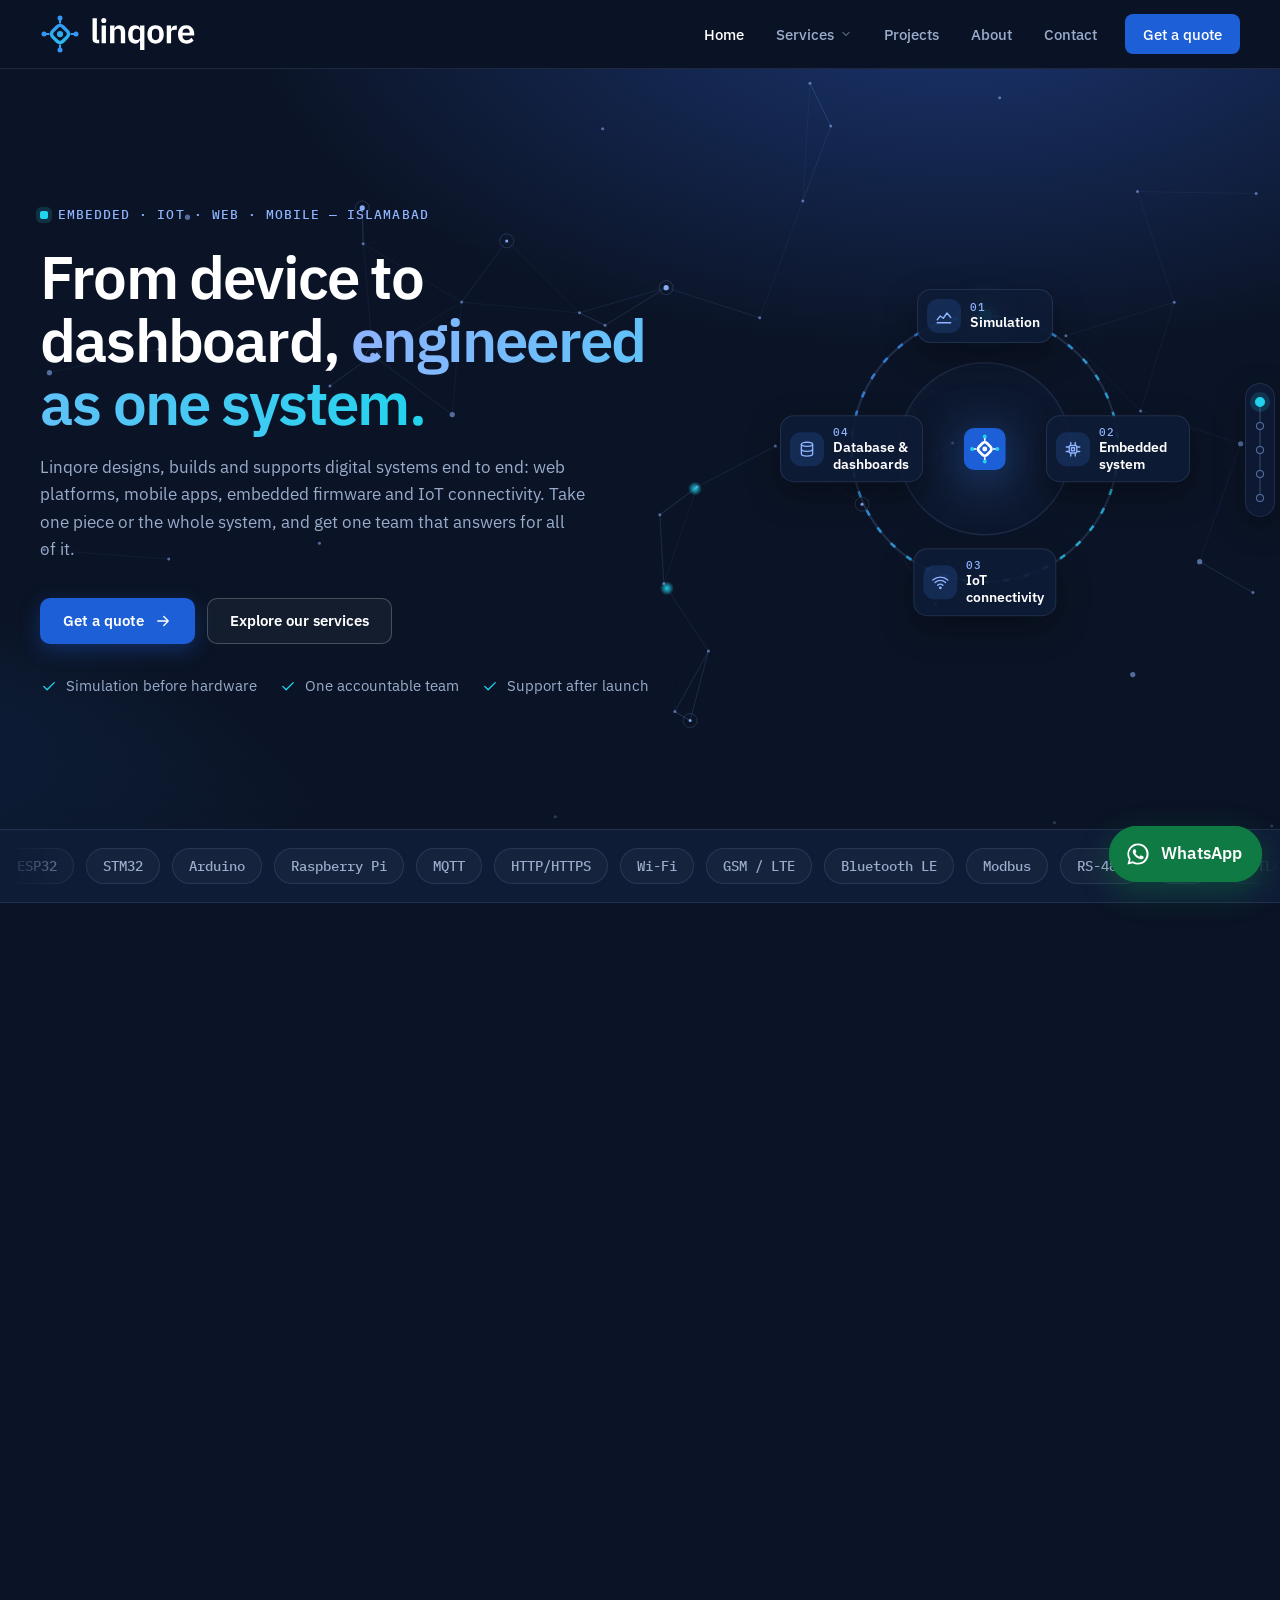
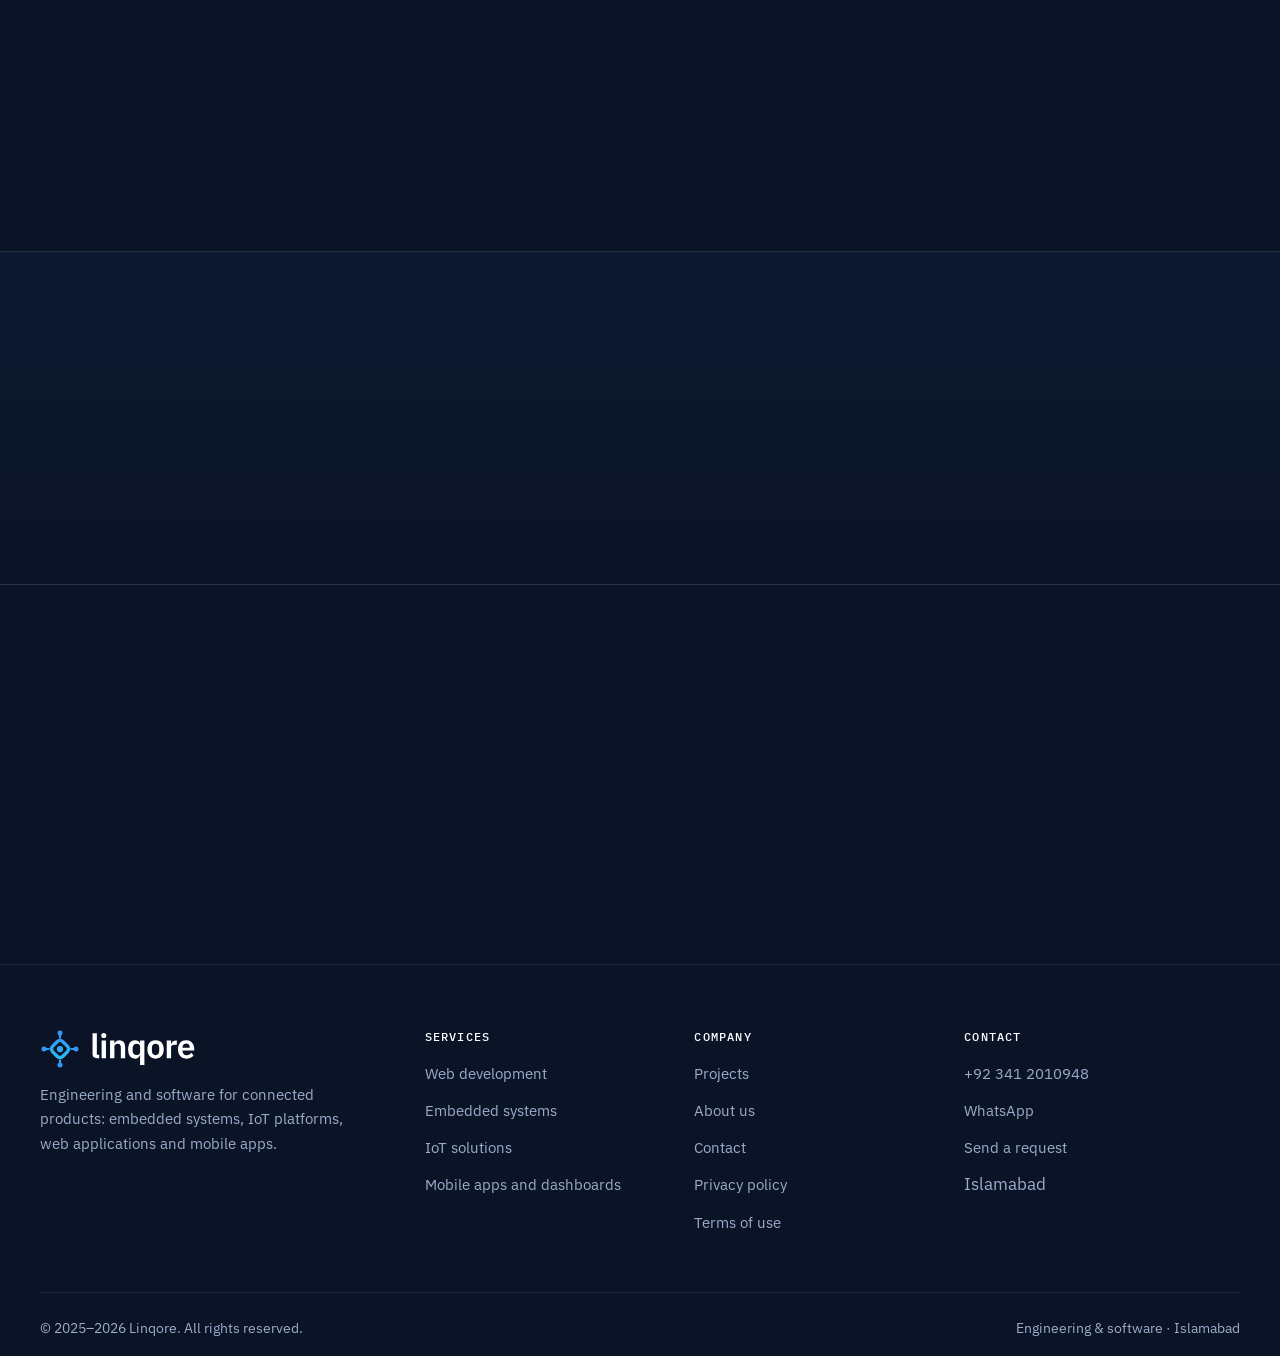
<file: index.html>
<!doctype html>
<html lang="en">
<head>
<meta charset="utf-8">
<meta http-equiv="Content-Security-Policy" content="default-src 'none'; script-src 'self'; style-src 'self'; font-src 'self'; img-src 'self' data:; connect-src 'self' https://formsubmit.co; base-uri 'none'; form-action 'none'; object-src 'none'; manifest-src 'self'; upgrade-insecure-requests">
<meta name="referrer" content="strict-origin-when-cross-origin">
<meta name="viewport" content="width=device-width, initial-scale=1, viewport-fit=cover">
<title>Linqore | Embedded Systems, IoT, Web and Mobile App Development</title>
<meta name="description" content="Linqore designs, builds and supports embedded systems, IoT platforms, web applications and mobile apps, engineered together as one system. Based in Islamabad.">
<link rel="canonical" href="https://123rahmat.github.io/NX/">
<meta name="theme-color" content="#0B1426">
<meta name="format-detection" content="telephone=no">
<meta property="og:type" content="website"><meta property="og:site_name" content="Linqore"><meta property="og:locale" content="en_PK">
<meta property="og:title" content="Linqore | Embedded Systems, IoT, Web and Mobile App Development"><meta property="og:description" content="Linqore designs, builds and supports embedded systems, IoT platforms, web applications and mobile apps, engineered together as one system. Based in Islamabad.">
<meta property="og:url" content="https://123rahmat.github.io/NX/"><meta property="og:image" content="https://123rahmat.github.io/NX/og-image.png"><meta property="og:image:width" content="1200"><meta property="og:image:height" content="630">
<meta name="twitter:card" content="summary_large_image"><meta name="twitter:title" content="Linqore | Embedded Systems, IoT, Web and Mobile App Development"><meta name="twitter:description" content="Linqore designs, builds and supports embedded systems, IoT platforms, web applications and mobile apps, engineered together as one system. Based in Islamabad."><meta name="twitter:image" content="https://123rahmat.github.io/NX/og-image.png">
<link rel="icon" href="data:image/svg+xml,%3Csvg%20xmlns%3D%22http%3A//www.w3.org/2000/svg%22%20viewBox%3D%220%200%2064%2064%22%3E%3Cg%20transform%3D%22translate%280.00%200.00%29%20scale%281.0000%29%22%3E%3Crect%20width%3D%2264%22%20height%3D%2264%22%20rx%3D%2216%22%20fill%3D%22%231D5FD6%22/%3E%3Cg%20transform%3D%22translate%288%208%29%20scale%28.75%29%22%3E%3Crect%20x%3D%2220.5%22%20y%3D%2220.5%22%20width%3D%2223%22%20height%3D%2223%22%20rx%3D%226.5%22%20fill%3D%22none%22%20stroke%3D%22%23FFFFFF%22%20stroke-width%3D%225.5%22%20transform%3D%22rotate%2845%2032%2032%29%22/%3E%3Ccircle%20cx%3D%2232%22%20cy%3D%2232%22%20r%3D%225%22%20fill%3D%22%23FFFFFF%22/%3E%3Cpath%20d%3D%22M32%2014V8.6%22%20stroke%3D%22%23FFFFFF%22%20stroke-width%3D%223.4%22%20stroke-linecap%3D%22round%22%20transform%3D%22rotate%280%2032%2032%29%22/%3E%3Ccircle%20cx%3D%2232%22%20cy%3D%226.4%22%20r%3D%224%22%20fill%3D%22%2322D3EE%22%20transform%3D%22rotate%280%2032%2032%29%22/%3E%3Cpath%20d%3D%22M32%2014V8.6%22%20stroke%3D%22%23FFFFFF%22%20stroke-width%3D%223.4%22%20stroke-linecap%3D%22round%22%20transform%3D%22rotate%2890%2032%2032%29%22/%3E%3Ccircle%20cx%3D%2232%22%20cy%3D%226.4%22%20r%3D%224%22%20fill%3D%22%2322D3EE%22%20transform%3D%22rotate%2890%2032%2032%29%22/%3E%3Cpath%20d%3D%22M32%2014V8.6%22%20stroke%3D%22%23FFFFFF%22%20stroke-width%3D%223.4%22%20stroke-linecap%3D%22round%22%20transform%3D%22rotate%28180%2032%2032%29%22/%3E%3Ccircle%20cx%3D%2232%22%20cy%3D%226.4%22%20r%3D%224%22%20fill%3D%22%2322D3EE%22%20transform%3D%22rotate%28180%2032%2032%29%22/%3E%3Cpath%20d%3D%22M32%2014V8.6%22%20stroke%3D%22%23FFFFFF%22%20stroke-width%3D%223.4%22%20stroke-linecap%3D%22round%22%20transform%3D%22rotate%28270%2032%2032%29%22/%3E%3Ccircle%20cx%3D%2232%22%20cy%3D%226.4%22%20r%3D%224%22%20fill%3D%22%2322D3EE%22%20transform%3D%22rotate%28270%2032%2032%29%22/%3E%3C/g%3E%3C/g%3E%3C/svg%3E" type="image/svg+xml">
<link rel="icon" href="assets/favicon-32.png?v=aaf29b44cd" sizes="32x32" type="image/png">
<link rel="manifest" href="site.webmanifest">
<link rel="apple-touch-icon" href="assets/apple-touch-icon.png?v=e10cc27778">
<link rel="preload" href="fonts/plex-sans-var.woff2" as="font" type="font/woff2" crossorigin>
<link rel="stylesheet" href="assets/site.css?v=6cc2522695">
<script src="assets/site.js?v=d215b8a9df"></script>
<script type="application/ld+json">{"@type": "ProfessionalService", "@id": "https://123rahmat.github.io/NX/#org", "name": "Linqore", "url": "https://123rahmat.github.io/NX/", "foundingDate": "2025", "image": "https://123rahmat.github.io/NX/og-image.png", "logo": "https://123rahmat.github.io/NX/og-image.png", "telephone": "+92 341 2010948", "description": "Engineering and software for connected products: embedded systems, IoT platforms, web applications and mobile apps.", "address": {"@type": "PostalAddress", "addressLocality": "Islamabad", "addressCountry": "PK"}, "areaServed": {"@type": "Country", "name": "Pakistan"}, "currenciesAccepted": "PKR", "contactPoint": {"@type": "ContactPoint", "telephone": "+92 341 2010948", "contactType": "customer service", "availableLanguage": ["English", "Urdu"]}, "@context": "https://schema.org"}</script><script type="application/ld+json">{"@context": "https://schema.org", "@type": "WebSite", "name": "Linqore", "url": "https://123rahmat.github.io/NX/"}</script>
</head>
<body>
<a class="skip" href="#main">Skip to content</a>
<header class="hdr"><div class="wrap">
<a class="brand" href="./" ><img src="assets/logo.svg?v=4b21b2e368" alt="Linqore" width="122" height="32"></a>
<button class="burger" type="button" aria-controls="nav" aria-expanded="false" aria-label="Menu"><span></span></button>
<nav class="nav" id="nav" aria-label="Main">
<a href="./" aria-current="page">Home</a>
<div class="dd"><button type="button" aria-expanded="false" aria-haspopup="true">Services <svg viewBox="0 0 24 24" fill="none" stroke="currentColor" stroke-width="1.8" stroke-linecap="round" stroke-linejoin="round" aria-hidden="true"><path d="m6 9 6 6 6-6"/></svg></button>
<div class="dd-menu"><a href="web-development/"><span class="ico"><svg viewBox="0 0 24 24" fill="none" stroke="currentColor" stroke-width="1.8" stroke-linecap="round" stroke-linejoin="round" aria-hidden="true"><rect x="3" y="4" width="18" height="14" rx="2"/><path d="M3 8h18M7 21h10M12 18v3"/></svg></span><span><b>Web development</b><small>Websites, portals and admin panels</small></span></a><a href="embedded-systems/"><span class="ico"><svg viewBox="0 0 24 24" fill="none" stroke="currentColor" stroke-width="1.8" stroke-linecap="round" stroke-linejoin="round" aria-hidden="true"><rect x="7" y="7" width="10" height="10" rx="1.5"/><path d="M10 10h4v4h-4zM9 3v4M15 3v4M9 17v4M15 17v4M3 9h4M3 15h4M17 9h4M17 15h4"/></svg></span><span><b>Embedded systems</b><small>Firmware for ESP32, STM32 and Arduino</small></span></a><a href="iot-solutions/"><span class="ico"><svg viewBox="0 0 24 24" fill="none" stroke="currentColor" stroke-width="1.8" stroke-linecap="round" stroke-linejoin="round" aria-hidden="true"><path d="M7 18a4.5 4.5 0 0 1-.5-9 6 6 0 0 1 11.5 1.5A3.75 3.75 0 0 1 17.5 18z"/><path d="M12 12v6M9.5 14.5 12 12l2.5 2.5"/></svg></span><span><b>IoT solutions</b><small>Devices, connectivity and cloud</small></span></a><a href="mobile-apps/"><span class="ico"><svg viewBox="0 0 24 24" fill="none" stroke="currentColor" stroke-width="1.8" stroke-linecap="round" stroke-linejoin="round" aria-hidden="true"><rect x="7" y="2.5" width="10" height="19" rx="2.2"/><path d="M11 18.5h2"/></svg></span><span><b>Mobile apps and dashboards</b><small>Android, iOS and web dashboards</small></span></a><a class="all" href="services/">All services <svg viewBox="0 0 24 24" fill="none" stroke="currentColor" stroke-width="1.8" stroke-linecap="round" stroke-linejoin="round" aria-hidden="true" class="arr"><path d="M5 12h14M13 6l6 6-6 6"/></svg></a></div></div>
<a href="projects/">Projects</a>
<a href="about/">About</a>
<a href="contact/">Contact</a>
<a class="btn cta" href="contact/">Get a quote</a>
</nav></div></header>
<main id="main">
<section class="hero"><canvas id="net" aria-hidden="true"></canvas><div class="wrap">
<div>
<span class="eyebrow">Embedded · IoT · Web · Mobile — Islamabad</span>
<h1>From device to dashboard, <span class="grad">engineered as one system.</span></h1>
<p class="lead">Linqore designs, builds and supports digital systems end to end: web platforms, mobile apps, embedded firmware and IoT connectivity. Take one piece or the whole system, and get one team that answers for all of it.</p>
<div class="btns"><a class="btn btn-p" href="contact/">Get a quote <svg viewBox="0 0 24 24" fill="none" stroke="currentColor" stroke-width="1.8" stroke-linecap="round" stroke-linejoin="round" aria-hidden="true" class="arr"><path d="M5 12h14M13 6l6 6-6 6"/></svg></a><a class="btn btn-g" href="services/">Explore our services</a></div>
<ul class="checks"><li><svg viewBox="0 0 24 24" fill="none" stroke="currentColor" stroke-width="1.8" stroke-linecap="round" stroke-linejoin="round" aria-hidden="true"><path d="m5 12.5 4.5 4.5L19 7.5"/></svg>Simulation before hardware</li><li><svg viewBox="0 0 24 24" fill="none" stroke="currentColor" stroke-width="1.8" stroke-linecap="round" stroke-linejoin="round" aria-hidden="true"><path d="m5 12.5 4.5 4.5L19 7.5"/></svg>One accountable team</li><li><svg viewBox="0 0 24 24" fill="none" stroke="currentColor" stroke-width="1.8" stroke-linecap="round" stroke-linejoin="round" aria-hidden="true"><path d="m5 12.5 4.5 4.5L19 7.5"/></svg>Support after launch</li></ul>
</div>
<figure class="cycle" aria-label="Our work cycle: simulation, embedded system, IoT connectivity, database and dashboards">
<svg class="cy-ring" viewBox="0 0 400 400" aria-hidden="true"><defs><linearGradient id="cyg" x1="0" y1="0" x2="1" y2="1"><stop offset="0" stop-color="#3B82F6"/><stop offset="1" stop-color="#22D3EE"/></linearGradient></defs><circle class="trk" cx="200" cy="200" r="130"/><circle class="flw" cx="200" cy="200" r="130"/><circle class="in" cx="200" cy="200" r="84"/></svg>
<div class="cy-orbit" aria-hidden="true"><span></span></div>
<div class="cy-hub"><span class="cy-logo"><svg viewBox="0 0 64 64" aria-hidden="true"><g transform="translate(0.00 0.00) scale(1.0000)"><rect width="64" height="64" rx="16" fill="#1D5FD6"/><g transform="translate(8 8) scale(.75)"><rect x="20.5" y="20.5" width="23" height="23" rx="6.5" fill="none" stroke="#FFFFFF" stroke-width="5.5" transform="rotate(45 32 32)"/><circle cx="32" cy="32" r="5" fill="#FFFFFF"/><path d="M32 14V8.6" stroke="#FFFFFF" stroke-width="3.4" stroke-linecap="round" transform="rotate(0 32 32)"/><circle cx="32" cy="6.4" r="4" fill="#22D3EE" transform="rotate(0 32 32)"/><path d="M32 14V8.6" stroke="#FFFFFF" stroke-width="3.4" stroke-linecap="round" transform="rotate(90 32 32)"/><circle cx="32" cy="6.4" r="4" fill="#22D3EE" transform="rotate(90 32 32)"/><path d="M32 14V8.6" stroke="#FFFFFF" stroke-width="3.4" stroke-linecap="round" transform="rotate(180 32 32)"/><circle cx="32" cy="6.4" r="4" fill="#22D3EE" transform="rotate(180 32 32)"/><path d="M32 14V8.6" stroke="#FFFFFF" stroke-width="3.4" stroke-linecap="round" transform="rotate(270 32 32)"/><circle cx="32" cy="6.4" r="4" fill="#22D3EE" transform="rotate(270 32 32)"/></g></g></svg></span></div>
<div class="cy-st s1"><span class="cy-ic"><svg viewBox="0 0 24 24" fill="none" stroke="currentColor" stroke-width="1.8" stroke-linecap="round" stroke-linejoin="round" aria-hidden="true"><path d="M3 17l4-5 4 3 5-7 5 6"/><path d="M3 21h18"/></svg></span><span class="cy-tx"><small>01</small><b>Simulation</b><em>MATLAB/Simulink</em></span></div><div class="cy-st s2"><span class="cy-ic"><svg viewBox="0 0 24 24" fill="none" stroke="currentColor" stroke-width="1.8" stroke-linecap="round" stroke-linejoin="round" aria-hidden="true"><rect x="7" y="7" width="10" height="10" rx="1.5"/><path d="M10 10h4v4h-4zM9 3v4M15 3v4M9 17v4M15 17v4M3 9h4M3 15h4M17 9h4M17 15h4"/></svg></span><span class="cy-tx"><small>02</small><b>Embedded system</b><em>ESP32</em></span></div><div class="cy-st s3"><span class="cy-ic"><svg viewBox="0 0 24 24" fill="none" stroke="currentColor" stroke-width="1.8" stroke-linecap="round" stroke-linejoin="round" aria-hidden="true"><path d="M2 9a15 15 0 0 1 20 0M5 12.5a10 10 0 0 1 14 0M8.5 16a5 5 0 0 1 7 0"/><circle cx="12" cy="19.5" r="1"/></svg></span><span class="cy-tx"><small>03</small><b>IoT connectivity</b><em>Wi-Fi</em></span></div><div class="cy-st s4"><span class="cy-ic"><svg viewBox="0 0 24 24" fill="none" stroke="currentColor" stroke-width="1.8" stroke-linecap="round" stroke-linejoin="round" aria-hidden="true"><ellipse cx="12" cy="5.5" rx="7.5" ry="2.8"/><path d="M4.5 5.5v13c0 1.5 3.4 2.8 7.5 2.8s7.5-1.3 7.5-2.8v-13"/><path d="M4.5 12c0 1.5 3.4 2.8 7.5 2.8s7.5-1.3 7.5-2.8"/></svg></span><span class="cy-tx"><small>04</small><b>Database &amp; dashboards</b><em>Cloud database</em></span></div>
<figcaption class="sr">We simulate the system, build the embedded device, connect it through IoT and store its data in a database shown on live dashboards.</figcaption>
</figure>
</div></section>
<section class="marq" aria-label="Technologies we work with"><div class="marq-wrap"><div class="marq-in"><span>ESP32</span><span>STM32</span><span>Arduino</span><span>Raspberry Pi</span><span>MQTT</span><span>HTTP/HTTPS</span><span>Wi-Fi</span><span>GSM / LTE</span><span>Bluetooth LE</span><span>Modbus</span><span>RS-485</span><span>CAN</span><span>MATLAB/Simulink</span><span>Proteus</span><span>Python</span><span>PyTorch</span><span>Android</span><span>iOS</span><span>REST APIs</span><span>TLS</span><span aria-hidden="true">ESP32</span><span aria-hidden="true">STM32</span><span aria-hidden="true">Arduino</span><span aria-hidden="true">Raspberry Pi</span><span aria-hidden="true">MQTT</span><span aria-hidden="true">HTTP/HTTPS</span><span aria-hidden="true">Wi-Fi</span><span aria-hidden="true">GSM / LTE</span><span aria-hidden="true">Bluetooth LE</span><span aria-hidden="true">Modbus</span><span aria-hidden="true">RS-485</span><span aria-hidden="true">CAN</span><span aria-hidden="true">MATLAB/Simulink</span><span aria-hidden="true">Proteus</span><span aria-hidden="true">Python</span><span aria-hidden="true">PyTorch</span><span aria-hidden="true">Android</span><span aria-hidden="true">iOS</span><span aria-hidden="true">REST APIs</span><span aria-hidden="true">TLS</span></div></div></section>

<section class="proof" aria-label="Results"><div class="wrap"><div class="stats" data-rv>
<div><b>7</b><span>Systems delivered, device to app</span></div><div><b>6</b><span>Engineering disciplines in one team</span></div>
<div><b>4</b><span>Connectivity options: Wi-Fi, GSM, BLE, wired</span></div><div><b>100%</b><span>Written scope before work starts</span></div>
</div></div></section>

<section class="sec"><div class="wrap">
<div class="sec-h" data-rv><span class="kick">Services</span><h2>What we build</h2><p>Hardware and software engineering under one roof, delivered against a single written scope.</p></div>
<div class="bento"><a class="tile spot b-web" href="web-development/" data-rv><div class="tv"><svg viewBox="0 0 320 150" aria-hidden="true"><rect x="10" y="10" width="300" height="130" rx="10" class="bv-frame"/><path d="M10 34h300" class="bv-line"/><circle cx="26" cy="22" r="4" class="bv-dot"/><circle cx="40" cy="22" r="4" class="bv-dot"/><circle cx="54" cy="22" r="4" class="bv-dot"/><rect x="28" y="50" width="120" height="12" rx="4" class="bv-fill"/><rect x="28" y="70" width="90" height="7" rx="3.5" class="bv-soft"/><rect x="28" y="84" width="104" height="7" rx="3.5" class="bv-soft"/><rect x="28" y="104" width="62" height="20" rx="6" class="bv-acc bv-pulse"/><rect x="176" y="48" width="116" height="76" rx="8" class="bv-frame"/><path d="M188 110l22-24 18 12 26-30 26 16" class="bv-draw"/></svg></div><div class="tt"><h3>Websites and web platforms</h3><p>Company websites, customer portals and admin systems that load fast, stay secure and can be updated by your own team without calling a developer.</p><span class="more">Learn more <svg viewBox="0 0 24 24" fill="none" stroke="currentColor" stroke-width="1.8" stroke-linecap="round" stroke-linejoin="round" aria-hidden="true" class="arr"><path d="M5 12h14M13 6l6 6-6 6"/></svg></span></div></a><a class="tile spot b-fw" href="embedded-systems/" data-rv><div class="tv"><svg viewBox="0 0 220 300" aria-hidden="true"><rect x="50" y="40" width="120" height="120" rx="18" class="bv-frame"/><rect x="80" y="70" width="60" height="60" rx="10" class="bv-acc"/><circle cx="110" cy="100" r="9" class="bv-hole"/><path d="M70 40V24M70 160v16M50 60H34M170 60h16" class="bv-line"/><path d="M90 40V24M90 160v16M50 80H34M170 80h16" class="bv-line"/><path d="M110 40V24M110 160v16M50 100H34M170 100h16" class="bv-line"/><path d="M130 40V24M130 160v16M50 120H34M170 120h16" class="bv-line"/><path d="M150 40V24M150 160v16M50 140H34M170 140h16" class="bv-line"/><g class="bv-code"><text x="24" y="210">while (1) {</text><text x="40" y="232">read_sensors();</text><text x="40" y="254">control();</text><text x="24" y="276">}<tspan class="bv-blink">_</tspan></text></g></svg></div><div class="tt"><h3>Embedded firmware</h3><p>The code that runs on the device: reading sensors, controlling motors and relays, saving power and handling faults.</p><span class="more">Learn more <svg viewBox="0 0 24 24" fill="none" stroke="currentColor" stroke-width="1.8" stroke-linecap="round" stroke-linejoin="round" aria-hidden="true" class="arr"><path d="M5 12h14M13 6l6 6-6 6"/></svg></span></div></a><a class="tile spot b-con" href="iot-solutions/" data-rv><div class="tv"><svg viewBox="0 0 220 150" aria-hidden="true"><circle cx="60" cy="96" r="10" class="bv-acc"/><path d="M60 72a24 24 0 0 1 24 24M60 52a44 44 0 0 1 44 44M60 32a64 64 0 0 1 64 64" class="bv-wave"/><path d="M146 46a18 18 0 0 1 34-6 14 14 0 0 1 8 26h-40a12 12 0 0 1-2-20z" class="bv-frame"/><path d="M128 96h40" class="bv-dash"/></svg></div><div class="tt"><h3>Connectivity and cloud</h3><p>Secure connection between the device and a server, data storage, remote commands and over-the-air updates.</p><span class="more">Learn more <svg viewBox="0 0 24 24" fill="none" stroke="currentColor" stroke-width="1.8" stroke-linecap="round" stroke-linejoin="round" aria-hidden="true" class="arr"><path d="M5 12h14M13 6l6 6-6 6"/></svg></span></div></a><a class="tile spot b-dash" href="mobile-apps/" data-rv><div class="tv"><svg viewBox="0 0 220 150" aria-hidden="true"><path d="M20 128h180" class="bv-line"/><rect x="30" y="82" width="20" height="46" rx="5" class="bv-bar" data-d="0"/><rect x="64" y="50" width="20" height="78" rx="5" class="bv-bar" data-d="1"/><rect x="98" y="70" width="20" height="58" rx="5" class="bv-bar" data-d="2"/><rect x="132" y="30" width="20" height="98" rx="5" class="bv-bar" data-d="3"/><rect x="166" y="58" width="20" height="70" rx="5" class="bv-bar" data-d="4"/><circle cx="190" cy="26" r="6" class="bv-acc bv-pulse"/></svg></div><div class="tt"><h3>Dashboards and mobile apps</h3><p>Screens that show what your system is doing, send commands and raise alerts, built for the people who use the system every day.</p><span class="more">Learn more <svg viewBox="0 0 24 24" fill="none" stroke="currentColor" stroke-width="1.8" stroke-linecap="round" stroke-linejoin="round" aria-hidden="true" class="arr"><path d="M5 12h14M13 6l6 6-6 6"/></svg></span></div></a><a class="tile spot b-sim" href="embedded-systems/" data-rv><div class="tv"><svg viewBox="0 0 220 150" aria-hidden="true"><path d="M20 120V24M20 120h184" class="bv-line"/><path d="M24 96c20-50 36-50 56 0s36 50 56 0 36-50 56 0" class="bv-draw"/><circle cx="80" cy="96" r="5" class="bv-acc"/><circle cx="136" cy="96" r="5" class="bv-acc"/></svg></div><div class="tt"><h3>Simulation and testing</h3><p>Model the machine, tank, motor or building and run the firmware against it, so mistakes show up before real hardware is involved.</p><span class="more">Learn more <svg viewBox="0 0 24 24" fill="none" stroke="currentColor" stroke-width="1.8" stroke-linecap="round" stroke-linejoin="round" aria-hidden="true" class="arr"><path d="M5 12h14M13 6l6 6-6 6"/></svg></span></div></a><a class="tile spot b-int" href="iot-solutions/" data-rv><div class="tv"><svg viewBox="0 0 320 150" aria-hidden="true"><path d="M160 75L50 34" class="bv-dash"/><rect x="28" y="20" width="44" height="28" rx="8" class="bv-frame"/><path d="M160 75L50 116" class="bv-dash"/><rect x="28" y="102" width="44" height="28" rx="8" class="bv-frame"/><path d="M160 75L270 34" class="bv-dash"/><rect x="248" y="20" width="44" height="28" rx="8" class="bv-frame"/><path d="M160 75L270 116" class="bv-dash"/><rect x="248" y="102" width="44" height="28" rx="8" class="bv-frame"/><circle cx="160" cy="75" r="22" class="bv-acc"/><circle cx="160" cy="75" r="8" class="bv-hole"/></svg></div><div class="tt"><h3>Integration and support</h3><p>Connect devices to the systems you already use, help with installation and keep the software working after delivery.</p><span class="more">Learn more <svg viewBox="0 0 24 24" fill="none" stroke="currentColor" stroke-width="1.8" stroke-linecap="round" stroke-linejoin="round" aria-hidden="true" class="arr"><path d="M5 12h14M13 6l6 6-6 6"/></svg></span></div></a></div>
</div></section>


<section class="sec"><div class="wrap">
<div class="sec-h row" data-rv><div><span class="kick">Selected projects</span><h2>Projects</h2><p>A selection of systems we have designed and delivered, from firmware on the device to the application that controls it.</p></div><a class="btn btn-g" href="projects/">See all projects <svg viewBox="0 0 24 24" fill="none" stroke="currentColor" stroke-width="1.8" stroke-linecap="round" stroke-linejoin="round" aria-hidden="true" class="arr"><path d="M5 12h14M13 6l6 6-6 6"/></svg></a></div>
<div class="pgrid"><article class="proj spot" data-cat="Embedded and IoT" data-rv><div class="pv"><svg viewBox="0 0 400 250" aria-hidden="true" preserveAspectRatio="xMidYMid meet"><g fill="none" stroke="currentColor" stroke-width="2" stroke-linecap="round" opacity=".9" transform="translate(200 125)"><path d="M-12 10a12 12 0 0 1 24 0" opacity="1.00"/><path d="M-22 10a22 22 0 0 1 44 0" opacity="0.88"/><path d="M-32 10a32 32 0 0 1 64 0" opacity="0.76"/><path d="M-42 10a42 42 0 0 1 84 0" opacity="0.64"/><path d="M-52 10a52 52 0 0 1 104 0" opacity="0.52"/><path d="M-62 10a62 62 0 0 1 124 0" opacity="0.40"/><path d="M-62 10v18M62 10v14M-42 10v26M42 10v24M-22 10v30M22 10v28M0 0v44"/><rect class="a-scan" x="-75" y="-60" width="150" height="3" rx="1.5" fill="#22D3EE" stroke="none" opacity=".8"/></g></svg><span class="badge">Completed</span></div><div class="pb"><div class="cat">Embedded and IoT<span>2025</span></div><h3>Smart attendance system</h3><p>Fingerprint attendance on ESP32. Admins enrol and remove people from a mobile app, each scan is time-stamped and sent to the server over HTTP, and removing a company revokes access for all of its users.</p><ul class="tags"><li>ESP32</li><li>Fingerprint sensor</li><li>HTTP</li><li>Mobile app</li></ul></div></article><article class="proj spot" data-cat="Power and energy" data-rv><div class="pv"><svg viewBox="0 0 400 250" aria-hidden="true" preserveAspectRatio="xMidYMid meet"><g fill="none" stroke-width="2.5" stroke-linecap="round"><path d="M20 160h360" stroke="rgba(143,180,255,.2)"/><path class="a-draw" stroke="#22D3EE" d="M20 125c30-60 50-60 80 0s50 60 80 0 50-60 80 0 50 60 80 0 40-50 40-50"/><path class="a-draw" stroke="currentColor" opacity=".6" d="M20 135c30-40 50-40 80 0s50 40 80 0 50-40 80 0 50 40 80 0 40-30 40-30"/></g><g font-family="IBM Plex Mono,monospace" font-size="13" fill="currentColor" text-anchor="end"><text x="376" y="36">V 229.8</text><text x="376" y="56" fill="#22D3EE">A 4.12</text><text x="376" y="76" class="a-blink">MQTT</text></g></svg><span class="badge">Completed</span></div><div class="pb"><div class="cat">Power and energy<span>2025</span></div><h3>Real-time remote power monitoring</h3><p>Measures voltage and current with sensors on an ESP32 and publishes the readings over MQTT, so power use can be monitored remotely on a mobile screen.</p><ul class="tags"><li>ESP32</li><li>MQTT</li><li>Voltage and current sensors</li></ul></div></article><article class="proj spot" data-cat="Power and energy" data-rv><div class="pv"><svg viewBox="0 0 400 250" aria-hidden="true" preserveAspectRatio="xMidYMid meet"><g transform="translate(70 70) skewX(-12)" fill="rgba(143,180,255,.08)" stroke="currentColor" stroke-width="1.5"><rect x="0" y="0" width="32" height="24" rx="2"/><rect x="36" y="0" width="32" height="24" rx="2"/><rect x="72" y="0" width="32" height="24" rx="2"/><rect x="108" y="0" width="32" height="24" rx="2"/><rect x="0" y="28" width="32" height="24" rx="2"/><rect x="36" y="28" width="32" height="24" rx="2"/><rect x="72" y="28" width="32" height="24" rx="2"/><rect x="108" y="28" width="32" height="24" rx="2"/><rect x="0" y="56" width="32" height="24" rx="2"/><rect x="36" y="56" width="32" height="24" rx="2"/><rect x="72" y="56" width="32" height="24" rx="2"/><rect x="108" y="56" width="32" height="24" rx="2"/><rect x="0" y="84" width="32" height="24" rx="2"/><rect x="36" y="84" width="32" height="24" rx="2"/><rect x="72" y="84" width="32" height="24" rx="2"/><rect x="108" y="84" width="32" height="24" rx="2"/><rect x="72" y="28" width="32" height="24" rx="2" fill="rgba(217,119,6,.35)" stroke="#F59E0B" class="a-pulse"/></g><g fill="none" stroke-width="2.5"><path d="M250 190V70M250 190h120" stroke="rgba(143,180,255,.3)"/><path class="a-draw" stroke="#22D3EE" d="M252 90h70c20 0 30 10 38 40l8 58"/></g><circle cx="330" cy="104" r="5" fill="#22D3EE" class="a-pulse"/></svg><span class="badge">Completed</span></div><div class="pb"><div class="cat">Power and energy<span>2023</span></div><h3>Solar fault and damage detection</h3><p>Measures irradiance, temperature and operating voltage and current, plots the I-V curve and operating point in Python, locates a fault on screen and disconnects the faulty panel through a relay.</p><ul class="tags"><li>Arduino</li><li>ESP32</li><li>TCP</li><li>Python</li><li>I-V curve</li></ul></div></article></div>
</div></section>

<section class="sec alt" aria-label="Our commitment"><div class="wrap quote" data-rv><blockquote>&ldquo;Clear scope, careful engineering and honest communication, from the first conversation to long after launch.&rdquo;</blockquote><cite>Our commitment on every project</cite></div></section>

<section class="sec"><div class="wrap"><div class="cta-band" data-rv><div><h2>Have a project in mind? Let us build it right.</h2><p>Share your requirements. We will reply with a written scope, a realistic timeline and an itemised quotation, with no obligation.</p></div>
<div class="btns"><a class="btn btn-l" href="contact/">Get a quote <svg viewBox="0 0 24 24" fill="none" stroke="currentColor" stroke-width="1.8" stroke-linecap="round" stroke-linejoin="round" aria-hidden="true" class="arr"><path d="M5 12h14M13 6l6 6-6 6"/></svg></a><a class="btn btn-wa" href="https://wa.me/923412010948?text=Hi%20Linqore%2C%20I%27d%20like%20to%20discuss%20a%20project." target="_blank" rel="noopener noreferrer"><svg viewBox="0 0 32 32" aria-hidden="true"><path fill="currentColor" d="M16 3a13 13 0 0 0-11.2 19.6L3 29l6.6-1.7A13 13 0 1 0 16 3zm0 23.7c-2 0-4-.6-5.7-1.6l-.4-.2-3.9 1 1-3.8-.3-.4A10.7 10.7 0 1 1 16 26.7zm5.9-8c-.3-.2-1.9-1-2.2-1s-.5-.2-.7.2-.8 1-1 1.2-.4.2-.7 0a8.8 8.8 0 0 1-4.4-3.8c-.3-.6.3-.5 1-1.7.1-.2 0-.4 0-.6l-1-2.4c-.3-.6-.5-.5-.7-.5h-.6c-.2 0-.6 0-.9.4s-1.2 1.1-1.2 2.7 1.2 3.2 1.4 3.4 2.4 3.6 5.7 5c2.1.9 3 1 4 .8.7-.1 1.9-.8 2.2-1.5s.3-1.4.2-1.5-.3-.2-.6-.4z"/></svg> WhatsApp</a></div></div></div></section>
</main>
<footer class="ftr"><div class="wrap">
<div class="cols">
<div><a class="brand" href="./"><img src="assets/logo.svg?v=4b21b2e368" alt="Linqore" width="122" height="32"></a><p>Engineering and software for connected products: embedded systems, IoT platforms, web applications and mobile apps.</p></div>
<div><h2 class="fh">Services</h2><ul><li><a href="web-development/">Web development</a></li><li><a href="embedded-systems/">Embedded systems</a></li><li><a href="iot-solutions/">IoT solutions</a></li><li><a href="mobile-apps/">Mobile apps and dashboards</a></li></ul></div>
<div><h2 class="fh">Company</h2><ul><li><a href="projects/">Projects</a></li><li><a href="about/">About us</a></li><li><a href="contact/">Contact</a></li><li><a href="privacy/">Privacy policy</a></li><li><a href="terms/">Terms of use</a></li></ul></div>
<div><h2 class="fh">Contact</h2><ul><li><a href="tel:+923412010948">+92 341 2010948</a></li><li><a href="https://wa.me/923412010948?text=Hi%20Linqore%2C%20I%27d%20like%20to%20discuss%20a%20project." target="_blank" rel="noopener noreferrer">WhatsApp</a></li><li><a href="contact/">Send a request</a></li><li>Islamabad</li></ul></div>
</div>
<div class="bot"><span>&copy; 2025&ndash;<span id="yr">2026</span> Linqore. All rights reserved.</span><span>Engineering &amp; software &middot; Islamabad</span></div>
</div></footer>
<a class="wa-fab" href="https://wa.me/923412010948?text=Hi%20Linqore%2C%20I%27d%20like%20to%20discuss%20a%20project." target="_blank" rel="noopener noreferrer" aria-label="Chat with us on WhatsApp"><svg viewBox="0 0 32 32" aria-hidden="true"><path fill="currentColor" d="M16 3a13 13 0 0 0-11.2 19.6L3 29l6.6-1.7A13 13 0 1 0 16 3zm0 23.7c-2 0-4-.6-5.7-1.6l-.4-.2-3.9 1 1-3.8-.3-.4A10.7 10.7 0 1 1 16 26.7zm5.9-8c-.3-.2-1.9-1-2.2-1s-.5-.2-.7.2-.8 1-1 1.2-.4.2-.7 0a8.8 8.8 0 0 1-4.4-3.8c-.3-.6.3-.5 1-1.7.1-.2 0-.4 0-.6l-1-2.4c-.3-.6-.5-.5-.7-.5h-.6c-.2 0-.6 0-.9.4s-1.2 1.1-1.2 2.7 1.2 3.2 1.4 3.4 2.4 3.6 5.7 5c2.1.9 3 1 4 .8.7-.1 1.9-.8 2.2-1.5s.3-1.4.2-1.5-.3-.2-.6-.4z"/></svg><span>WhatsApp</span></a>
</body>
</html>
</file>
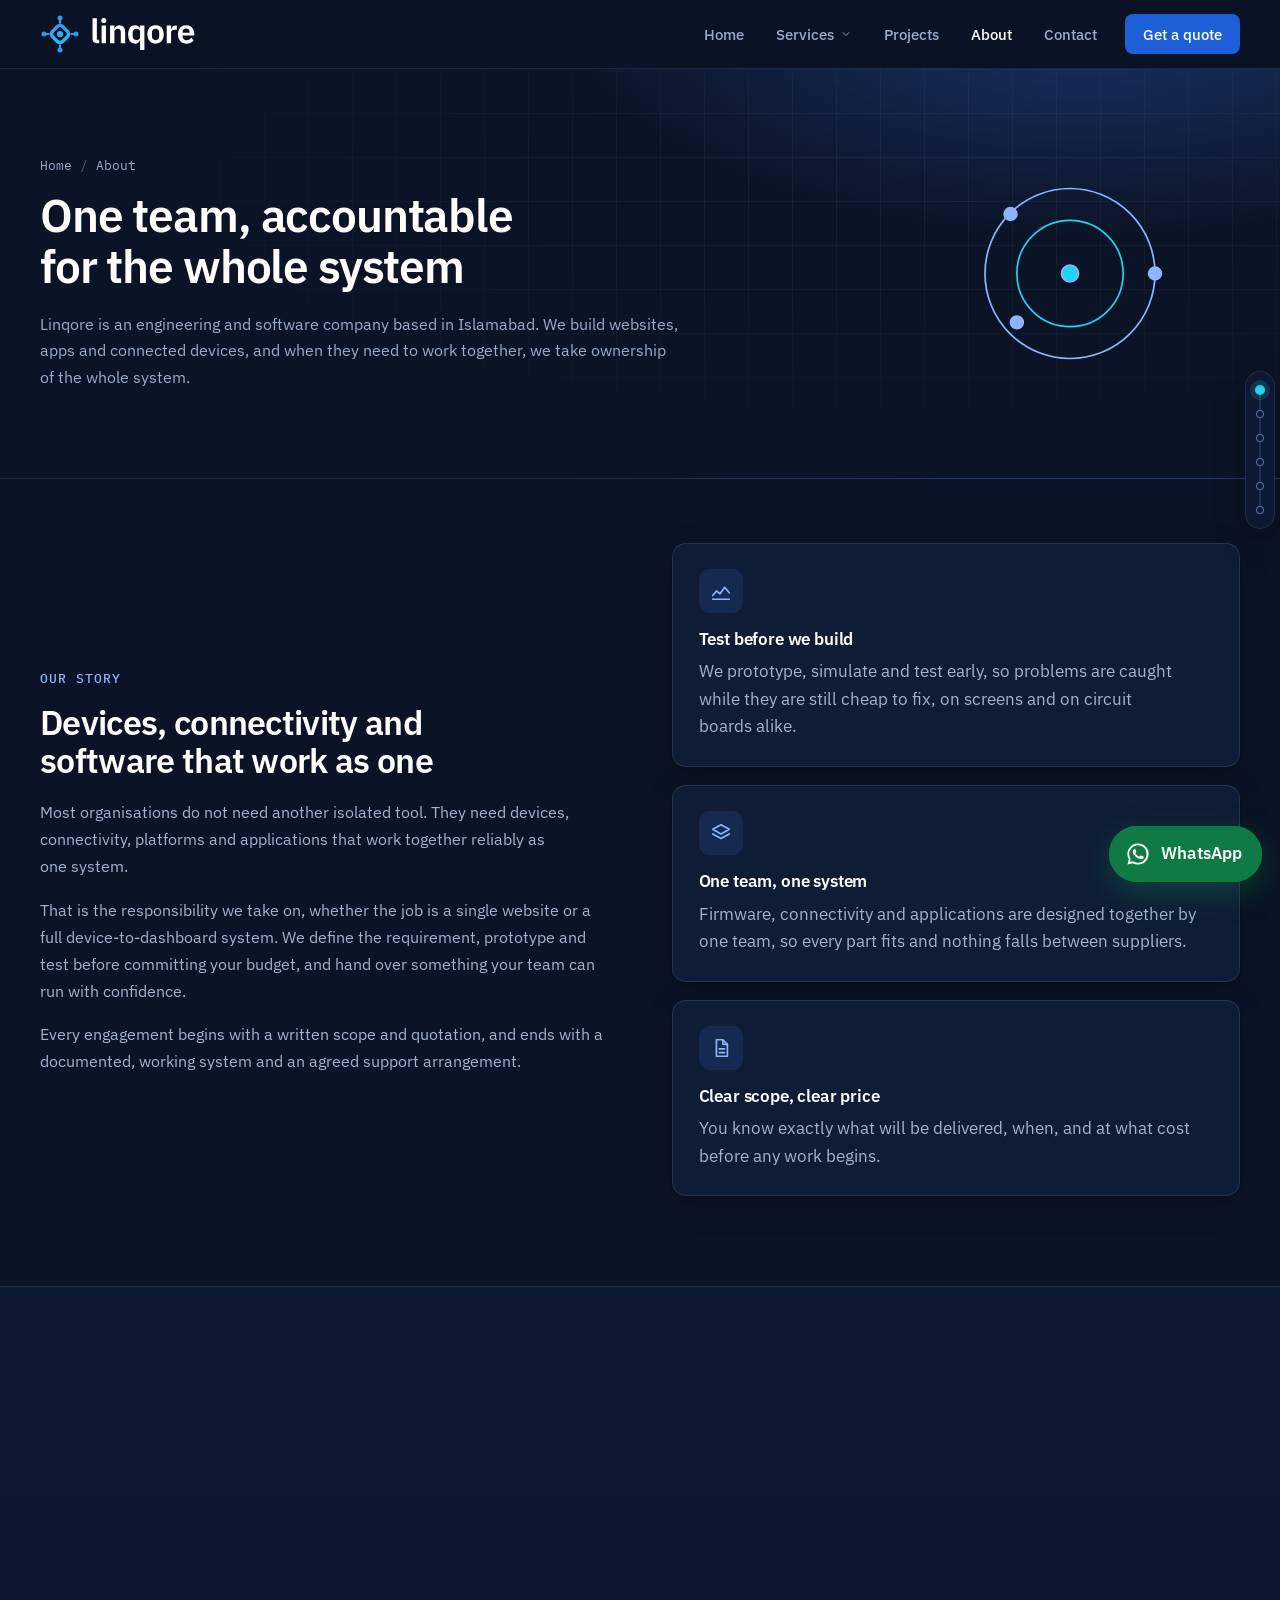
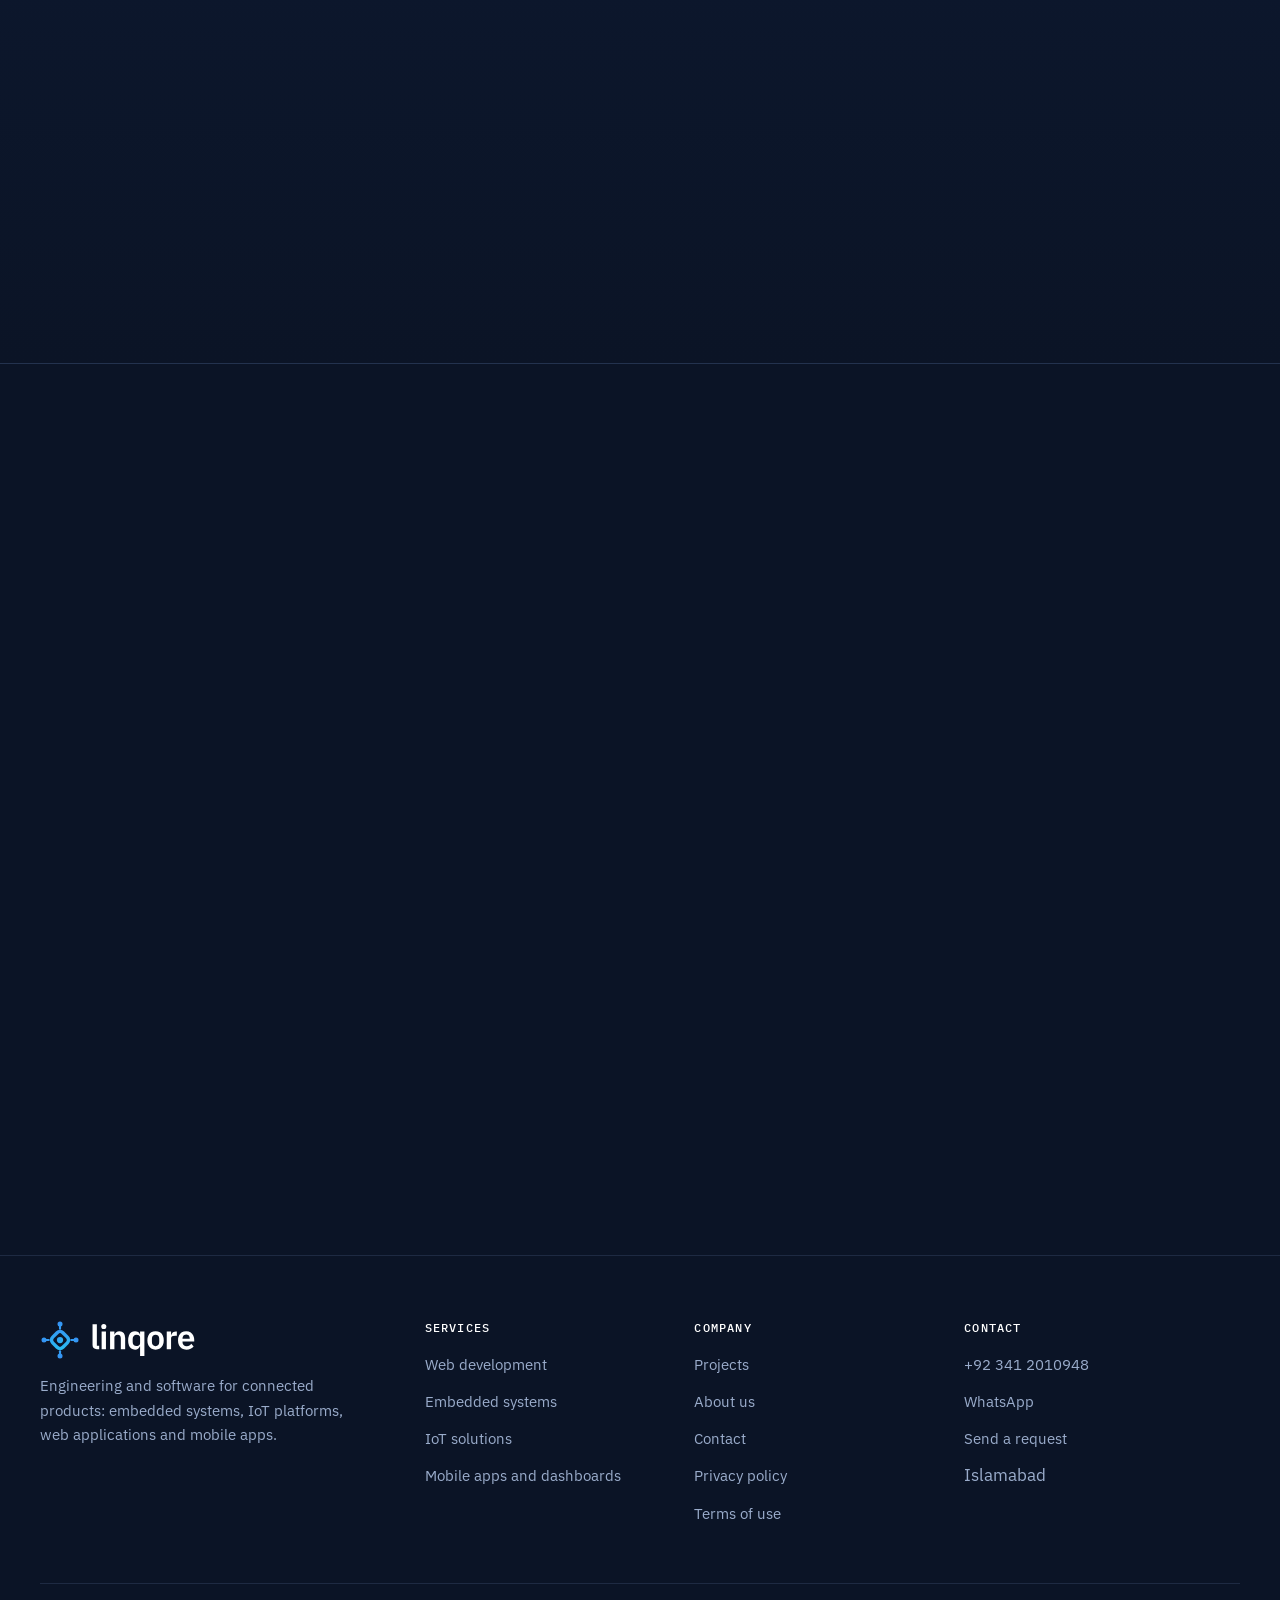
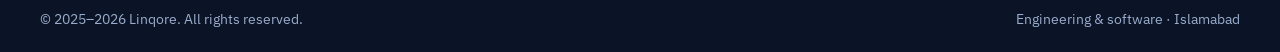
<file: about/index.html>
<!doctype html>
<html lang="en">
<head>
<meta charset="utf-8">
<meta http-equiv="Content-Security-Policy" content="default-src 'none'; script-src 'self'; style-src 'self'; font-src 'self'; img-src 'self' data:; connect-src 'self' https://formsubmit.co; base-uri 'none'; form-action 'none'; object-src 'none'; manifest-src 'self'; upgrade-insecure-requests">
<meta name="referrer" content="strict-origin-when-cross-origin">
<meta name="viewport" content="width=device-width, initial-scale=1, viewport-fit=cover">
<title>About Linqore: Engineering and Software Company in Islamabad</title>
<meta name="description" content="Linqore is an engineering and software company based in Islamabad. We build websites, apps and connected devices, and when they need to work together, we take ownership of the whole system.">
<link rel="canonical" href="https://123rahmat.github.io/NX/about/">
<meta name="theme-color" content="#0B1426">
<meta name="format-detection" content="telephone=no">
<meta property="og:type" content="website"><meta property="og:site_name" content="Linqore"><meta property="og:locale" content="en_PK">
<meta property="og:title" content="About Linqore: Engineering and Software Company in Islamabad"><meta property="og:description" content="Linqore is an engineering and software company based in Islamabad. We build websites, apps and connected devices, and when they need to work together, we take ownership of the whole system.">
<meta property="og:url" content="https://123rahmat.github.io/NX/about/"><meta property="og:image" content="https://123rahmat.github.io/NX/og-image.png"><meta property="og:image:width" content="1200"><meta property="og:image:height" content="630">
<meta name="twitter:card" content="summary_large_image"><meta name="twitter:title" content="About Linqore: Engineering and Software Company in Islamabad"><meta name="twitter:description" content="Linqore is an engineering and software company based in Islamabad. We build websites, apps and connected devices, and when they need to work together, we take ownership of the whole system."><meta name="twitter:image" content="https://123rahmat.github.io/NX/og-image.png">
<link rel="icon" href="data:image/svg+xml,%3Csvg%20xmlns%3D%22http%3A//www.w3.org/2000/svg%22%20viewBox%3D%220%200%2064%2064%22%3E%3Cg%20transform%3D%22translate%280.00%200.00%29%20scale%281.0000%29%22%3E%3Crect%20width%3D%2264%22%20height%3D%2264%22%20rx%3D%2216%22%20fill%3D%22%231D5FD6%22/%3E%3Cg%20transform%3D%22translate%288%208%29%20scale%28.75%29%22%3E%3Crect%20x%3D%2220.5%22%20y%3D%2220.5%22%20width%3D%2223%22%20height%3D%2223%22%20rx%3D%226.5%22%20fill%3D%22none%22%20stroke%3D%22%23FFFFFF%22%20stroke-width%3D%225.5%22%20transform%3D%22rotate%2845%2032%2032%29%22/%3E%3Ccircle%20cx%3D%2232%22%20cy%3D%2232%22%20r%3D%225%22%20fill%3D%22%23FFFFFF%22/%3E%3Cpath%20d%3D%22M32%2014V8.6%22%20stroke%3D%22%23FFFFFF%22%20stroke-width%3D%223.4%22%20stroke-linecap%3D%22round%22%20transform%3D%22rotate%280%2032%2032%29%22/%3E%3Ccircle%20cx%3D%2232%22%20cy%3D%226.4%22%20r%3D%224%22%20fill%3D%22%2322D3EE%22%20transform%3D%22rotate%280%2032%2032%29%22/%3E%3Cpath%20d%3D%22M32%2014V8.6%22%20stroke%3D%22%23FFFFFF%22%20stroke-width%3D%223.4%22%20stroke-linecap%3D%22round%22%20transform%3D%22rotate%2890%2032%2032%29%22/%3E%3Ccircle%20cx%3D%2232%22%20cy%3D%226.4%22%20r%3D%224%22%20fill%3D%22%2322D3EE%22%20transform%3D%22rotate%2890%2032%2032%29%22/%3E%3Cpath%20d%3D%22M32%2014V8.6%22%20stroke%3D%22%23FFFFFF%22%20stroke-width%3D%223.4%22%20stroke-linecap%3D%22round%22%20transform%3D%22rotate%28180%2032%2032%29%22/%3E%3Ccircle%20cx%3D%2232%22%20cy%3D%226.4%22%20r%3D%224%22%20fill%3D%22%2322D3EE%22%20transform%3D%22rotate%28180%2032%2032%29%22/%3E%3Cpath%20d%3D%22M32%2014V8.6%22%20stroke%3D%22%23FFFFFF%22%20stroke-width%3D%223.4%22%20stroke-linecap%3D%22round%22%20transform%3D%22rotate%28270%2032%2032%29%22/%3E%3Ccircle%20cx%3D%2232%22%20cy%3D%226.4%22%20r%3D%224%22%20fill%3D%22%2322D3EE%22%20transform%3D%22rotate%28270%2032%2032%29%22/%3E%3C/g%3E%3C/g%3E%3C/svg%3E" type="image/svg+xml">
<link rel="icon" href="../assets/favicon-32.png?v=aaf29b44cd" sizes="32x32" type="image/png">
<link rel="manifest" href="../site.webmanifest">
<link rel="apple-touch-icon" href="../assets/apple-touch-icon.png?v=e10cc27778">
<link rel="preload" href="../fonts/plex-sans-var.woff2" as="font" type="font/woff2" crossorigin>
<link rel="stylesheet" href="../assets/site.css?v=6cc2522695">
<script src="../assets/site.js?v=d215b8a9df"></script>
<script type="application/ld+json">{"@context": "https://schema.org", "@type": "BreadcrumbList", "itemListElement": [{"@type": "ListItem", "position": 1, "name": "Home", "item": "https://123rahmat.github.io/NX/"}, {"@type": "ListItem", "position": 2, "name": "About", "item": "https://123rahmat.github.io/NX/about/"}]}</script>
</head>
<body>
<a class="skip" href="#main">Skip to content</a>
<header class="hdr"><div class="wrap">
<a class="brand" href="../" ><img src="../assets/logo.svg?v=4b21b2e368" alt="Linqore" width="122" height="32"></a>
<button class="burger" type="button" aria-controls="nav" aria-expanded="false" aria-label="Menu"><span></span></button>
<nav class="nav" id="nav" aria-label="Main">
<a href="../">Home</a>
<div class="dd"><button type="button" aria-expanded="false" aria-haspopup="true">Services <svg viewBox="0 0 24 24" fill="none" stroke="currentColor" stroke-width="1.8" stroke-linecap="round" stroke-linejoin="round" aria-hidden="true"><path d="m6 9 6 6 6-6"/></svg></button>
<div class="dd-menu"><a href="../web-development/"><span class="ico"><svg viewBox="0 0 24 24" fill="none" stroke="currentColor" stroke-width="1.8" stroke-linecap="round" stroke-linejoin="round" aria-hidden="true"><rect x="3" y="4" width="18" height="14" rx="2"/><path d="M3 8h18M7 21h10M12 18v3"/></svg></span><span><b>Web development</b><small>Websites, portals and admin panels</small></span></a><a href="../embedded-systems/"><span class="ico"><svg viewBox="0 0 24 24" fill="none" stroke="currentColor" stroke-width="1.8" stroke-linecap="round" stroke-linejoin="round" aria-hidden="true"><rect x="7" y="7" width="10" height="10" rx="1.5"/><path d="M10 10h4v4h-4zM9 3v4M15 3v4M9 17v4M15 17v4M3 9h4M3 15h4M17 9h4M17 15h4"/></svg></span><span><b>Embedded systems</b><small>Firmware for ESP32, STM32 and Arduino</small></span></a><a href="../iot-solutions/"><span class="ico"><svg viewBox="0 0 24 24" fill="none" stroke="currentColor" stroke-width="1.8" stroke-linecap="round" stroke-linejoin="round" aria-hidden="true"><path d="M7 18a4.5 4.5 0 0 1-.5-9 6 6 0 0 1 11.5 1.5A3.75 3.75 0 0 1 17.5 18z"/><path d="M12 12v6M9.5 14.5 12 12l2.5 2.5"/></svg></span><span><b>IoT solutions</b><small>Devices, connectivity and cloud</small></span></a><a href="../mobile-apps/"><span class="ico"><svg viewBox="0 0 24 24" fill="none" stroke="currentColor" stroke-width="1.8" stroke-linecap="round" stroke-linejoin="round" aria-hidden="true"><rect x="7" y="2.5" width="10" height="19" rx="2.2"/><path d="M11 18.5h2"/></svg></span><span><b>Mobile apps and dashboards</b><small>Android, iOS and web dashboards</small></span></a><a class="all" href="../services/">All services <svg viewBox="0 0 24 24" fill="none" stroke="currentColor" stroke-width="1.8" stroke-linecap="round" stroke-linejoin="round" aria-hidden="true" class="arr"><path d="M5 12h14M13 6l6 6-6 6"/></svg></a></div></div>
<a href="../projects/">Projects</a>
<a href="../about/" aria-current="page">About</a>
<a href="../contact/">Contact</a>
<a class="btn cta" href="../contact/">Get a quote</a>
</nav></div></header>
<main id="main">
<section class="phero"><div class="grid-bg"></div><div class="wrap">
<div><ol class="crumbs"><li><a href="../">Home</a></li><li aria-current="page">About</li></ol><h1>One team, accountable for the whole system</h1><p class="lead">Linqore is an engineering and software company based in Islamabad. We build websites, apps and connected devices, and when they need to work together, we take ownership of the whole system.</p></div>
<div class="art"><svg viewBox="0 0 320 240" fill="none" aria-hidden="true"><g stroke="currentColor" stroke-width="1.6"><circle cx="160" cy="120" r="80"/><circle cx="160" cy="120" r="50" stroke="#22D3EE"/><circle cx="160" cy="120" r="8" fill="#22D3EE"/><circle cx="240" cy="120" r="6" fill="currentColor"/><circle cx="104" cy="64" r="6" fill="currentColor"/><circle cx="110" cy="166" r="6" fill="currentColor"/></g></svg></div></div></section>
<section class="sec"><div class="wrap split">
<div data-rv><span class="kick">Our story</span><h2 class="h2">Devices, connectivity and software that work as one</h2><div class="prose"><p>Most organisations do not need another isolated tool. They need devices, connectivity, platforms and applications that work together reliably as one system.</p><p>That is the responsibility we take on, whether the job is a single website or a full device-to-dashboard system. We define the requirement, prototype and test before committing your budget, and hand over something your team can run with confidence.</p><p>Every engagement begins with a written scope and quotation, and ends with a documented, working system and an agreed support arrangement.</p></div></div>
<div class="cards one" data-rv><div class="card"><div class="ico-b"><svg viewBox="0 0 24 24" fill="none" stroke="currentColor" stroke-width="1.8" stroke-linecap="round" stroke-linejoin="round" aria-hidden="true"><path d="M3 17l4-5 4 3 5-7 5 6"/><path d="M3 21h18"/></svg></div><h3>Test before we build</h3><p>We prototype, simulate and test early, so problems are caught while they are still cheap to fix, on screens and on circuit boards alike.</p></div><div class="card"><div class="ico-b"><svg viewBox="0 0 24 24" fill="none" stroke="currentColor" stroke-width="1.8" stroke-linecap="round" stroke-linejoin="round" aria-hidden="true"><path d="m12 3 9 5-9 5-9-5z"/><path d="m3 13 9 5 9-5"/></svg></div><h3>One team, one system</h3><p>Firmware, connectivity and applications are designed together by one team, so every part fits and nothing falls between suppliers.</p></div><div class="card"><div class="ico-b"><svg viewBox="0 0 24 24" fill="none" stroke="currentColor" stroke-width="1.8" stroke-linecap="round" stroke-linejoin="round" aria-hidden="true"><path d="M7 3h7l5 5v13H7z"/><path d="M14 3v5h5M10 13h6M10 17h6"/></svg></div><h3>Clear scope, clear price</h3><p>You know exactly what will be delivered, when, and at what cost before any work begins.</p></div></div>
</div></section>
<section class="sec alt"><div class="wrap">
<div class="sec-h" data-rv><span class="kick">Connectivity</span><h2>Communication links and protocols</h2><p>We connect devices over the link that suits the site, and use the protocol your systems already speak.</p></div>
<div class="cards four"><div class="card" data-rv><div class="ico-b"><svg viewBox="0 0 24 24" fill="none" stroke="currentColor" stroke-width="1.8" stroke-linecap="round" stroke-linejoin="round" aria-hidden="true"><path d="M2 9a15 15 0 0 1 20 0M5 12.5a10 10 0 0 1 14 0M8.5 16a5 5 0 0 1 7 0"/><circle cx="12" cy="19.5" r="1"/></svg></div><h3>Wi-Fi</h3><p>Local networks and direct cloud access for indoor and campus systems.</p><ul class="tags"><li>ESP32</li><li>ESP8266</li><li>Provisioning</li></ul></div><div class="card" data-rv><div class="ico-b"><svg viewBox="0 0 24 24" fill="none" stroke="currentColor" stroke-width="1.8" stroke-linecap="round" stroke-linejoin="round" aria-hidden="true"><path d="M4 20v-3M9 20v-7M14 20V9M19 20V4"/></svg></div><h3>GSM and LTE</h3><p>Remote sites with no Wi-Fi, using mobile data or SMS alerts.</p><ul class="tags"><li>SIM800L</li><li>GPRS data</li><li>SMS</li></ul></div><div class="card" data-rv><div class="ico-b"><svg viewBox="0 0 24 24" fill="none" stroke="currentColor" stroke-width="1.8" stroke-linecap="round" stroke-linejoin="round" aria-hidden="true"><path d="m7 7 10 10-5 4V3l5 4L7 17"/></svg></div><h3>Bluetooth</h3><p>Short-range pairing and setup from a phone app.</p><ul class="tags"><li>BLE</li><li>Classic</li><li>App setup</li></ul></div><div class="card" data-rv><div class="ico-b"><svg viewBox="0 0 24 24" fill="none" stroke="currentColor" stroke-width="1.8" stroke-linecap="round" stroke-linejoin="round" aria-hidden="true"><path d="M5 3v6a3 3 0 0 0 3 3h8a3 3 0 0 1 3 3v6"/><path d="M3 3h4M17 21h4"/></svg></div><h3>Serial and wired</h3><p>Boards, sensors and industrial equipment on a wire.</p><ul class="tags"><li>UART</li><li>SPI</li><li>I2C</li><li>RS-485</li><li>CAN</li></ul></div></div>
</div></section>
<section class="sec"><div class="wrap">
<div class="sec-h" data-rv><span class="kick">Protocols</span><h2>Industry-standard protocols, securely implemented</h2></div>
<div class="proto" data-rv><div><b>MQTT</b><p>Lightweight publish and subscribe for sensors and commands.</p></div><div><b>HTTP / HTTPS</b><p>REST APIs and web services between devices and servers.</p></div><div><b>TCP</b><p>Reliable data streams, for example device to PC or server.</p></div><div><b>UDP</b><p>Fast, low-latency telemetry where an occasional loss is acceptable.</p></div><div><b>WebSocket</b><p>Live two-way updates for dashboards.</p></div><div><b>Modbus</b><p>Industrial meters, drives and controllers.</p></div><div><b>CoAP</b><p>Constrained devices on low-power networks.</p></div><div><b>TLS</b><p>Encryption for data in transit.</p></div></div>
</div></section>
<section class="sec"><div class="wrap"><div class="cta-band" data-rv><div><h2>Have a project in mind? Let us build it right.</h2><p>Share your requirements. We will reply with a written scope, a realistic timeline and an itemised quotation, with no obligation.</p></div>
<div class="btns"><a class="btn btn-l" href="../contact/">Get a quote <svg viewBox="0 0 24 24" fill="none" stroke="currentColor" stroke-width="1.8" stroke-linecap="round" stroke-linejoin="round" aria-hidden="true" class="arr"><path d="M5 12h14M13 6l6 6-6 6"/></svg></a><a class="btn btn-wa" href="https://wa.me/923412010948?text=Hi%20Linqore%2C%20I%27d%20like%20to%20discuss%20a%20project." target="_blank" rel="noopener noreferrer"><svg viewBox="0 0 32 32" aria-hidden="true"><path fill="currentColor" d="M16 3a13 13 0 0 0-11.2 19.6L3 29l6.6-1.7A13 13 0 1 0 16 3zm0 23.7c-2 0-4-.6-5.7-1.6l-.4-.2-3.9 1 1-3.8-.3-.4A10.7 10.7 0 1 1 16 26.7zm5.9-8c-.3-.2-1.9-1-2.2-1s-.5-.2-.7.2-.8 1-1 1.2-.4.2-.7 0a8.8 8.8 0 0 1-4.4-3.8c-.3-.6.3-.5 1-1.7.1-.2 0-.4 0-.6l-1-2.4c-.3-.6-.5-.5-.7-.5h-.6c-.2 0-.6 0-.9.4s-1.2 1.1-1.2 2.7 1.2 3.2 1.4 3.4 2.4 3.6 5.7 5c2.1.9 3 1 4 .8.7-.1 1.9-.8 2.2-1.5s.3-1.4.2-1.5-.3-.2-.6-.4z"/></svg> WhatsApp</a></div></div></div></section>
</main>
<footer class="ftr"><div class="wrap">
<div class="cols">
<div><a class="brand" href="../"><img src="../assets/logo.svg?v=4b21b2e368" alt="Linqore" width="122" height="32"></a><p>Engineering and software for connected products: embedded systems, IoT platforms, web applications and mobile apps.</p></div>
<div><h2 class="fh">Services</h2><ul><li><a href="../web-development/">Web development</a></li><li><a href="../embedded-systems/">Embedded systems</a></li><li><a href="../iot-solutions/">IoT solutions</a></li><li><a href="../mobile-apps/">Mobile apps and dashboards</a></li></ul></div>
<div><h2 class="fh">Company</h2><ul><li><a href="../projects/">Projects</a></li><li><a href="../about/">About us</a></li><li><a href="../contact/">Contact</a></li><li><a href="../privacy/">Privacy policy</a></li><li><a href="../terms/">Terms of use</a></li></ul></div>
<div><h2 class="fh">Contact</h2><ul><li><a href="tel:+923412010948">+92 341 2010948</a></li><li><a href="https://wa.me/923412010948?text=Hi%20Linqore%2C%20I%27d%20like%20to%20discuss%20a%20project." target="_blank" rel="noopener noreferrer">WhatsApp</a></li><li><a href="../contact/">Send a request</a></li><li>Islamabad</li></ul></div>
</div>
<div class="bot"><span>&copy; 2025&ndash;<span id="yr">2026</span> Linqore. All rights reserved.</span><span>Engineering &amp; software &middot; Islamabad</span></div>
</div></footer>
<a class="wa-fab" href="https://wa.me/923412010948?text=Hi%20Linqore%2C%20I%27d%20like%20to%20discuss%20a%20project." target="_blank" rel="noopener noreferrer" aria-label="Chat with us on WhatsApp"><svg viewBox="0 0 32 32" aria-hidden="true"><path fill="currentColor" d="M16 3a13 13 0 0 0-11.2 19.6L3 29l6.6-1.7A13 13 0 1 0 16 3zm0 23.7c-2 0-4-.6-5.7-1.6l-.4-.2-3.9 1 1-3.8-.3-.4A10.7 10.7 0 1 1 16 26.7zm5.9-8c-.3-.2-1.9-1-2.2-1s-.5-.2-.7.2-.8 1-1 1.2-.4.2-.7 0a8.8 8.8 0 0 1-4.4-3.8c-.3-.6.3-.5 1-1.7.1-.2 0-.4 0-.6l-1-2.4c-.3-.6-.5-.5-.7-.5h-.6c-.2 0-.6 0-.9.4s-1.2 1.1-1.2 2.7 1.2 3.2 1.4 3.4 2.4 3.6 5.7 5c2.1.9 3 1 4 .8.7-.1 1.9-.8 2.2-1.5s.3-1.4.2-1.5-.3-.2-.6-.4z"/></svg><span>WhatsApp</span></a>
</body>
</html>
</file>
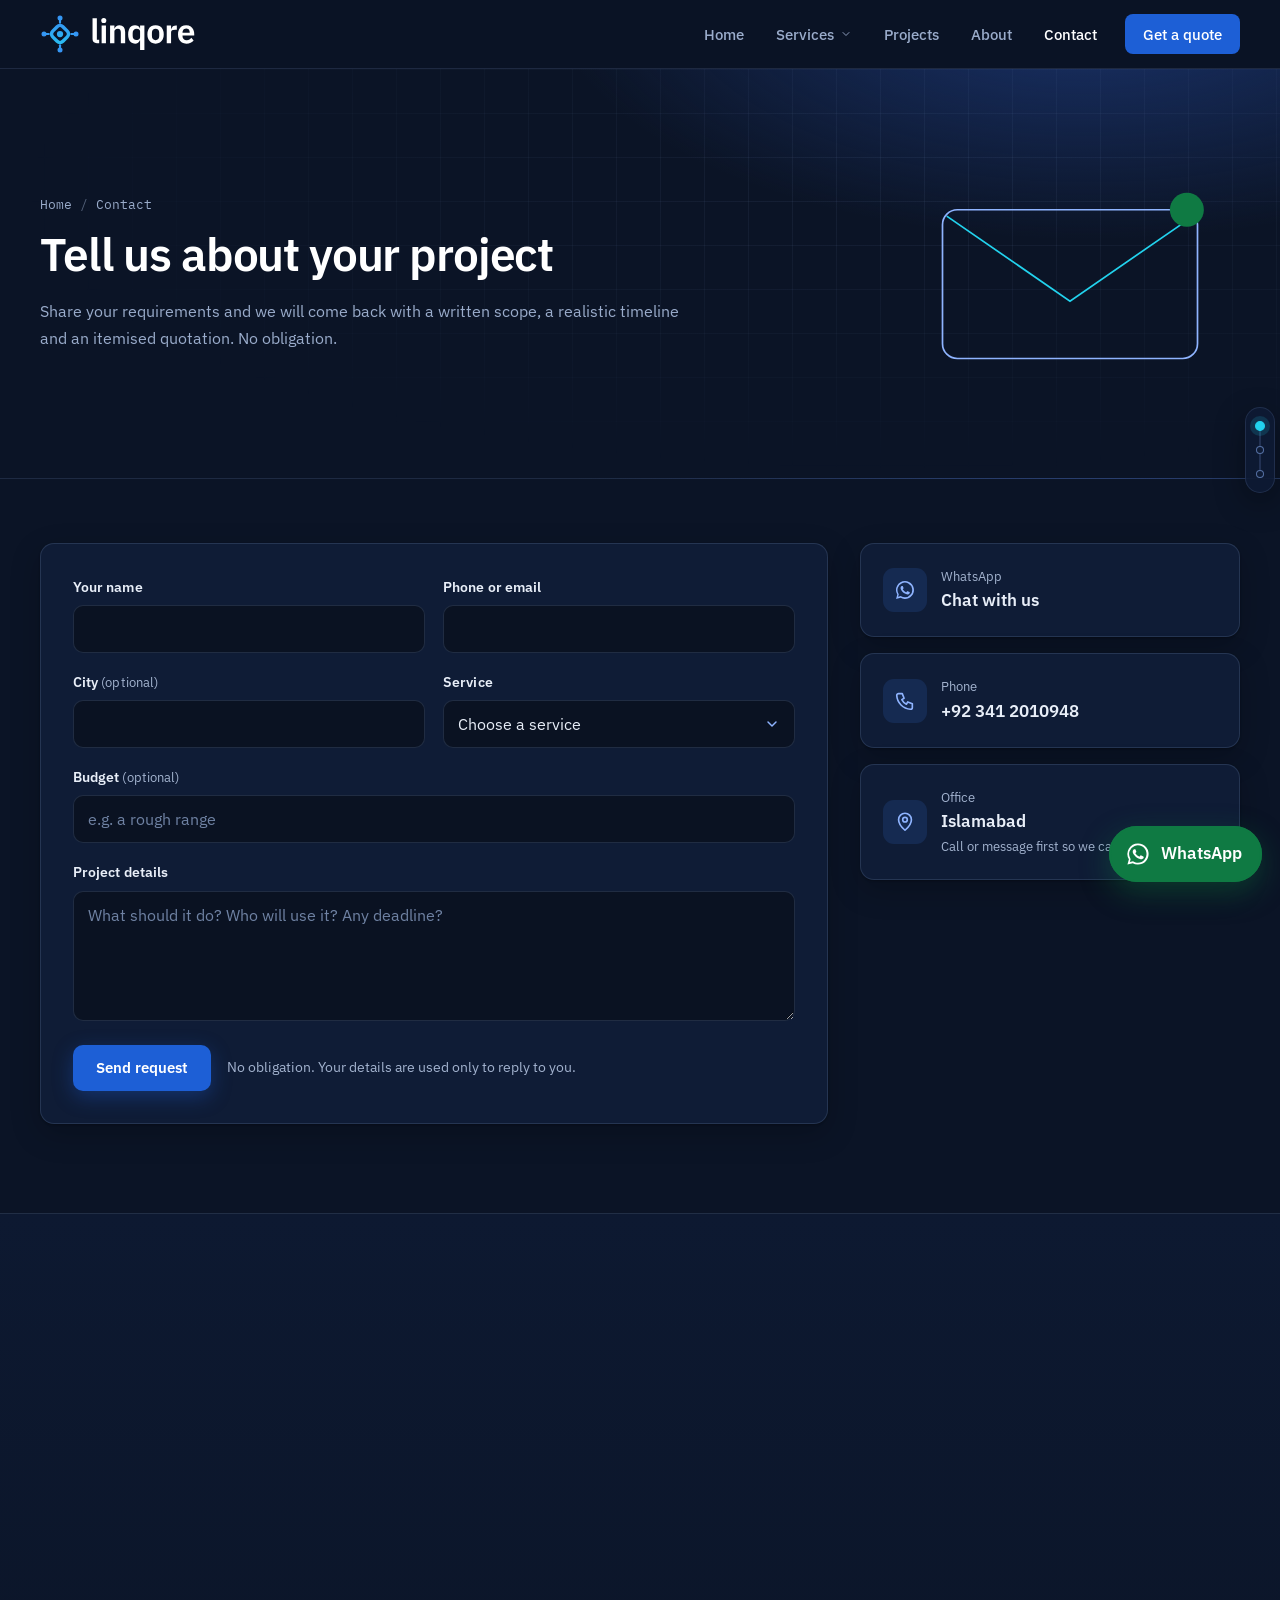
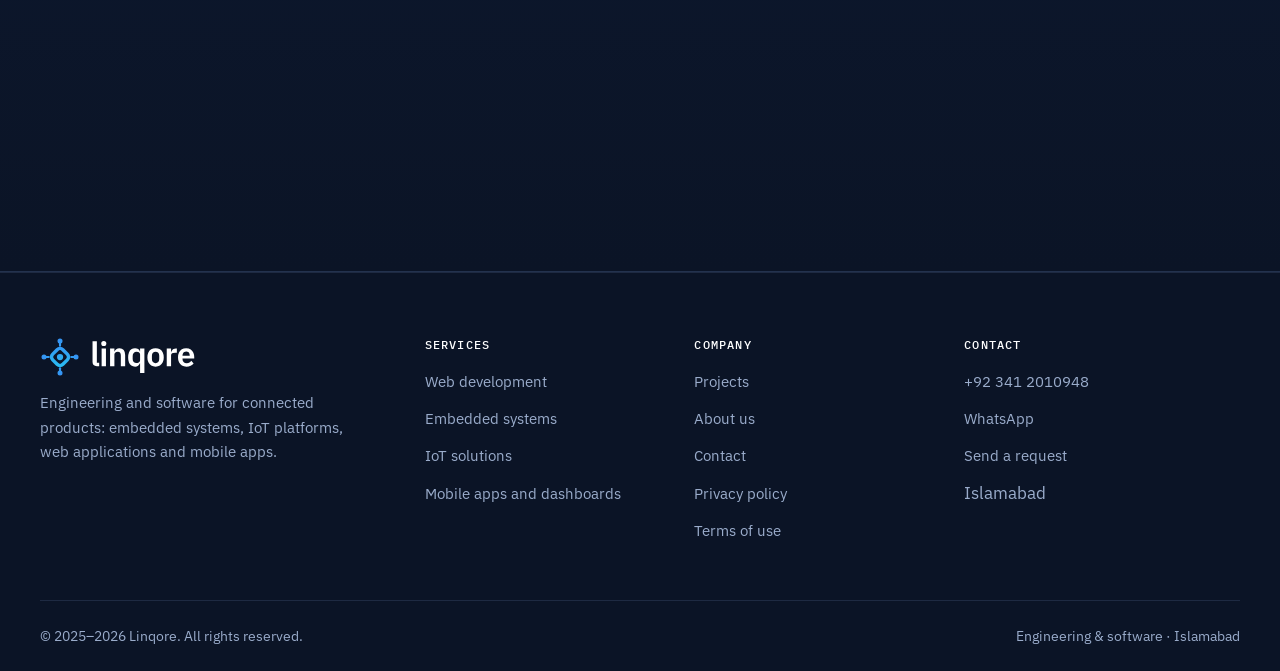
<file: contact/index.html>
<!doctype html>
<html lang="en">
<head>
<meta charset="utf-8">
<meta http-equiv="Content-Security-Policy" content="default-src 'none'; script-src 'self'; style-src 'self'; font-src 'self'; img-src 'self' data:; connect-src 'self' https://formsubmit.co; base-uri 'none'; form-action 'none'; object-src 'none'; manifest-src 'self'; upgrade-insecure-requests">
<meta name="referrer" content="strict-origin-when-cross-origin">
<meta name="viewport" content="width=device-width, initial-scale=1, viewport-fit=cover">
<title>Contact Linqore: Request a Quotation</title>
<meta name="description" content="Request a quotation from Linqore for websites, embedded systems, IoT solutions or mobile apps. Reply by WhatsApp, phone or email.">
<link rel="canonical" href="https://123rahmat.github.io/NX/contact/">
<meta name="theme-color" content="#0B1426">
<meta name="format-detection" content="telephone=no">
<meta property="og:type" content="website"><meta property="og:site_name" content="Linqore"><meta property="og:locale" content="en_PK">
<meta property="og:title" content="Contact Linqore: Request a Quotation"><meta property="og:description" content="Request a quotation from Linqore for websites, embedded systems, IoT solutions or mobile apps. Reply by WhatsApp, phone or email.">
<meta property="og:url" content="https://123rahmat.github.io/NX/contact/"><meta property="og:image" content="https://123rahmat.github.io/NX/og-image.png"><meta property="og:image:width" content="1200"><meta property="og:image:height" content="630">
<meta name="twitter:card" content="summary_large_image"><meta name="twitter:title" content="Contact Linqore: Request a Quotation"><meta name="twitter:description" content="Request a quotation from Linqore for websites, embedded systems, IoT solutions or mobile apps. Reply by WhatsApp, phone or email."><meta name="twitter:image" content="https://123rahmat.github.io/NX/og-image.png">
<link rel="icon" href="data:image/svg+xml,%3Csvg%20xmlns%3D%22http%3A//www.w3.org/2000/svg%22%20viewBox%3D%220%200%2064%2064%22%3E%3Cg%20transform%3D%22translate%280.00%200.00%29%20scale%281.0000%29%22%3E%3Crect%20width%3D%2264%22%20height%3D%2264%22%20rx%3D%2216%22%20fill%3D%22%231D5FD6%22/%3E%3Cg%20transform%3D%22translate%288%208%29%20scale%28.75%29%22%3E%3Crect%20x%3D%2220.5%22%20y%3D%2220.5%22%20width%3D%2223%22%20height%3D%2223%22%20rx%3D%226.5%22%20fill%3D%22none%22%20stroke%3D%22%23FFFFFF%22%20stroke-width%3D%225.5%22%20transform%3D%22rotate%2845%2032%2032%29%22/%3E%3Ccircle%20cx%3D%2232%22%20cy%3D%2232%22%20r%3D%225%22%20fill%3D%22%23FFFFFF%22/%3E%3Cpath%20d%3D%22M32%2014V8.6%22%20stroke%3D%22%23FFFFFF%22%20stroke-width%3D%223.4%22%20stroke-linecap%3D%22round%22%20transform%3D%22rotate%280%2032%2032%29%22/%3E%3Ccircle%20cx%3D%2232%22%20cy%3D%226.4%22%20r%3D%224%22%20fill%3D%22%2322D3EE%22%20transform%3D%22rotate%280%2032%2032%29%22/%3E%3Cpath%20d%3D%22M32%2014V8.6%22%20stroke%3D%22%23FFFFFF%22%20stroke-width%3D%223.4%22%20stroke-linecap%3D%22round%22%20transform%3D%22rotate%2890%2032%2032%29%22/%3E%3Ccircle%20cx%3D%2232%22%20cy%3D%226.4%22%20r%3D%224%22%20fill%3D%22%2322D3EE%22%20transform%3D%22rotate%2890%2032%2032%29%22/%3E%3Cpath%20d%3D%22M32%2014V8.6%22%20stroke%3D%22%23FFFFFF%22%20stroke-width%3D%223.4%22%20stroke-linecap%3D%22round%22%20transform%3D%22rotate%28180%2032%2032%29%22/%3E%3Ccircle%20cx%3D%2232%22%20cy%3D%226.4%22%20r%3D%224%22%20fill%3D%22%2322D3EE%22%20transform%3D%22rotate%28180%2032%2032%29%22/%3E%3Cpath%20d%3D%22M32%2014V8.6%22%20stroke%3D%22%23FFFFFF%22%20stroke-width%3D%223.4%22%20stroke-linecap%3D%22round%22%20transform%3D%22rotate%28270%2032%2032%29%22/%3E%3Ccircle%20cx%3D%2232%22%20cy%3D%226.4%22%20r%3D%224%22%20fill%3D%22%2322D3EE%22%20transform%3D%22rotate%28270%2032%2032%29%22/%3E%3C/g%3E%3C/g%3E%3C/svg%3E" type="image/svg+xml">
<link rel="icon" href="../assets/favicon-32.png?v=aaf29b44cd" sizes="32x32" type="image/png">
<link rel="manifest" href="../site.webmanifest">
<link rel="apple-touch-icon" href="../assets/apple-touch-icon.png?v=e10cc27778">
<link rel="preload" href="../fonts/plex-sans-var.woff2" as="font" type="font/woff2" crossorigin>
<link rel="stylesheet" href="../assets/site.css?v=6cc2522695">
<script src="../assets/site.js?v=d215b8a9df"></script>
<script type="application/ld+json">{"@context": "https://schema.org", "@type": "BreadcrumbList", "itemListElement": [{"@type": "ListItem", "position": 1, "name": "Home", "item": "https://123rahmat.github.io/NX/"}, {"@type": "ListItem", "position": 2, "name": "Contact", "item": "https://123rahmat.github.io/NX/contact/"}]}</script><script type="application/ld+json">{"@context": "https://schema.org", "@type": "FAQPage", "mainEntity": [{"@type": "Question", "name": "How do I get a quotation?", "acceptedAnswer": {"@type": "Answer", "text": "Send the request form on this page or message us on WhatsApp. We review your requirements and reply with a written scope, timeline and itemised price."}}, {"@type": "Question", "name": "Which technologies do you work with?", "acceptedAnswer": {"@type": "Answer", "text": "For devices: ESP32, STM32 (ARM Cortex-M), Arduino and Raspberry Pi. For software: web platforms, Android and iOS apps, cloud APIs and MQTT. If you already have systems in place, we build on them."}}, {"@type": "Question", "name": "Do I need hardware before we start?", "acceptedAnswer": {"@type": "Answer", "text": "No. Many projects are software only. When a device is needed, we simulate it first and recommend suitable boards and sensors before anything is purchased."}}, {"@type": "Question", "name": "Can I visit your office?", "acceptedAnswer": {"@type": "Answer", "text": "Yes. Our office is in Islamabad. Please call or message us first so we can arrange a time."}}, {"@type": "Question", "name": "What happens after delivery?", "acceptedAnswer": {"@type": "Answer", "text": "You receive the working system, documentation and a short user guide. Ongoing maintenance and support can be agreed as part of your quotation."}}]}</script>
</head>
<body>
<a class="skip" href="#main">Skip to content</a>
<header class="hdr"><div class="wrap">
<a class="brand" href="../" ><img src="../assets/logo.svg?v=4b21b2e368" alt="Linqore" width="122" height="32"></a>
<button class="burger" type="button" aria-controls="nav" aria-expanded="false" aria-label="Menu"><span></span></button>
<nav class="nav" id="nav" aria-label="Main">
<a href="../">Home</a>
<div class="dd"><button type="button" aria-expanded="false" aria-haspopup="true">Services <svg viewBox="0 0 24 24" fill="none" stroke="currentColor" stroke-width="1.8" stroke-linecap="round" stroke-linejoin="round" aria-hidden="true"><path d="m6 9 6 6 6-6"/></svg></button>
<div class="dd-menu"><a href="../web-development/"><span class="ico"><svg viewBox="0 0 24 24" fill="none" stroke="currentColor" stroke-width="1.8" stroke-linecap="round" stroke-linejoin="round" aria-hidden="true"><rect x="3" y="4" width="18" height="14" rx="2"/><path d="M3 8h18M7 21h10M12 18v3"/></svg></span><span><b>Web development</b><small>Websites, portals and admin panels</small></span></a><a href="../embedded-systems/"><span class="ico"><svg viewBox="0 0 24 24" fill="none" stroke="currentColor" stroke-width="1.8" stroke-linecap="round" stroke-linejoin="round" aria-hidden="true"><rect x="7" y="7" width="10" height="10" rx="1.5"/><path d="M10 10h4v4h-4zM9 3v4M15 3v4M9 17v4M15 17v4M3 9h4M3 15h4M17 9h4M17 15h4"/></svg></span><span><b>Embedded systems</b><small>Firmware for ESP32, STM32 and Arduino</small></span></a><a href="../iot-solutions/"><span class="ico"><svg viewBox="0 0 24 24" fill="none" stroke="currentColor" stroke-width="1.8" stroke-linecap="round" stroke-linejoin="round" aria-hidden="true"><path d="M7 18a4.5 4.5 0 0 1-.5-9 6 6 0 0 1 11.5 1.5A3.75 3.75 0 0 1 17.5 18z"/><path d="M12 12v6M9.5 14.5 12 12l2.5 2.5"/></svg></span><span><b>IoT solutions</b><small>Devices, connectivity and cloud</small></span></a><a href="../mobile-apps/"><span class="ico"><svg viewBox="0 0 24 24" fill="none" stroke="currentColor" stroke-width="1.8" stroke-linecap="round" stroke-linejoin="round" aria-hidden="true"><rect x="7" y="2.5" width="10" height="19" rx="2.2"/><path d="M11 18.5h2"/></svg></span><span><b>Mobile apps and dashboards</b><small>Android, iOS and web dashboards</small></span></a><a class="all" href="../services/">All services <svg viewBox="0 0 24 24" fill="none" stroke="currentColor" stroke-width="1.8" stroke-linecap="round" stroke-linejoin="round" aria-hidden="true" class="arr"><path d="M5 12h14M13 6l6 6-6 6"/></svg></a></div></div>
<a href="../projects/">Projects</a>
<a href="../about/">About</a>
<a href="../contact/" aria-current="page">Contact</a>
<a class="btn cta" href="../contact/">Get a quote</a>
</nav></div></header>
<main id="main">
<section class="phero"><div class="grid-bg"></div><div class="wrap">
<div><ol class="crumbs"><li><a href="../">Home</a></li><li aria-current="page">Contact</li></ol><h1>Tell us about your project</h1><p class="lead">Share your requirements and we will come back with a written scope, a realistic timeline and an itemised quotation. No obligation.</p></div>
<div class="art"><svg viewBox="0 0 320 240" fill="none" aria-hidden="true"><g stroke="currentColor" stroke-width="1.6"><rect x="40" y="60" width="240" height="140" rx="14"/><path d="m44 66 116 80 116-80" stroke="#22D3EE"/><circle class="a-pulse" cx="270" cy="60" r="16" fill="#0F7A43" stroke="none"/></g></svg></div></div></section>
<section class="sec" aria-label="Project request"><div class="wrap contact-grid">
<form class="form" id="quote" data-endpoint="https://formsubmit.co/ajax/rahmat.uetm.edu%40gmail.com" novalidate>
<div class="fgrid">
<div class="f"><label for="f-name">Your name</label><input id="f-name" name="name" autocomplete="name" maxlength="80" required></div>
<div class="f"><label for="f-contact">Phone or email</label><input id="f-contact" name="contact" autocomplete="email" maxlength="120" required></div>
<div class="f"><label for="f-city">City <small>(optional)</small></label><input id="f-city" name="city" autocomplete="address-level2" maxlength="80"></div>
<div class="f"><label for="f-service">Service</label><select id="f-service" name="service"><option value="">Choose a service</option><option>Websites and web platforms</option><option>Embedded firmware</option><option>Connectivity and cloud</option><option>Dashboards and mobile apps</option><option>Simulation and testing</option><option>Integration and support</option><option>Web development</option><option>Embedded systems</option><option>IoT solutions</option><option>Mobile apps and dashboards</option><option>Something else</option></select></div>
<div class="f full"><label for="f-budget">Budget <small>(optional)</small></label><input id="f-budget" name="budget" maxlength="80" placeholder="e.g. a rough range"></div>
<div class="f full"><label for="f-details">Project details</label><textarea id="f-details" name="details" maxlength="2000" required placeholder="What should it do? Who will use it? Any deadline?"></textarea></div>
<div class="hp" aria-hidden="true"><label for="f-hp">Leave this empty</label><input id="f-hp" name="_honey" tabindex="-1" autocomplete="off"></div>
</div>
<div class="row"><button class="btn btn-p" type="submit">Send request</button><span class="note">No obligation. Your details are used only to reply to you.</span></div>
<div class="msg" id="form-msg" role="status" aria-live="polite" hidden></div>
</form>
<aside class="side">
<div class="card"><a class="line" href="https://wa.me/923412010948?text=Hi%20Linqore%2C%20I%27d%20like%20to%20discuss%20a%20project." target="_blank" rel="noopener noreferrer"><span class="ico-b"><svg viewBox="0 0 32 32" aria-hidden="true"><path fill="currentColor" d="M16 3a13 13 0 0 0-11.2 19.6L3 29l6.6-1.7A13 13 0 1 0 16 3zm0 23.7c-2 0-4-.6-5.7-1.6l-.4-.2-3.9 1 1-3.8-.3-.4A10.7 10.7 0 1 1 16 26.7zm5.9-8c-.3-.2-1.9-1-2.2-1s-.5-.2-.7.2-.8 1-1 1.2-.4.2-.7 0a8.8 8.8 0 0 1-4.4-3.8c-.3-.6.3-.5 1-1.7.1-.2 0-.4 0-.6l-1-2.4c-.3-.6-.5-.5-.7-.5h-.6c-.2 0-.6 0-.9.4s-1.2 1.1-1.2 2.7 1.2 3.2 1.4 3.4 2.4 3.6 5.7 5c2.1.9 3 1 4 .8.7-.1 1.9-.8 2.2-1.5s.3-1.4.2-1.5-.3-.2-.6-.4z"/></svg></span><span><small>WhatsApp</small><b>Chat with us</b></span></a></div>
<div class="card"><a class="line" href="tel:+923412010948"><span class="ico-b"><svg viewBox="0 0 24 24" fill="none" stroke="currentColor" stroke-width="1.8" stroke-linecap="round" stroke-linejoin="round" aria-hidden="true"><path d="M5 4h4l2 5-2.5 1.5a11 11 0 0 0 5 5L15 13l5 2v4a2 2 0 0 1-2 2A16 16 0 0 1 3 6a2 2 0 0 1 2-2z"/></svg></span><span><small>Phone</small><b>+92 341 2010948</b></span></a></div>
<div class="card"><div class="line"><span class="ico-b"><svg viewBox="0 0 24 24" fill="none" stroke="currentColor" stroke-width="1.8" stroke-linecap="round" stroke-linejoin="round" aria-hidden="true"><path d="M12 21s-7-6.1-7-11.5a7 7 0 0 1 14 0C19 14.9 12 21 12 21z"/><circle cx="12" cy="9.5" r="2.5"/></svg></span><span><small>Office</small><b>Islamabad</b><small>Call or message first so we can set a time.</small></span></div></div>
</aside>
</div></section>
<section class="sec alt"><div class="wrap"><div class="sec-h c" data-rv><span class="kick">FAQ</span><h2>Common questions</h2></div><div class="faq"><details data-rv><summary>How do I get a quotation?</summary><p>Send the request form on this page or message us on WhatsApp. We review your requirements and reply with a written scope, timeline and itemised price.</p></details><details data-rv><summary>Which technologies do you work with?</summary><p>For devices: ESP32, STM32 (ARM Cortex-M), Arduino and Raspberry Pi. For software: web platforms, Android and iOS apps, cloud APIs and MQTT. If you already have systems in place, we build on them.</p></details><details data-rv><summary>Do I need hardware before we start?</summary><p>No. Many projects are software only. When a device is needed, we simulate it first and recommend suitable boards and sensors before anything is purchased.</p></details><details data-rv><summary>Can I visit your office?</summary><p>Yes. Our office is in Islamabad. Please call or message us first so we can arrange a time.</p></details><details data-rv><summary>What happens after delivery?</summary><p>You receive the working system, documentation and a short user guide. Ongoing maintenance and support can be agreed as part of your quotation.</p></details></div></div></section>
</main>
<footer class="ftr"><div class="wrap">
<div class="cols">
<div><a class="brand" href="../"><img src="../assets/logo.svg?v=4b21b2e368" alt="Linqore" width="122" height="32"></a><p>Engineering and software for connected products: embedded systems, IoT platforms, web applications and mobile apps.</p></div>
<div><h2 class="fh">Services</h2><ul><li><a href="../web-development/">Web development</a></li><li><a href="../embedded-systems/">Embedded systems</a></li><li><a href="../iot-solutions/">IoT solutions</a></li><li><a href="../mobile-apps/">Mobile apps and dashboards</a></li></ul></div>
<div><h2 class="fh">Company</h2><ul><li><a href="../projects/">Projects</a></li><li><a href="../about/">About us</a></li><li><a href="../contact/">Contact</a></li><li><a href="../privacy/">Privacy policy</a></li><li><a href="../terms/">Terms of use</a></li></ul></div>
<div><h2 class="fh">Contact</h2><ul><li><a href="tel:+923412010948">+92 341 2010948</a></li><li><a href="https://wa.me/923412010948?text=Hi%20Linqore%2C%20I%27d%20like%20to%20discuss%20a%20project." target="_blank" rel="noopener noreferrer">WhatsApp</a></li><li><a href="../contact/">Send a request</a></li><li>Islamabad</li></ul></div>
</div>
<div class="bot"><span>&copy; 2025&ndash;<span id="yr">2026</span> Linqore. All rights reserved.</span><span>Engineering &amp; software &middot; Islamabad</span></div>
</div></footer>
<a class="wa-fab" href="https://wa.me/923412010948?text=Hi%20Linqore%2C%20I%27d%20like%20to%20discuss%20a%20project." target="_blank" rel="noopener noreferrer" aria-label="Chat with us on WhatsApp"><svg viewBox="0 0 32 32" aria-hidden="true"><path fill="currentColor" d="M16 3a13 13 0 0 0-11.2 19.6L3 29l6.6-1.7A13 13 0 1 0 16 3zm0 23.7c-2 0-4-.6-5.7-1.6l-.4-.2-3.9 1 1-3.8-.3-.4A10.7 10.7 0 1 1 16 26.7zm5.9-8c-.3-.2-1.9-1-2.2-1s-.5-.2-.7.2-.8 1-1 1.2-.4.2-.7 0a8.8 8.8 0 0 1-4.4-3.8c-.3-.6.3-.5 1-1.7.1-.2 0-.4 0-.6l-1-2.4c-.3-.6-.5-.5-.7-.5h-.6c-.2 0-.6 0-.9.4s-1.2 1.1-1.2 2.7 1.2 3.2 1.4 3.4 2.4 3.6 5.7 5c2.1.9 3 1 4 .8.7-.1 1.9-.8 2.2-1.5s.3-1.4.2-1.5-.3-.2-.6-.4z"/></svg><span>WhatsApp</span></a>
</body>
</html>
</file>
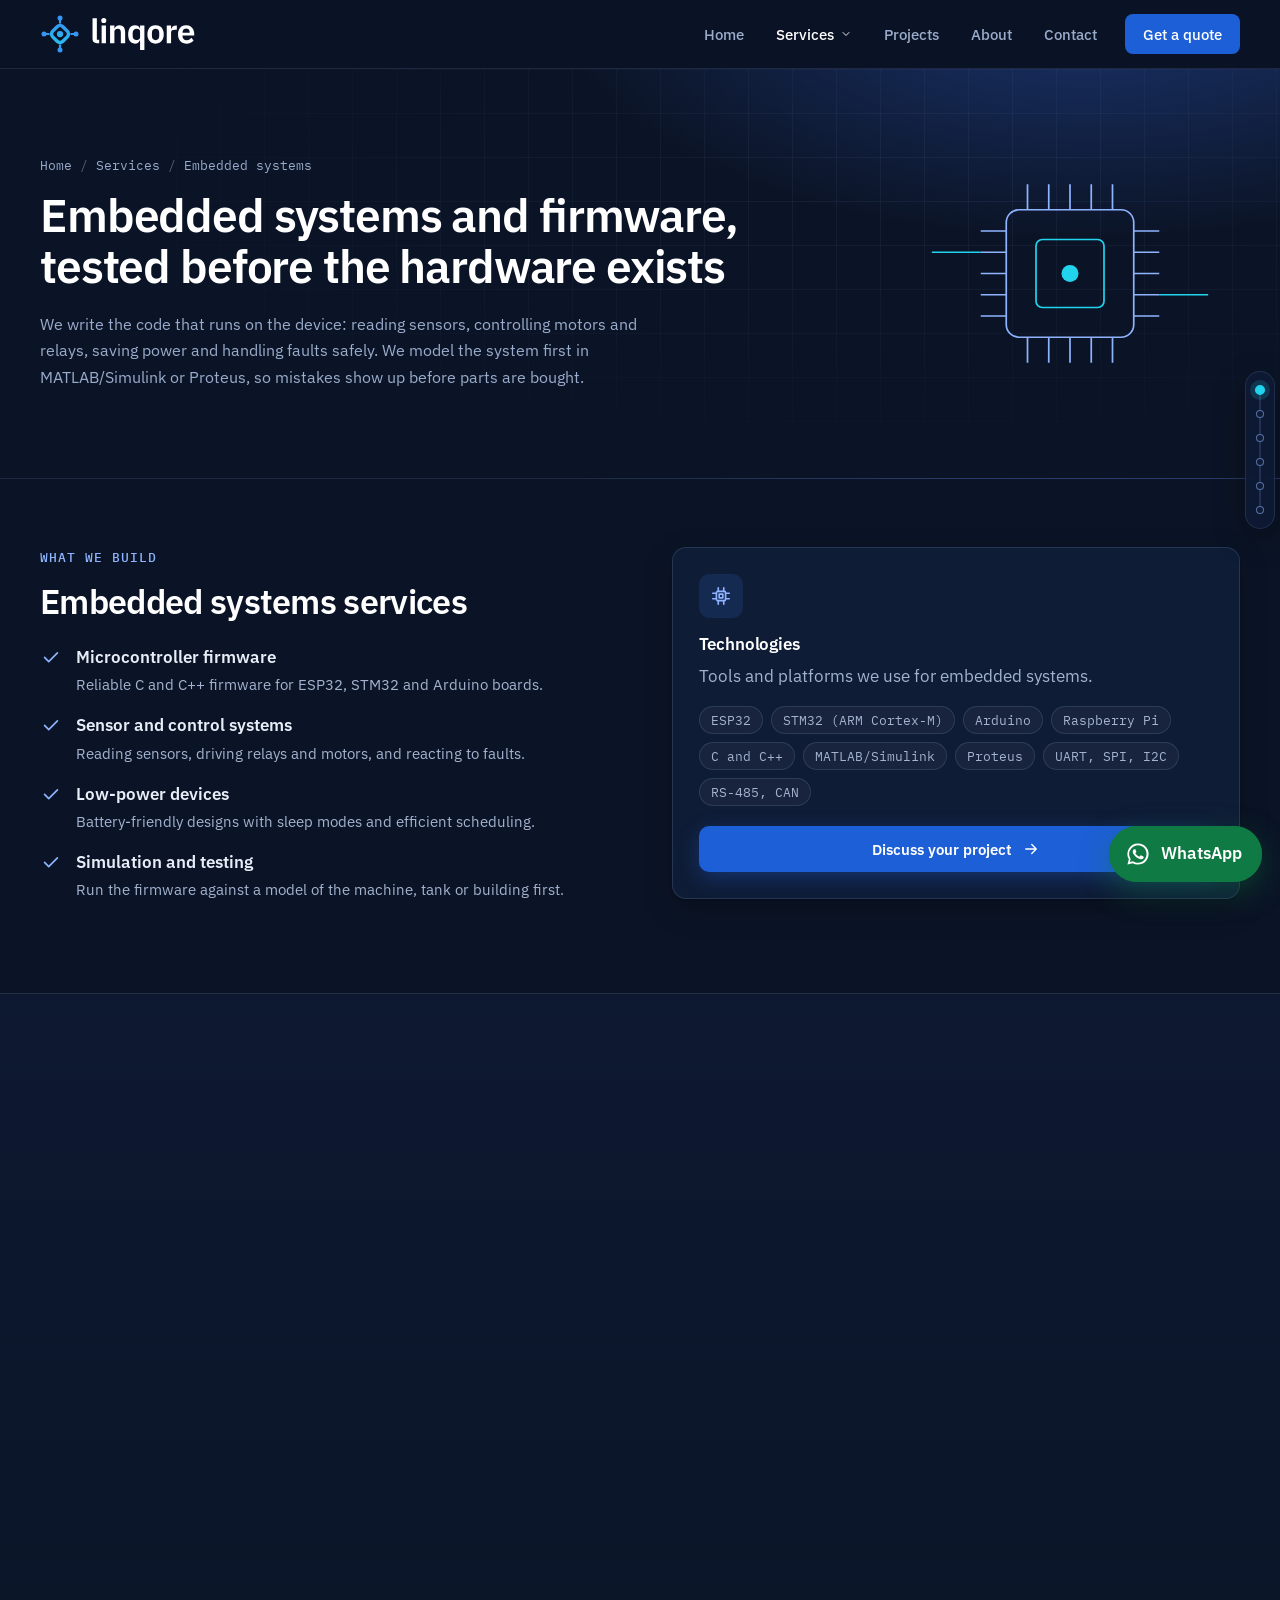
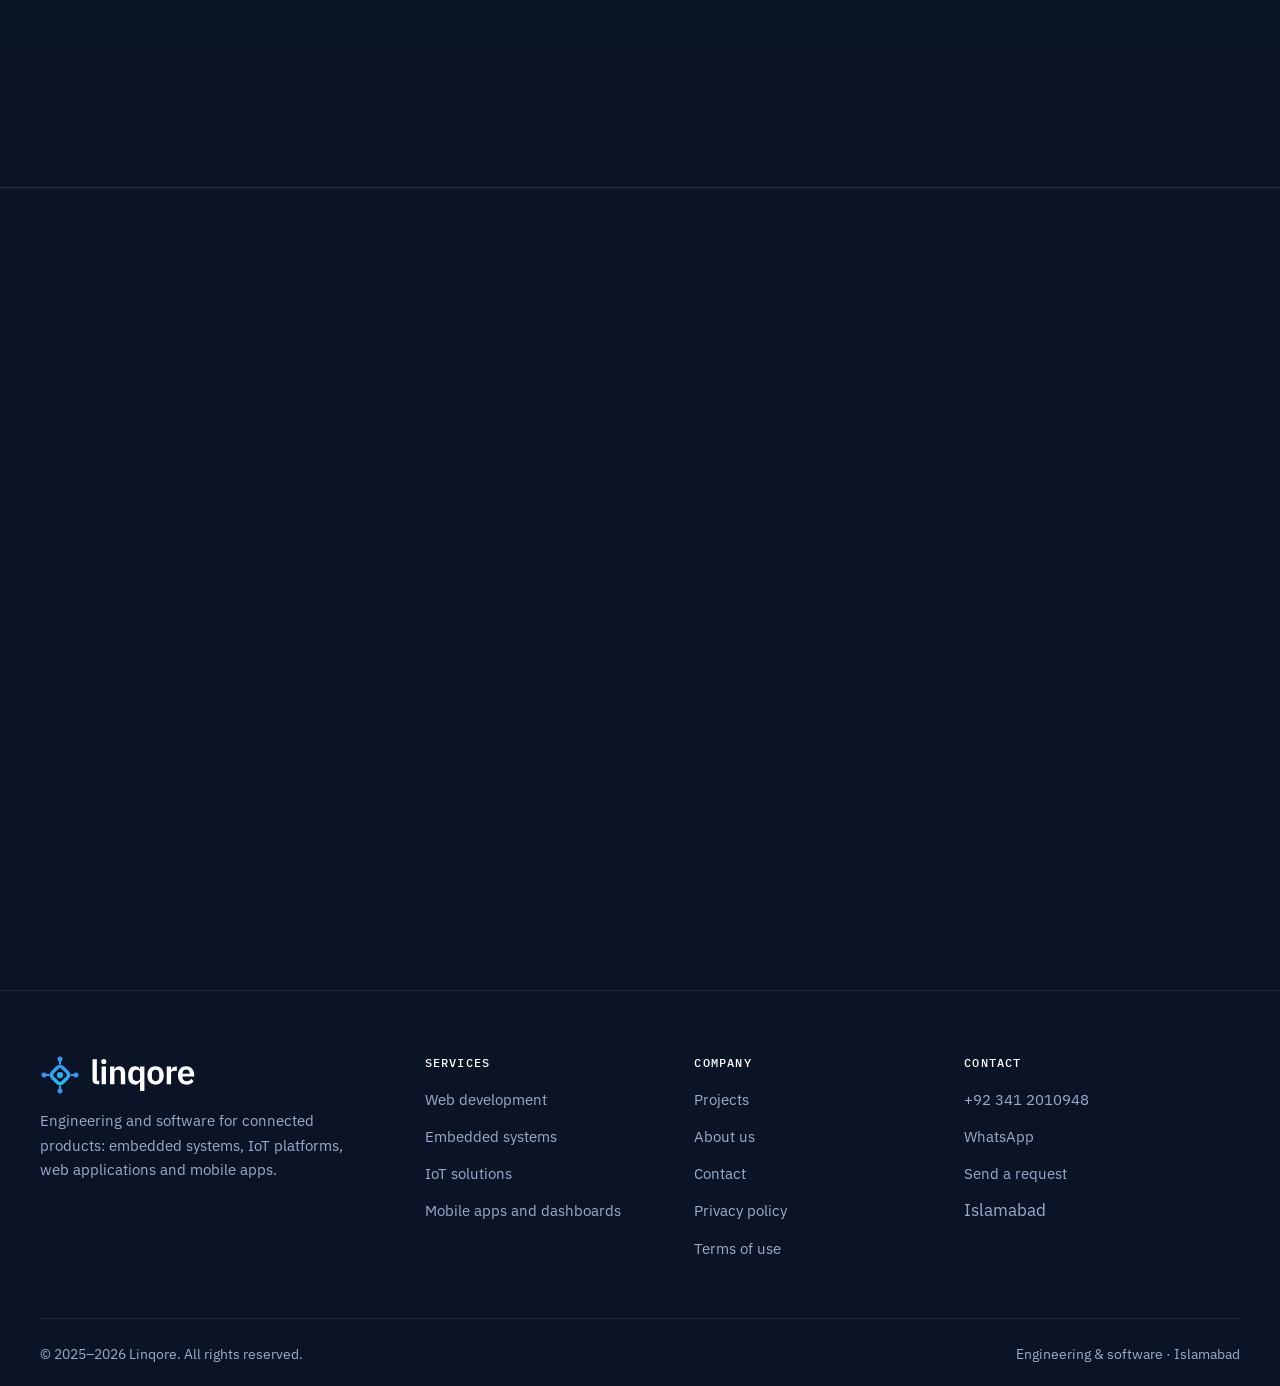
<file: embedded-systems/index.html>
<!doctype html>
<html lang="en">
<head>
<meta charset="utf-8">
<meta http-equiv="Content-Security-Policy" content="default-src 'none'; script-src 'self'; style-src 'self'; font-src 'self'; img-src 'self' data:; connect-src 'self' https://formsubmit.co; base-uri 'none'; form-action 'none'; object-src 'none'; manifest-src 'self'; upgrade-insecure-requests">
<meta name="referrer" content="strict-origin-when-cross-origin">
<meta name="viewport" content="width=device-width, initial-scale=1, viewport-fit=cover">
<title>Embedded Systems and Firmware Development | Linqore</title>
<meta name="description" content="Embedded firmware for ESP32, STM32 and Arduino: sensors, motor and relay control, low power and fault handling. Simulation before hardware.">
<link rel="canonical" href="https://123rahmat.github.io/NX/embedded-systems/">
<meta name="theme-color" content="#0B1426">
<meta name="format-detection" content="telephone=no">
<meta property="og:type" content="website"><meta property="og:site_name" content="Linqore"><meta property="og:locale" content="en_PK">
<meta property="og:title" content="Embedded Systems and Firmware Development | Linqore"><meta property="og:description" content="Embedded firmware for ESP32, STM32 and Arduino: sensors, motor and relay control, low power and fault handling. Simulation before hardware.">
<meta property="og:url" content="https://123rahmat.github.io/NX/embedded-systems/"><meta property="og:image" content="https://123rahmat.github.io/NX/og-image.png"><meta property="og:image:width" content="1200"><meta property="og:image:height" content="630">
<meta name="twitter:card" content="summary_large_image"><meta name="twitter:title" content="Embedded Systems and Firmware Development | Linqore"><meta name="twitter:description" content="Embedded firmware for ESP32, STM32 and Arduino: sensors, motor and relay control, low power and fault handling. Simulation before hardware."><meta name="twitter:image" content="https://123rahmat.github.io/NX/og-image.png">
<link rel="icon" href="data:image/svg+xml,%3Csvg%20xmlns%3D%22http%3A//www.w3.org/2000/svg%22%20viewBox%3D%220%200%2064%2064%22%3E%3Cg%20transform%3D%22translate%280.00%200.00%29%20scale%281.0000%29%22%3E%3Crect%20width%3D%2264%22%20height%3D%2264%22%20rx%3D%2216%22%20fill%3D%22%231D5FD6%22/%3E%3Cg%20transform%3D%22translate%288%208%29%20scale%28.75%29%22%3E%3Crect%20x%3D%2220.5%22%20y%3D%2220.5%22%20width%3D%2223%22%20height%3D%2223%22%20rx%3D%226.5%22%20fill%3D%22none%22%20stroke%3D%22%23FFFFFF%22%20stroke-width%3D%225.5%22%20transform%3D%22rotate%2845%2032%2032%29%22/%3E%3Ccircle%20cx%3D%2232%22%20cy%3D%2232%22%20r%3D%225%22%20fill%3D%22%23FFFFFF%22/%3E%3Cpath%20d%3D%22M32%2014V8.6%22%20stroke%3D%22%23FFFFFF%22%20stroke-width%3D%223.4%22%20stroke-linecap%3D%22round%22%20transform%3D%22rotate%280%2032%2032%29%22/%3E%3Ccircle%20cx%3D%2232%22%20cy%3D%226.4%22%20r%3D%224%22%20fill%3D%22%2322D3EE%22%20transform%3D%22rotate%280%2032%2032%29%22/%3E%3Cpath%20d%3D%22M32%2014V8.6%22%20stroke%3D%22%23FFFFFF%22%20stroke-width%3D%223.4%22%20stroke-linecap%3D%22round%22%20transform%3D%22rotate%2890%2032%2032%29%22/%3E%3Ccircle%20cx%3D%2232%22%20cy%3D%226.4%22%20r%3D%224%22%20fill%3D%22%2322D3EE%22%20transform%3D%22rotate%2890%2032%2032%29%22/%3E%3Cpath%20d%3D%22M32%2014V8.6%22%20stroke%3D%22%23FFFFFF%22%20stroke-width%3D%223.4%22%20stroke-linecap%3D%22round%22%20transform%3D%22rotate%28180%2032%2032%29%22/%3E%3Ccircle%20cx%3D%2232%22%20cy%3D%226.4%22%20r%3D%224%22%20fill%3D%22%2322D3EE%22%20transform%3D%22rotate%28180%2032%2032%29%22/%3E%3Cpath%20d%3D%22M32%2014V8.6%22%20stroke%3D%22%23FFFFFF%22%20stroke-width%3D%223.4%22%20stroke-linecap%3D%22round%22%20transform%3D%22rotate%28270%2032%2032%29%22/%3E%3Ccircle%20cx%3D%2232%22%20cy%3D%226.4%22%20r%3D%224%22%20fill%3D%22%2322D3EE%22%20transform%3D%22rotate%28270%2032%2032%29%22/%3E%3C/g%3E%3C/g%3E%3C/svg%3E" type="image/svg+xml">
<link rel="icon" href="../assets/favicon-32.png?v=aaf29b44cd" sizes="32x32" type="image/png">
<link rel="manifest" href="../site.webmanifest">
<link rel="apple-touch-icon" href="../assets/apple-touch-icon.png?v=e10cc27778">
<link rel="preload" href="../fonts/plex-sans-var.woff2" as="font" type="font/woff2" crossorigin>
<link rel="stylesheet" href="../assets/site.css?v=6cc2522695">
<script src="../assets/site.js?v=d215b8a9df"></script>
<script type="application/ld+json">{"@context": "https://schema.org", "@type": "Service", "name": "Embedded systems", "serviceType": "Embedded systems", "description": "Embedded firmware for ESP32, STM32 and Arduino: sensors, motor and relay control, low power and fault handling. Simulation before hardware.", "provider": {"@id": "https://123rahmat.github.io/NX/#org", "@type": "ProfessionalService", "name": "Linqore", "url": "https://123rahmat.github.io/NX/"}, "areaServed": {"@type": "Country", "name": "Pakistan"}, "url": "https://123rahmat.github.io/NX/embedded-systems/"}</script><script type="application/ld+json">{"@context": "https://schema.org", "@type": "FAQPage", "mainEntity": [{"@type": "Question", "name": "Which microcontrollers do you work with?", "acceptedAnswer": {"@type": "Answer", "text": "Mainly ESP32, STM32 (ARM Cortex-M), Arduino and Raspberry Pi. Tell us what you already use and we work with it."}}, {"@type": "Question", "name": "Do I need hardware before we start?", "acceptedAnswer": {"@type": "Answer", "text": "No. We can simulate the system first and advise on suitable boards and sensors before you buy anything."}}, {"@type": "Question", "name": "Can you fix or extend existing firmware?", "acceptedAnswer": {"@type": "Answer", "text": "Yes. We can review existing code, fix faults and add features."}}]}</script><script type="application/ld+json">{"@context": "https://schema.org", "@type": "BreadcrumbList", "itemListElement": [{"@type": "ListItem", "position": 1, "name": "Home", "item": "https://123rahmat.github.io/NX/"}, {"@type": "ListItem", "position": 2, "name": "Services", "item": "https://123rahmat.github.io/NX/services/"}, {"@type": "ListItem", "position": 3, "name": "Embedded systems", "item": "https://123rahmat.github.io/NX/embedded-systems/"}]}</script>
</head>
<body>
<a class="skip" href="#main">Skip to content</a>
<header class="hdr"><div class="wrap">
<a class="brand" href="../" ><img src="../assets/logo.svg?v=4b21b2e368" alt="Linqore" width="122" height="32"></a>
<button class="burger" type="button" aria-controls="nav" aria-expanded="false" aria-label="Menu"><span></span></button>
<nav class="nav" id="nav" aria-label="Main">
<a href="../">Home</a>
<div class="dd cur"><button type="button" aria-expanded="false" aria-haspopup="true">Services <svg viewBox="0 0 24 24" fill="none" stroke="currentColor" stroke-width="1.8" stroke-linecap="round" stroke-linejoin="round" aria-hidden="true"><path d="m6 9 6 6 6-6"/></svg></button>
<div class="dd-menu"><a href="../web-development/"><span class="ico"><svg viewBox="0 0 24 24" fill="none" stroke="currentColor" stroke-width="1.8" stroke-linecap="round" stroke-linejoin="round" aria-hidden="true"><rect x="3" y="4" width="18" height="14" rx="2"/><path d="M3 8h18M7 21h10M12 18v3"/></svg></span><span><b>Web development</b><small>Websites, portals and admin panels</small></span></a><a href="../embedded-systems/" aria-current="page"><span class="ico"><svg viewBox="0 0 24 24" fill="none" stroke="currentColor" stroke-width="1.8" stroke-linecap="round" stroke-linejoin="round" aria-hidden="true"><rect x="7" y="7" width="10" height="10" rx="1.5"/><path d="M10 10h4v4h-4zM9 3v4M15 3v4M9 17v4M15 17v4M3 9h4M3 15h4M17 9h4M17 15h4"/></svg></span><span><b>Embedded systems</b><small>Firmware for ESP32, STM32 and Arduino</small></span></a><a href="../iot-solutions/"><span class="ico"><svg viewBox="0 0 24 24" fill="none" stroke="currentColor" stroke-width="1.8" stroke-linecap="round" stroke-linejoin="round" aria-hidden="true"><path d="M7 18a4.5 4.5 0 0 1-.5-9 6 6 0 0 1 11.5 1.5A3.75 3.75 0 0 1 17.5 18z"/><path d="M12 12v6M9.5 14.5 12 12l2.5 2.5"/></svg></span><span><b>IoT solutions</b><small>Devices, connectivity and cloud</small></span></a><a href="../mobile-apps/"><span class="ico"><svg viewBox="0 0 24 24" fill="none" stroke="currentColor" stroke-width="1.8" stroke-linecap="round" stroke-linejoin="round" aria-hidden="true"><rect x="7" y="2.5" width="10" height="19" rx="2.2"/><path d="M11 18.5h2"/></svg></span><span><b>Mobile apps and dashboards</b><small>Android, iOS and web dashboards</small></span></a><a class="all" href="../services/">All services <svg viewBox="0 0 24 24" fill="none" stroke="currentColor" stroke-width="1.8" stroke-linecap="round" stroke-linejoin="round" aria-hidden="true" class="arr"><path d="M5 12h14M13 6l6 6-6 6"/></svg></a></div></div>
<a href="../projects/">Projects</a>
<a href="../about/">About</a>
<a href="../contact/">Contact</a>
<a class="btn cta" href="../contact/">Get a quote</a>
</nav></div></header>
<main id="main">
<section class="phero"><div class="grid-bg"></div><div class="wrap">
<div><ol class="crumbs"><li><a href="../">Home</a></li><li><a href="../services/">Services</a></li><li aria-current="page">Embedded systems</li></ol><h1>Embedded systems and firmware, tested before the hardware exists</h1><p class="lead">We write the code that runs on the device: reading sensors, controlling motors and relays, saving power and handling faults safely. We model the system first in MATLAB/Simulink or Proteus, so mistakes show up before parts are bought.</p></div>
<div class="art"><svg viewBox="0 0 320 240" fill="none" aria-hidden="true"><g stroke="currentColor" stroke-width="1.6"><rect x="100" y="60" width="120" height="120" rx="12"/><rect x="128" y="88" width="64" height="64" rx="6" stroke="#22D3EE"/><path d="M120 60V36M120 180v24M100 80H76M220 80h24"/><path d="M140 60V36M140 180v24M100 100H76M220 100h24"/><path d="M160 60V36M160 180v24M100 120H76M220 120h24"/><path d="M180 60V36M180 180v24M100 140H76M220 140h24"/><path d="M200 60V36M200 180v24M100 160H76M220 160h24"/><circle class="a-blink" cx="160" cy="120" r="8" fill="#22D3EE" stroke="none"/><path class="a-dash" d="M76 100H30M244 140h46" stroke="#22D3EE"/></g></svg></div></div></section>
<section class="sec"><div class="wrap split">
<div data-rv><span class="kick">What we build</span><h2 class="h2">Embedded systems services</h2>
<ul class="list"><li><svg viewBox="0 0 24 24" fill="none" stroke="currentColor" stroke-width="1.8" stroke-linecap="round" stroke-linejoin="round" aria-hidden="true"><path d="m5 12.5 4.5 4.5L19 7.5"/></svg><div><b>Microcontroller firmware</b><span>Reliable C and C++ firmware for ESP32, STM32 and Arduino boards.</span></div></li><li><svg viewBox="0 0 24 24" fill="none" stroke="currentColor" stroke-width="1.8" stroke-linecap="round" stroke-linejoin="round" aria-hidden="true"><path d="m5 12.5 4.5 4.5L19 7.5"/></svg><div><b>Sensor and control systems</b><span>Reading sensors, driving relays and motors, and reacting to faults.</span></div></li><li><svg viewBox="0 0 24 24" fill="none" stroke="currentColor" stroke-width="1.8" stroke-linecap="round" stroke-linejoin="round" aria-hidden="true"><path d="m5 12.5 4.5 4.5L19 7.5"/></svg><div><b>Low-power devices</b><span>Battery-friendly designs with sleep modes and efficient scheduling.</span></div></li><li><svg viewBox="0 0 24 24" fill="none" stroke="currentColor" stroke-width="1.8" stroke-linecap="round" stroke-linejoin="round" aria-hidden="true"><path d="m5 12.5 4.5 4.5L19 7.5"/></svg><div><b>Simulation and testing</b><span>Run the firmware against a model of the machine, tank or building first.</span></div></li></ul></div>
<div class="card" data-rv><div class="ico-b"><svg viewBox="0 0 24 24" fill="none" stroke="currentColor" stroke-width="1.8" stroke-linecap="round" stroke-linejoin="round" aria-hidden="true"><rect x="7" y="7" width="10" height="10" rx="1.5"/><path d="M10 10h4v4h-4zM9 3v4M15 3v4M9 17v4M15 17v4M3 9h4M3 15h4M17 9h4M17 15h4"/></svg></div><h3>Technologies</h3><p>Tools and platforms we use for embedded systems.</p><ul class="tags"><li>ESP32</li><li>STM32 (ARM Cortex-M)</li><li>Arduino</li><li>Raspberry Pi</li><li>C and C++</li><li>MATLAB/Simulink</li><li>Proteus</li><li>UART, SPI, I2C</li><li>RS-485, CAN</li></ul>
<div class="sp"></div><a class="btn btn-p" href="../contact/?service=Embedded%20systems">Discuss your project <svg viewBox="0 0 24 24" fill="none" stroke="currentColor" stroke-width="1.8" stroke-linecap="round" stroke-linejoin="round" aria-hidden="true" class="arr"><path d="M5 12h14M13 6l6 6-6 6"/></svg></a></div>
</div></section>
<section class="sec alt"><div class="wrap">
<div class="sec-h" data-rv><span class="kick">Related work</span><h2>Projects using embedded systems</h2></div>
<div class="pgrid"><article class="proj spot" data-cat="Embedded and IoT" data-rv><div class="pv"><svg viewBox="0 0 400 250" aria-hidden="true" preserveAspectRatio="xMidYMid meet"><g transform="translate(200 125)" fill="none" stroke="currentColor" stroke-width="2.2" stroke-linecap="round" stroke-linejoin="round"><rect x="-90" y="-44" width="70" height="88" rx="16"/><path d="M-65 -14v14M-45 -14v14"/><circle cx="-55" cy="24" r="5"/><circle cx="50" cy="0" r="40" stroke="#22D3EE"/><path d="M50 -24v24l16 10" stroke="#22D3EE"/><path class="a-dash" d="M-20 0h50"/></g></svg><span class="badge">Completed</span></div><div class="pb"><div class="cat">Embedded and IoT<span>2025</span></div><h3>Smart plug with scheduling</h3><p>Switches a relay on a schedule taken from an RTC or from the network, with timer mode in minutes and direct control from a mobile app.</p><ul class="tags"><li>ESP32</li><li>Relay</li><li>RTC</li><li>Wi-Fi</li></ul></div></article><article class="proj spot" data-cat="Power and energy" data-rv><div class="pv"><svg viewBox="0 0 400 250" aria-hidden="true" preserveAspectRatio="xMidYMid meet"><g transform="translate(70 70) skewX(-12)" fill="rgba(143,180,255,.08)" stroke="currentColor" stroke-width="1.5"><rect x="0" y="0" width="32" height="24" rx="2"/><rect x="36" y="0" width="32" height="24" rx="2"/><rect x="72" y="0" width="32" height="24" rx="2"/><rect x="108" y="0" width="32" height="24" rx="2"/><rect x="0" y="28" width="32" height="24" rx="2"/><rect x="36" y="28" width="32" height="24" rx="2"/><rect x="72" y="28" width="32" height="24" rx="2"/><rect x="108" y="28" width="32" height="24" rx="2"/><rect x="0" y="56" width="32" height="24" rx="2"/><rect x="36" y="56" width="32" height="24" rx="2"/><rect x="72" y="56" width="32" height="24" rx="2"/><rect x="108" y="56" width="32" height="24" rx="2"/><rect x="0" y="84" width="32" height="24" rx="2"/><rect x="36" y="84" width="32" height="24" rx="2"/><rect x="72" y="84" width="32" height="24" rx="2"/><rect x="108" y="84" width="32" height="24" rx="2"/><rect x="72" y="28" width="32" height="24" rx="2" fill="rgba(217,119,6,.35)" stroke="#F59E0B" class="a-pulse"/></g><g fill="none" stroke-width="2.5"><path d="M250 190V70M250 190h120" stroke="rgba(143,180,255,.3)"/><path class="a-draw" stroke="#22D3EE" d="M252 90h70c20 0 30 10 38 40l8 58"/></g><circle cx="330" cy="104" r="5" fill="#22D3EE" class="a-pulse"/></svg><span class="badge">Completed</span></div><div class="pb"><div class="cat">Power and energy<span>2023</span></div><h3>Solar fault and damage detection</h3><p>Measures irradiance, temperature and operating voltage and current, plots the I-V curve and operating point in Python, locates a fault on screen and disconnects the faulty panel through a relay.</p><ul class="tags"><li>Arduino</li><li>ESP32</li><li>TCP</li><li>Python</li><li>I-V curve</li></ul></div></article><article class="proj spot" data-cat="Health and wellness" data-rv><div class="pv"><svg viewBox="0 0 400 250" aria-hidden="true" preserveAspectRatio="xMidYMid meet"><g fill="none" stroke-width="2.6" stroke-linecap="round" stroke-linejoin="round"><path d="M20 130h360" stroke="rgba(143,180,255,.15)"/><path class="a-draw" stroke="#22D3EE" d="M20 130h80l14-36 20 82 18-70 12 24h56l14-36 20 82 18-70 12 24h96"/></g><path class="a-pulse" fill="#F87171" d="M330 52c-6-10-24-8-24 6 0 12 24 26 24 26s24-14 24-26c0-14-18-16-24-6z"/><g font-family="IBM Plex Mono,monospace" font-size="13" fill="currentColor"><text x="24" y="82">HR 76</text><text x="24" y="102">SpO2 98%</text></g></svg><span class="badge">Completed</span></div><div class="pb"><div class="cat">Health and wellness</div><h3>Smart health monitoring system</h3><p>Reads heart rate, blood oxygen, body temperature and GPS location with an ESP32 and sends them over GSM to the Blynk IoT app for remote viewing.</p><ul class="tags"><li>ESP32</li><li>MAX30102</li><li>MLX90614</li><li>GPS</li><li>SIM800L</li></ul></div></article></div>
</div></section>
<section class="sec"><div class="wrap"><div class="sec-h c" data-rv><span class="kick">Questions</span><h2>Common questions</h2></div><div class="faq"><details data-rv><summary>Which microcontrollers do you work with?</summary><p>Mainly ESP32, STM32 (ARM Cortex-M), Arduino and Raspberry Pi. Tell us what you already use and we work with it.</p></details><details data-rv><summary>Do I need hardware before we start?</summary><p>No. We can simulate the system first and advise on suitable boards and sensors before you buy anything.</p></details><details data-rv><summary>Can you fix or extend existing firmware?</summary><p>Yes. We can review existing code, fix faults and add features.</p></details></div></div></section>
<section class="sec"><div class="wrap"><div class="cta-band" data-rv><div><h2>Have a project in mind? Let us build it right.</h2><p>Share your requirements. We will reply with a written scope, a realistic timeline and an itemised quotation, with no obligation.</p></div>
<div class="btns"><a class="btn btn-l" href="../contact/">Get a quote <svg viewBox="0 0 24 24" fill="none" stroke="currentColor" stroke-width="1.8" stroke-linecap="round" stroke-linejoin="round" aria-hidden="true" class="arr"><path d="M5 12h14M13 6l6 6-6 6"/></svg></a><a class="btn btn-wa" href="https://wa.me/923412010948?text=Hi%20Linqore%2C%20I%27d%20like%20to%20discuss%20a%20project." target="_blank" rel="noopener noreferrer"><svg viewBox="0 0 32 32" aria-hidden="true"><path fill="currentColor" d="M16 3a13 13 0 0 0-11.2 19.6L3 29l6.6-1.7A13 13 0 1 0 16 3zm0 23.7c-2 0-4-.6-5.7-1.6l-.4-.2-3.9 1 1-3.8-.3-.4A10.7 10.7 0 1 1 16 26.7zm5.9-8c-.3-.2-1.9-1-2.2-1s-.5-.2-.7.2-.8 1-1 1.2-.4.2-.7 0a8.8 8.8 0 0 1-4.4-3.8c-.3-.6.3-.5 1-1.7.1-.2 0-.4 0-.6l-1-2.4c-.3-.6-.5-.5-.7-.5h-.6c-.2 0-.6 0-.9.4s-1.2 1.1-1.2 2.7 1.2 3.2 1.4 3.4 2.4 3.6 5.7 5c2.1.9 3 1 4 .8.7-.1 1.9-.8 2.2-1.5s.3-1.4.2-1.5-.3-.2-.6-.4z"/></svg> WhatsApp</a></div></div></div></section>
</main>
<footer class="ftr"><div class="wrap">
<div class="cols">
<div><a class="brand" href="../"><img src="../assets/logo.svg?v=4b21b2e368" alt="Linqore" width="122" height="32"></a><p>Engineering and software for connected products: embedded systems, IoT platforms, web applications and mobile apps.</p></div>
<div><h2 class="fh">Services</h2><ul><li><a href="../web-development/">Web development</a></li><li><a href="../embedded-systems/">Embedded systems</a></li><li><a href="../iot-solutions/">IoT solutions</a></li><li><a href="../mobile-apps/">Mobile apps and dashboards</a></li></ul></div>
<div><h2 class="fh">Company</h2><ul><li><a href="../projects/">Projects</a></li><li><a href="../about/">About us</a></li><li><a href="../contact/">Contact</a></li><li><a href="../privacy/">Privacy policy</a></li><li><a href="../terms/">Terms of use</a></li></ul></div>
<div><h2 class="fh">Contact</h2><ul><li><a href="tel:+923412010948">+92 341 2010948</a></li><li><a href="https://wa.me/923412010948?text=Hi%20Linqore%2C%20I%27d%20like%20to%20discuss%20a%20project." target="_blank" rel="noopener noreferrer">WhatsApp</a></li><li><a href="../contact/">Send a request</a></li><li>Islamabad</li></ul></div>
</div>
<div class="bot"><span>&copy; 2025&ndash;<span id="yr">2026</span> Linqore. All rights reserved.</span><span>Engineering &amp; software &middot; Islamabad</span></div>
</div></footer>
<a class="wa-fab" href="https://wa.me/923412010948?text=Hi%20Linqore%2C%20I%27d%20like%20to%20discuss%20a%20project." target="_blank" rel="noopener noreferrer" aria-label="Chat with us on WhatsApp"><svg viewBox="0 0 32 32" aria-hidden="true"><path fill="currentColor" d="M16 3a13 13 0 0 0-11.2 19.6L3 29l6.6-1.7A13 13 0 1 0 16 3zm0 23.7c-2 0-4-.6-5.7-1.6l-.4-.2-3.9 1 1-3.8-.3-.4A10.7 10.7 0 1 1 16 26.7zm5.9-8c-.3-.2-1.9-1-2.2-1s-.5-.2-.7.2-.8 1-1 1.2-.4.2-.7 0a8.8 8.8 0 0 1-4.4-3.8c-.3-.6.3-.5 1-1.7.1-.2 0-.4 0-.6l-1-2.4c-.3-.6-.5-.5-.7-.5h-.6c-.2 0-.6 0-.9.4s-1.2 1.1-1.2 2.7 1.2 3.2 1.4 3.4 2.4 3.6 5.7 5c2.1.9 3 1 4 .8.7-.1 1.9-.8 2.2-1.5s.3-1.4.2-1.5-.3-.2-.6-.4z"/></svg><span>WhatsApp</span></a>
</body>
</html>
</file>
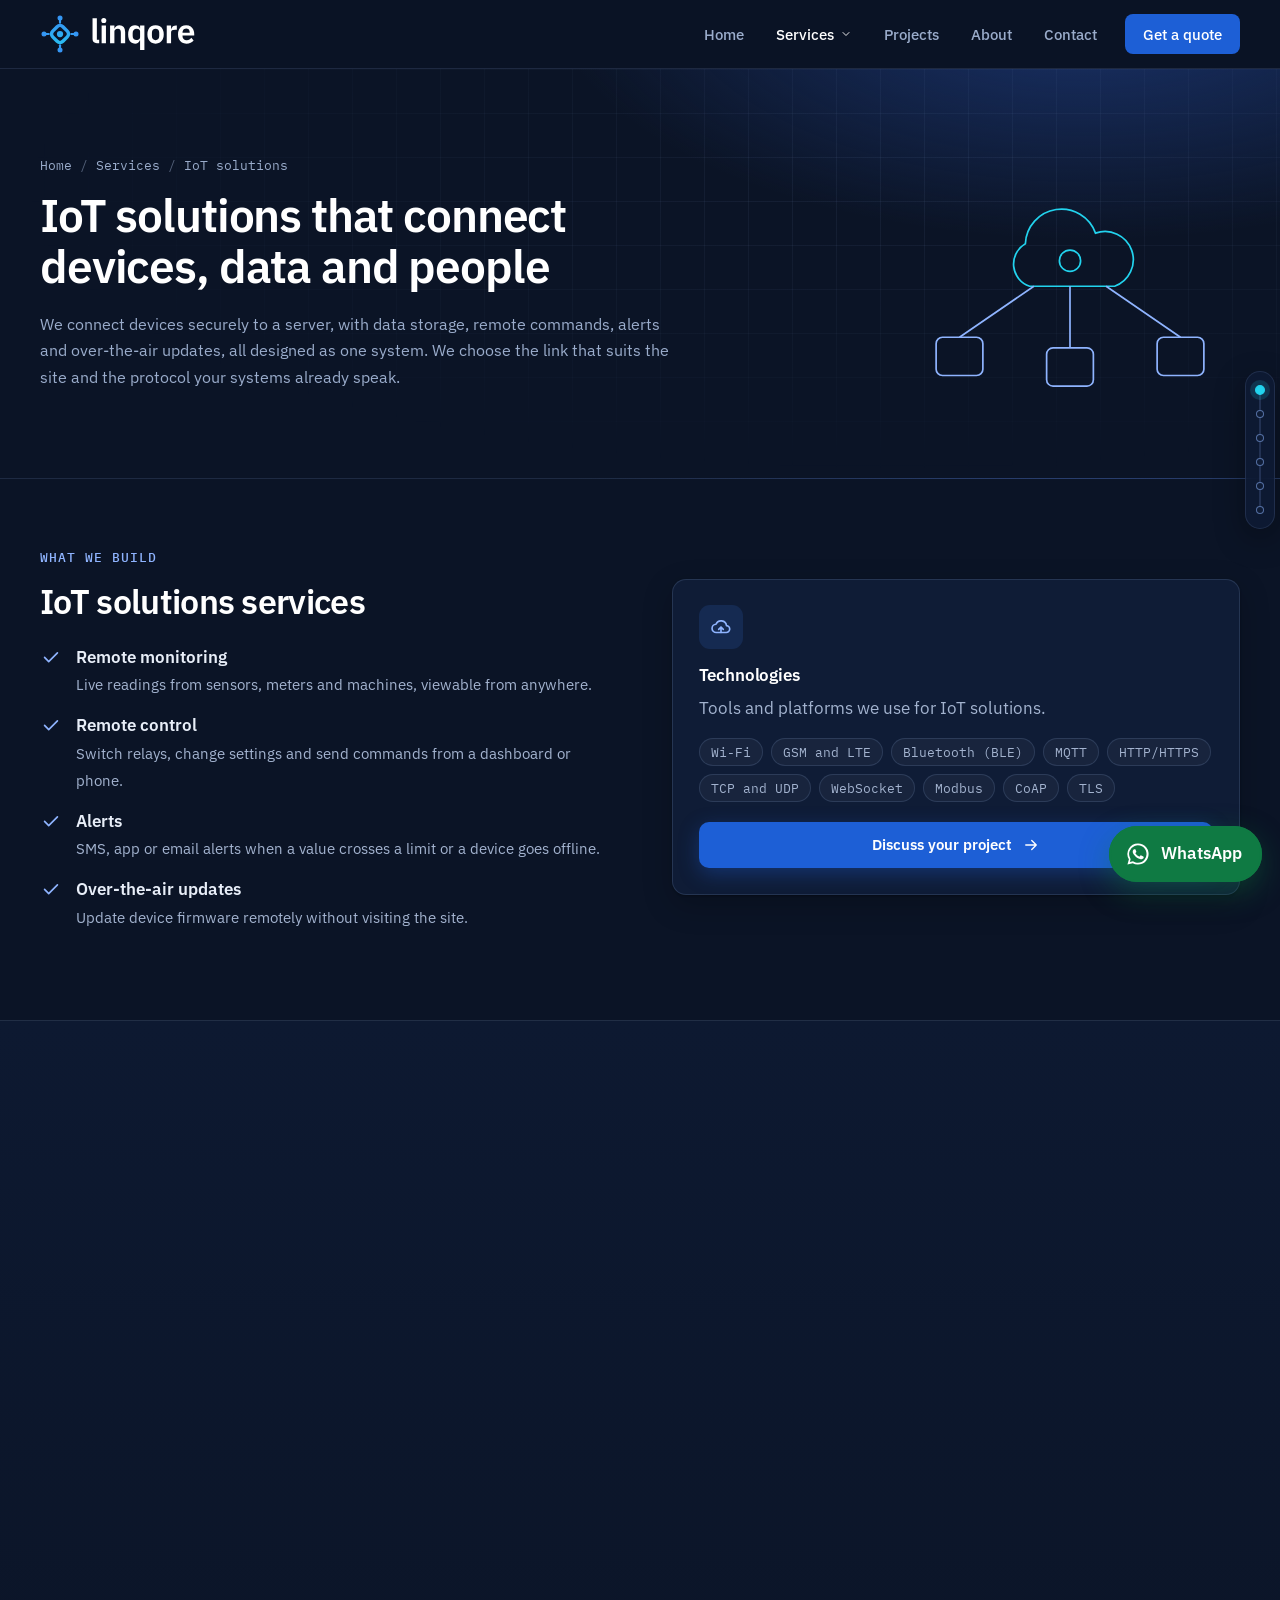
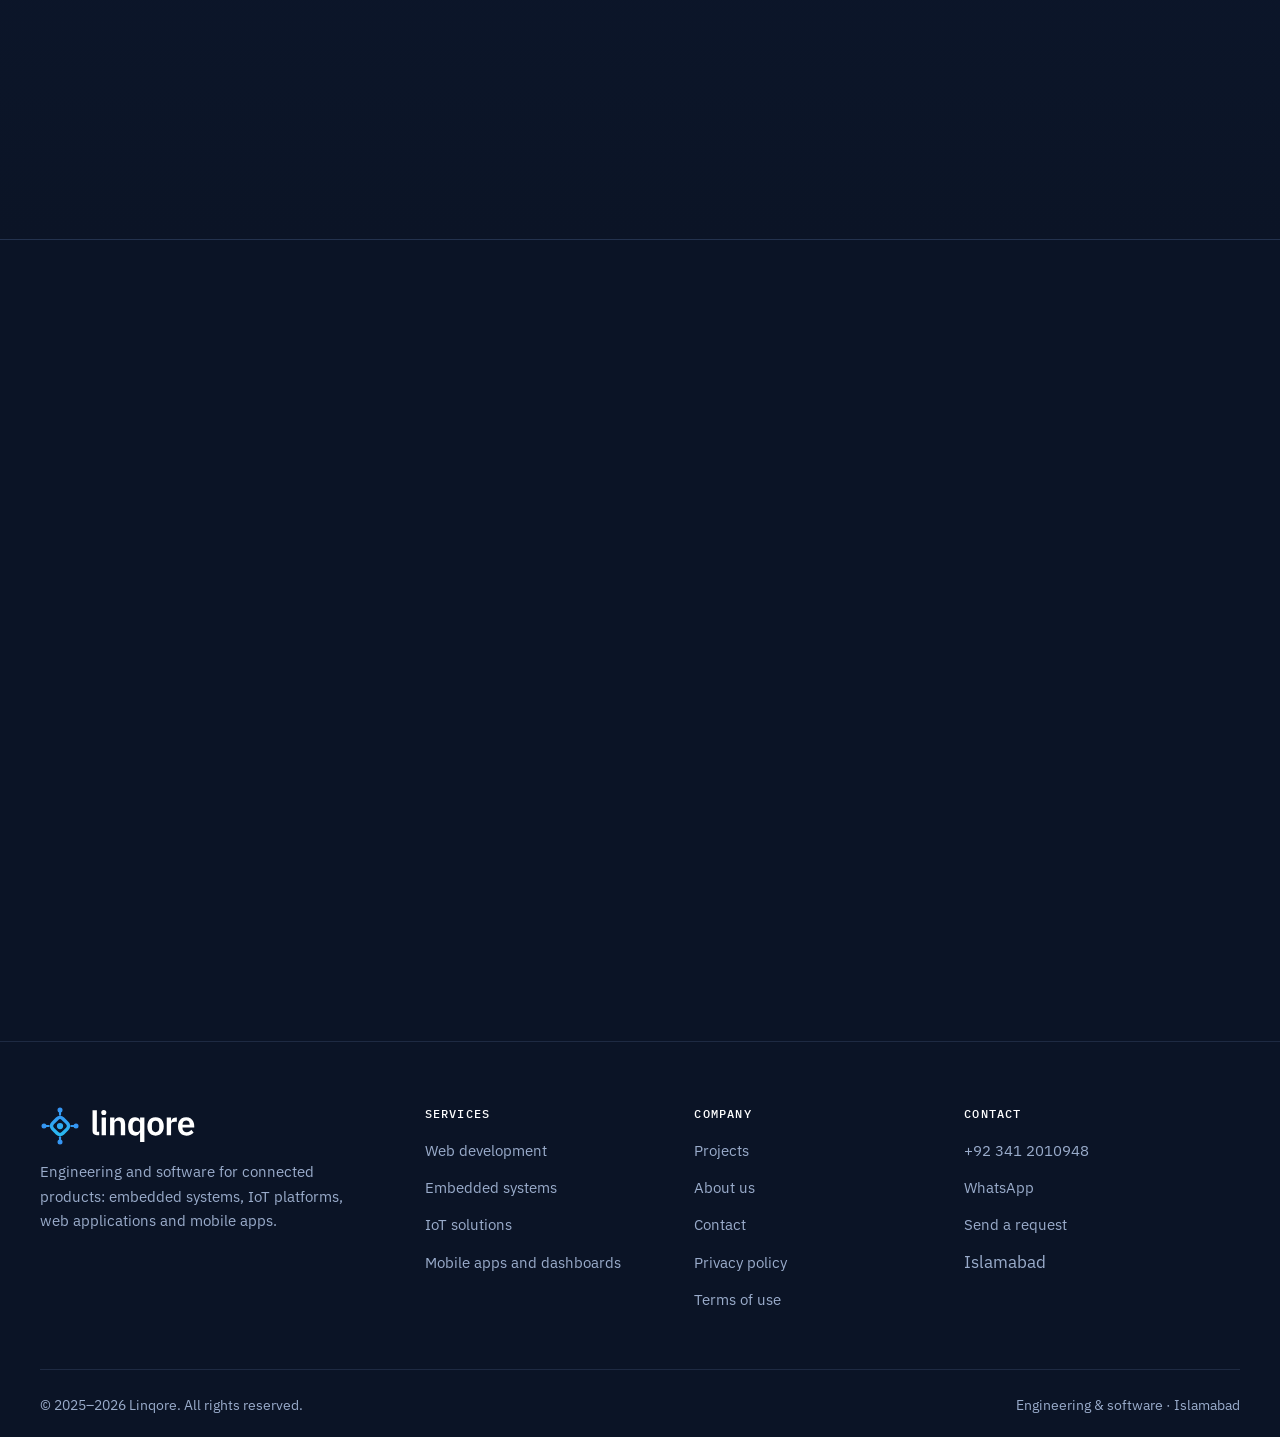
<file: iot-solutions/index.html>
<!doctype html>
<html lang="en">
<head>
<meta charset="utf-8">
<meta http-equiv="Content-Security-Policy" content="default-src 'none'; script-src 'self'; style-src 'self'; font-src 'self'; img-src 'self' data:; connect-src 'self' https://formsubmit.co; base-uri 'none'; form-action 'none'; object-src 'none'; manifest-src 'self'; upgrade-insecure-requests">
<meta name="referrer" content="strict-origin-when-cross-origin">
<meta name="viewport" content="width=device-width, initial-scale=1, viewport-fit=cover">
<title>IoT Solutions and Cloud Connectivity | Linqore</title>
<meta name="description" content="End-to-end IoT systems: devices, Wi-Fi, GSM and Bluetooth connectivity, MQTT and HTTP cloud, remote control, alerts and over-the-air updates.">
<link rel="canonical" href="https://123rahmat.github.io/NX/iot-solutions/">
<meta name="theme-color" content="#0B1426">
<meta name="format-detection" content="telephone=no">
<meta property="og:type" content="website"><meta property="og:site_name" content="Linqore"><meta property="og:locale" content="en_PK">
<meta property="og:title" content="IoT Solutions and Cloud Connectivity | Linqore"><meta property="og:description" content="End-to-end IoT systems: devices, Wi-Fi, GSM and Bluetooth connectivity, MQTT and HTTP cloud, remote control, alerts and over-the-air updates.">
<meta property="og:url" content="https://123rahmat.github.io/NX/iot-solutions/"><meta property="og:image" content="https://123rahmat.github.io/NX/og-image.png"><meta property="og:image:width" content="1200"><meta property="og:image:height" content="630">
<meta name="twitter:card" content="summary_large_image"><meta name="twitter:title" content="IoT Solutions and Cloud Connectivity | Linqore"><meta name="twitter:description" content="End-to-end IoT systems: devices, Wi-Fi, GSM and Bluetooth connectivity, MQTT and HTTP cloud, remote control, alerts and over-the-air updates."><meta name="twitter:image" content="https://123rahmat.github.io/NX/og-image.png">
<link rel="icon" href="data:image/svg+xml,%3Csvg%20xmlns%3D%22http%3A//www.w3.org/2000/svg%22%20viewBox%3D%220%200%2064%2064%22%3E%3Cg%20transform%3D%22translate%280.00%200.00%29%20scale%281.0000%29%22%3E%3Crect%20width%3D%2264%22%20height%3D%2264%22%20rx%3D%2216%22%20fill%3D%22%231D5FD6%22/%3E%3Cg%20transform%3D%22translate%288%208%29%20scale%28.75%29%22%3E%3Crect%20x%3D%2220.5%22%20y%3D%2220.5%22%20width%3D%2223%22%20height%3D%2223%22%20rx%3D%226.5%22%20fill%3D%22none%22%20stroke%3D%22%23FFFFFF%22%20stroke-width%3D%225.5%22%20transform%3D%22rotate%2845%2032%2032%29%22/%3E%3Ccircle%20cx%3D%2232%22%20cy%3D%2232%22%20r%3D%225%22%20fill%3D%22%23FFFFFF%22/%3E%3Cpath%20d%3D%22M32%2014V8.6%22%20stroke%3D%22%23FFFFFF%22%20stroke-width%3D%223.4%22%20stroke-linecap%3D%22round%22%20transform%3D%22rotate%280%2032%2032%29%22/%3E%3Ccircle%20cx%3D%2232%22%20cy%3D%226.4%22%20r%3D%224%22%20fill%3D%22%2322D3EE%22%20transform%3D%22rotate%280%2032%2032%29%22/%3E%3Cpath%20d%3D%22M32%2014V8.6%22%20stroke%3D%22%23FFFFFF%22%20stroke-width%3D%223.4%22%20stroke-linecap%3D%22round%22%20transform%3D%22rotate%2890%2032%2032%29%22/%3E%3Ccircle%20cx%3D%2232%22%20cy%3D%226.4%22%20r%3D%224%22%20fill%3D%22%2322D3EE%22%20transform%3D%22rotate%2890%2032%2032%29%22/%3E%3Cpath%20d%3D%22M32%2014V8.6%22%20stroke%3D%22%23FFFFFF%22%20stroke-width%3D%223.4%22%20stroke-linecap%3D%22round%22%20transform%3D%22rotate%28180%2032%2032%29%22/%3E%3Ccircle%20cx%3D%2232%22%20cy%3D%226.4%22%20r%3D%224%22%20fill%3D%22%2322D3EE%22%20transform%3D%22rotate%28180%2032%2032%29%22/%3E%3Cpath%20d%3D%22M32%2014V8.6%22%20stroke%3D%22%23FFFFFF%22%20stroke-width%3D%223.4%22%20stroke-linecap%3D%22round%22%20transform%3D%22rotate%28270%2032%2032%29%22/%3E%3Ccircle%20cx%3D%2232%22%20cy%3D%226.4%22%20r%3D%224%22%20fill%3D%22%2322D3EE%22%20transform%3D%22rotate%28270%2032%2032%29%22/%3E%3C/g%3E%3C/g%3E%3C/svg%3E" type="image/svg+xml">
<link rel="icon" href="../assets/favicon-32.png?v=aaf29b44cd" sizes="32x32" type="image/png">
<link rel="manifest" href="../site.webmanifest">
<link rel="apple-touch-icon" href="../assets/apple-touch-icon.png?v=e10cc27778">
<link rel="preload" href="../fonts/plex-sans-var.woff2" as="font" type="font/woff2" crossorigin>
<link rel="stylesheet" href="../assets/site.css?v=6cc2522695">
<script src="../assets/site.js?v=d215b8a9df"></script>
<script type="application/ld+json">{"@context": "https://schema.org", "@type": "Service", "name": "IoT solutions", "serviceType": "IoT solutions", "description": "End-to-end IoT systems: devices, Wi-Fi, GSM and Bluetooth connectivity, MQTT and HTTP cloud, remote control, alerts and over-the-air updates.", "provider": {"@id": "https://123rahmat.github.io/NX/#org", "@type": "ProfessionalService", "name": "Linqore", "url": "https://123rahmat.github.io/NX/"}, "areaServed": {"@type": "Country", "name": "Pakistan"}, "url": "https://123rahmat.github.io/NX/iot-solutions/"}</script><script type="application/ld+json">{"@context": "https://schema.org", "@type": "FAQPage", "mainEntity": [{"@type": "Question", "name": "What if the site has no Wi-Fi?", "acceptedAnswer": {"@type": "Answer", "text": "We use GSM or LTE mobile data, or SMS alerts, for remote sites without Wi-Fi."}}, {"@type": "Question", "name": "Is the data secure?", "acceptedAnswer": {"@type": "Answer", "text": "Data in transit is encrypted with TLS, and devices authenticate to the server."}}, {"@type": "Question", "name": "Can you connect to systems we already use?", "acceptedAnswer": {"@type": "Answer", "text": "Yes. We integrate with existing servers, industrial equipment over Modbus and RS-485, and third-party APIs."}}]}</script><script type="application/ld+json">{"@context": "https://schema.org", "@type": "BreadcrumbList", "itemListElement": [{"@type": "ListItem", "position": 1, "name": "Home", "item": "https://123rahmat.github.io/NX/"}, {"@type": "ListItem", "position": 2, "name": "Services", "item": "https://123rahmat.github.io/NX/services/"}, {"@type": "ListItem", "position": 3, "name": "IoT solutions", "item": "https://123rahmat.github.io/NX/iot-solutions/"}]}</script>
</head>
<body>
<a class="skip" href="#main">Skip to content</a>
<header class="hdr"><div class="wrap">
<a class="brand" href="../" ><img src="../assets/logo.svg?v=4b21b2e368" alt="Linqore" width="122" height="32"></a>
<button class="burger" type="button" aria-controls="nav" aria-expanded="false" aria-label="Menu"><span></span></button>
<nav class="nav" id="nav" aria-label="Main">
<a href="../">Home</a>
<div class="dd cur"><button type="button" aria-expanded="false" aria-haspopup="true">Services <svg viewBox="0 0 24 24" fill="none" stroke="currentColor" stroke-width="1.8" stroke-linecap="round" stroke-linejoin="round" aria-hidden="true"><path d="m6 9 6 6 6-6"/></svg></button>
<div class="dd-menu"><a href="../web-development/"><span class="ico"><svg viewBox="0 0 24 24" fill="none" stroke="currentColor" stroke-width="1.8" stroke-linecap="round" stroke-linejoin="round" aria-hidden="true"><rect x="3" y="4" width="18" height="14" rx="2"/><path d="M3 8h18M7 21h10M12 18v3"/></svg></span><span><b>Web development</b><small>Websites, portals and admin panels</small></span></a><a href="../embedded-systems/"><span class="ico"><svg viewBox="0 0 24 24" fill="none" stroke="currentColor" stroke-width="1.8" stroke-linecap="round" stroke-linejoin="round" aria-hidden="true"><rect x="7" y="7" width="10" height="10" rx="1.5"/><path d="M10 10h4v4h-4zM9 3v4M15 3v4M9 17v4M15 17v4M3 9h4M3 15h4M17 9h4M17 15h4"/></svg></span><span><b>Embedded systems</b><small>Firmware for ESP32, STM32 and Arduino</small></span></a><a href="../iot-solutions/" aria-current="page"><span class="ico"><svg viewBox="0 0 24 24" fill="none" stroke="currentColor" stroke-width="1.8" stroke-linecap="round" stroke-linejoin="round" aria-hidden="true"><path d="M7 18a4.5 4.5 0 0 1-.5-9 6 6 0 0 1 11.5 1.5A3.75 3.75 0 0 1 17.5 18z"/><path d="M12 12v6M9.5 14.5 12 12l2.5 2.5"/></svg></span><span><b>IoT solutions</b><small>Devices, connectivity and cloud</small></span></a><a href="../mobile-apps/"><span class="ico"><svg viewBox="0 0 24 24" fill="none" stroke="currentColor" stroke-width="1.8" stroke-linecap="round" stroke-linejoin="round" aria-hidden="true"><rect x="7" y="2.5" width="10" height="19" rx="2.2"/><path d="M11 18.5h2"/></svg></span><span><b>Mobile apps and dashboards</b><small>Android, iOS and web dashboards</small></span></a><a class="all" href="../services/">All services <svg viewBox="0 0 24 24" fill="none" stroke="currentColor" stroke-width="1.8" stroke-linecap="round" stroke-linejoin="round" aria-hidden="true" class="arr"><path d="M5 12h14M13 6l6 6-6 6"/></svg></a></div></div>
<a href="../projects/">Projects</a>
<a href="../about/">About</a>
<a href="../contact/">Contact</a>
<a class="btn cta" href="../contact/">Get a quote</a>
</nav></div></header>
<main id="main">
<section class="phero"><div class="grid-bg"></div><div class="wrap">
<div><ol class="crumbs"><li><a href="../">Home</a></li><li><a href="../services/">Services</a></li><li aria-current="page">IoT solutions</li></ol><h1>IoT solutions that connect devices, data and people</h1><p class="lead">We connect devices securely to a server, with data storage, remote commands, alerts and over-the-air updates, all designed as one system. We choose the link that suits the site and the protocol your systems already speak.</p></div>
<div class="art"><svg viewBox="0 0 320 240" fill="none" aria-hidden="true"><g stroke="currentColor" stroke-width="1.6"><path d="M118 92a34 34 0 0 1 66-10 26 26 0 0 1 18 50H122a22 22 0 0 1-4-40z" stroke="#22D3EE"/><rect x="34" y="180" width="44" height="36" rx="6"/><rect x="138" y="190" width="44" height="36" rx="6"/><rect x="242" y="180" width="44" height="36" rx="6"/><path class="a-dash" d="M56 180l70-48M160 190v-58M264 180l-70-48"/><circle class="a-ring" cx="160" cy="108" r="10" stroke="#22D3EE"/></g></svg></div></div></section>
<section class="sec"><div class="wrap split">
<div data-rv><span class="kick">What we build</span><h2 class="h2">IoT solutions services</h2>
<ul class="list"><li><svg viewBox="0 0 24 24" fill="none" stroke="currentColor" stroke-width="1.8" stroke-linecap="round" stroke-linejoin="round" aria-hidden="true"><path d="m5 12.5 4.5 4.5L19 7.5"/></svg><div><b>Remote monitoring</b><span>Live readings from sensors, meters and machines, viewable from anywhere.</span></div></li><li><svg viewBox="0 0 24 24" fill="none" stroke="currentColor" stroke-width="1.8" stroke-linecap="round" stroke-linejoin="round" aria-hidden="true"><path d="m5 12.5 4.5 4.5L19 7.5"/></svg><div><b>Remote control</b><span>Switch relays, change settings and send commands from a dashboard or phone.</span></div></li><li><svg viewBox="0 0 24 24" fill="none" stroke="currentColor" stroke-width="1.8" stroke-linecap="round" stroke-linejoin="round" aria-hidden="true"><path d="m5 12.5 4.5 4.5L19 7.5"/></svg><div><b>Alerts</b><span>SMS, app or email alerts when a value crosses a limit or a device goes offline.</span></div></li><li><svg viewBox="0 0 24 24" fill="none" stroke="currentColor" stroke-width="1.8" stroke-linecap="round" stroke-linejoin="round" aria-hidden="true"><path d="m5 12.5 4.5 4.5L19 7.5"/></svg><div><b>Over-the-air updates</b><span>Update device firmware remotely without visiting the site.</span></div></li></ul></div>
<div class="card" data-rv><div class="ico-b"><svg viewBox="0 0 24 24" fill="none" stroke="currentColor" stroke-width="1.8" stroke-linecap="round" stroke-linejoin="round" aria-hidden="true"><path d="M7 18a4.5 4.5 0 0 1-.5-9 6 6 0 0 1 11.5 1.5A3.75 3.75 0 0 1 17.5 18z"/><path d="M12 12v6M9.5 14.5 12 12l2.5 2.5"/></svg></div><h3>Technologies</h3><p>Tools and platforms we use for IoT solutions.</p><ul class="tags"><li>Wi-Fi</li><li>GSM and LTE</li><li>Bluetooth (BLE)</li><li>MQTT</li><li>HTTP/HTTPS</li><li>TCP and UDP</li><li>WebSocket</li><li>Modbus</li><li>CoAP</li><li>TLS</li></ul>
<div class="sp"></div><a class="btn btn-p" href="../contact/?service=IoT%20solutions">Discuss your project <svg viewBox="0 0 24 24" fill="none" stroke="currentColor" stroke-width="1.8" stroke-linecap="round" stroke-linejoin="round" aria-hidden="true" class="arr"><path d="M5 12h14M13 6l6 6-6 6"/></svg></a></div>
</div></section>
<section class="sec alt"><div class="wrap">
<div class="sec-h" data-rv><span class="kick">Related work</span><h2>Projects using IoT solutions</h2></div>
<div class="pgrid"><article class="proj spot" data-cat="Power and energy" data-rv><div class="pv"><svg viewBox="0 0 400 250" aria-hidden="true" preserveAspectRatio="xMidYMid meet"><g fill="none" stroke-width="2.5" stroke-linecap="round"><path d="M20 160h360" stroke="rgba(143,180,255,.2)"/><path class="a-draw" stroke="#22D3EE" d="M20 125c30-60 50-60 80 0s50 60 80 0 50-60 80 0 50 60 80 0 40-50 40-50"/><path class="a-draw" stroke="currentColor" opacity=".6" d="M20 135c30-40 50-40 80 0s50 40 80 0 50-40 80 0 50 40 80 0 40-30 40-30"/></g><g font-family="IBM Plex Mono,monospace" font-size="13" fill="currentColor" text-anchor="end"><text x="376" y="36">V 229.8</text><text x="376" y="56" fill="#22D3EE">A 4.12</text><text x="376" y="76" class="a-blink">MQTT</text></g></svg><span class="badge">Completed</span></div><div class="pb"><div class="cat">Power and energy<span>2025</span></div><h3>Real-time remote power monitoring</h3><p>Measures voltage and current with sensors on an ESP32 and publishes the readings over MQTT, so power use can be monitored remotely on a mobile screen.</p><ul class="tags"><li>ESP32</li><li>MQTT</li><li>Voltage and current sensors</li></ul></div></article><article class="proj spot" data-cat="Embedded and IoT" data-rv><div class="pv"><svg viewBox="0 0 400 250" aria-hidden="true" preserveAspectRatio="xMidYMid meet"><g fill="none" stroke="currentColor" stroke-width="2" stroke-linecap="round" opacity=".9" transform="translate(200 125)"><path d="M-12 10a12 12 0 0 1 24 0" opacity="1.00"/><path d="M-22 10a22 22 0 0 1 44 0" opacity="0.88"/><path d="M-32 10a32 32 0 0 1 64 0" opacity="0.76"/><path d="M-42 10a42 42 0 0 1 84 0" opacity="0.64"/><path d="M-52 10a52 52 0 0 1 104 0" opacity="0.52"/><path d="M-62 10a62 62 0 0 1 124 0" opacity="0.40"/><path d="M-62 10v18M62 10v14M-42 10v26M42 10v24M-22 10v30M22 10v28M0 0v44"/><rect class="a-scan" x="-75" y="-60" width="150" height="3" rx="1.5" fill="#22D3EE" stroke="none" opacity=".8"/></g></svg><span class="badge">Completed</span></div><div class="pb"><div class="cat">Embedded and IoT<span>2025</span></div><h3>Smart attendance system</h3><p>Fingerprint attendance on ESP32. Admins enrol and remove people from a mobile app, each scan is time-stamped and sent to the server over HTTP, and removing a company revokes access for all of its users.</p><ul class="tags"><li>ESP32</li><li>Fingerprint sensor</li><li>HTTP</li><li>Mobile app</li></ul></div></article><article class="proj spot" data-cat="Health and wellness" data-rv><div class="pv"><svg viewBox="0 0 400 250" aria-hidden="true" preserveAspectRatio="xMidYMid meet"><g fill="none" stroke-width="2.6" stroke-linecap="round" stroke-linejoin="round"><path d="M20 130h360" stroke="rgba(143,180,255,.15)"/><path class="a-draw" stroke="#22D3EE" d="M20 130h80l14-36 20 82 18-70 12 24h56l14-36 20 82 18-70 12 24h96"/></g><path class="a-pulse" fill="#F87171" d="M330 52c-6-10-24-8-24 6 0 12 24 26 24 26s24-14 24-26c0-14-18-16-24-6z"/><g font-family="IBM Plex Mono,monospace" font-size="13" fill="currentColor"><text x="24" y="82">HR 76</text><text x="24" y="102">SpO2 98%</text></g></svg><span class="badge">Completed</span></div><div class="pb"><div class="cat">Health and wellness</div><h3>Smart health monitoring system</h3><p>Reads heart rate, blood oxygen, body temperature and GPS location with an ESP32 and sends them over GSM to the Blynk IoT app for remote viewing.</p><ul class="tags"><li>ESP32</li><li>MAX30102</li><li>MLX90614</li><li>GPS</li><li>SIM800L</li></ul></div></article></div>
</div></section>
<section class="sec"><div class="wrap"><div class="sec-h c" data-rv><span class="kick">Questions</span><h2>Common questions</h2></div><div class="faq"><details data-rv><summary>What if the site has no Wi-Fi?</summary><p>We use GSM or LTE mobile data, or SMS alerts, for remote sites without Wi-Fi.</p></details><details data-rv><summary>Is the data secure?</summary><p>Data in transit is encrypted with TLS, and devices authenticate to the server.</p></details><details data-rv><summary>Can you connect to systems we already use?</summary><p>Yes. We integrate with existing servers, industrial equipment over Modbus and RS-485, and third-party APIs.</p></details></div></div></section>
<section class="sec"><div class="wrap"><div class="cta-band" data-rv><div><h2>Have a project in mind? Let us build it right.</h2><p>Share your requirements. We will reply with a written scope, a realistic timeline and an itemised quotation, with no obligation.</p></div>
<div class="btns"><a class="btn btn-l" href="../contact/">Get a quote <svg viewBox="0 0 24 24" fill="none" stroke="currentColor" stroke-width="1.8" stroke-linecap="round" stroke-linejoin="round" aria-hidden="true" class="arr"><path d="M5 12h14M13 6l6 6-6 6"/></svg></a><a class="btn btn-wa" href="https://wa.me/923412010948?text=Hi%20Linqore%2C%20I%27d%20like%20to%20discuss%20a%20project." target="_blank" rel="noopener noreferrer"><svg viewBox="0 0 32 32" aria-hidden="true"><path fill="currentColor" d="M16 3a13 13 0 0 0-11.2 19.6L3 29l6.6-1.7A13 13 0 1 0 16 3zm0 23.7c-2 0-4-.6-5.7-1.6l-.4-.2-3.9 1 1-3.8-.3-.4A10.7 10.7 0 1 1 16 26.7zm5.9-8c-.3-.2-1.9-1-2.2-1s-.5-.2-.7.2-.8 1-1 1.2-.4.2-.7 0a8.8 8.8 0 0 1-4.4-3.8c-.3-.6.3-.5 1-1.7.1-.2 0-.4 0-.6l-1-2.4c-.3-.6-.5-.5-.7-.5h-.6c-.2 0-.6 0-.9.4s-1.2 1.1-1.2 2.7 1.2 3.2 1.4 3.4 2.4 3.6 5.7 5c2.1.9 3 1 4 .8.7-.1 1.9-.8 2.2-1.5s.3-1.4.2-1.5-.3-.2-.6-.4z"/></svg> WhatsApp</a></div></div></div></section>
</main>
<footer class="ftr"><div class="wrap">
<div class="cols">
<div><a class="brand" href="../"><img src="../assets/logo.svg?v=4b21b2e368" alt="Linqore" width="122" height="32"></a><p>Engineering and software for connected products: embedded systems, IoT platforms, web applications and mobile apps.</p></div>
<div><h2 class="fh">Services</h2><ul><li><a href="../web-development/">Web development</a></li><li><a href="../embedded-systems/">Embedded systems</a></li><li><a href="../iot-solutions/">IoT solutions</a></li><li><a href="../mobile-apps/">Mobile apps and dashboards</a></li></ul></div>
<div><h2 class="fh">Company</h2><ul><li><a href="../projects/">Projects</a></li><li><a href="../about/">About us</a></li><li><a href="../contact/">Contact</a></li><li><a href="../privacy/">Privacy policy</a></li><li><a href="../terms/">Terms of use</a></li></ul></div>
<div><h2 class="fh">Contact</h2><ul><li><a href="tel:+923412010948">+92 341 2010948</a></li><li><a href="https://wa.me/923412010948?text=Hi%20Linqore%2C%20I%27d%20like%20to%20discuss%20a%20project." target="_blank" rel="noopener noreferrer">WhatsApp</a></li><li><a href="../contact/">Send a request</a></li><li>Islamabad</li></ul></div>
</div>
<div class="bot"><span>&copy; 2025&ndash;<span id="yr">2026</span> Linqore. All rights reserved.</span><span>Engineering &amp; software &middot; Islamabad</span></div>
</div></footer>
<a class="wa-fab" href="https://wa.me/923412010948?text=Hi%20Linqore%2C%20I%27d%20like%20to%20discuss%20a%20project." target="_blank" rel="noopener noreferrer" aria-label="Chat with us on WhatsApp"><svg viewBox="0 0 32 32" aria-hidden="true"><path fill="currentColor" d="M16 3a13 13 0 0 0-11.2 19.6L3 29l6.6-1.7A13 13 0 1 0 16 3zm0 23.7c-2 0-4-.6-5.7-1.6l-.4-.2-3.9 1 1-3.8-.3-.4A10.7 10.7 0 1 1 16 26.7zm5.9-8c-.3-.2-1.9-1-2.2-1s-.5-.2-.7.2-.8 1-1 1.2-.4.2-.7 0a8.8 8.8 0 0 1-4.4-3.8c-.3-.6.3-.5 1-1.7.1-.2 0-.4 0-.6l-1-2.4c-.3-.6-.5-.5-.7-.5h-.6c-.2 0-.6 0-.9.4s-1.2 1.1-1.2 2.7 1.2 3.2 1.4 3.4 2.4 3.6 5.7 5c2.1.9 3 1 4 .8.7-.1 1.9-.8 2.2-1.5s.3-1.4.2-1.5-.3-.2-.6-.4z"/></svg><span>WhatsApp</span></a>
</body>
</html>
</file>
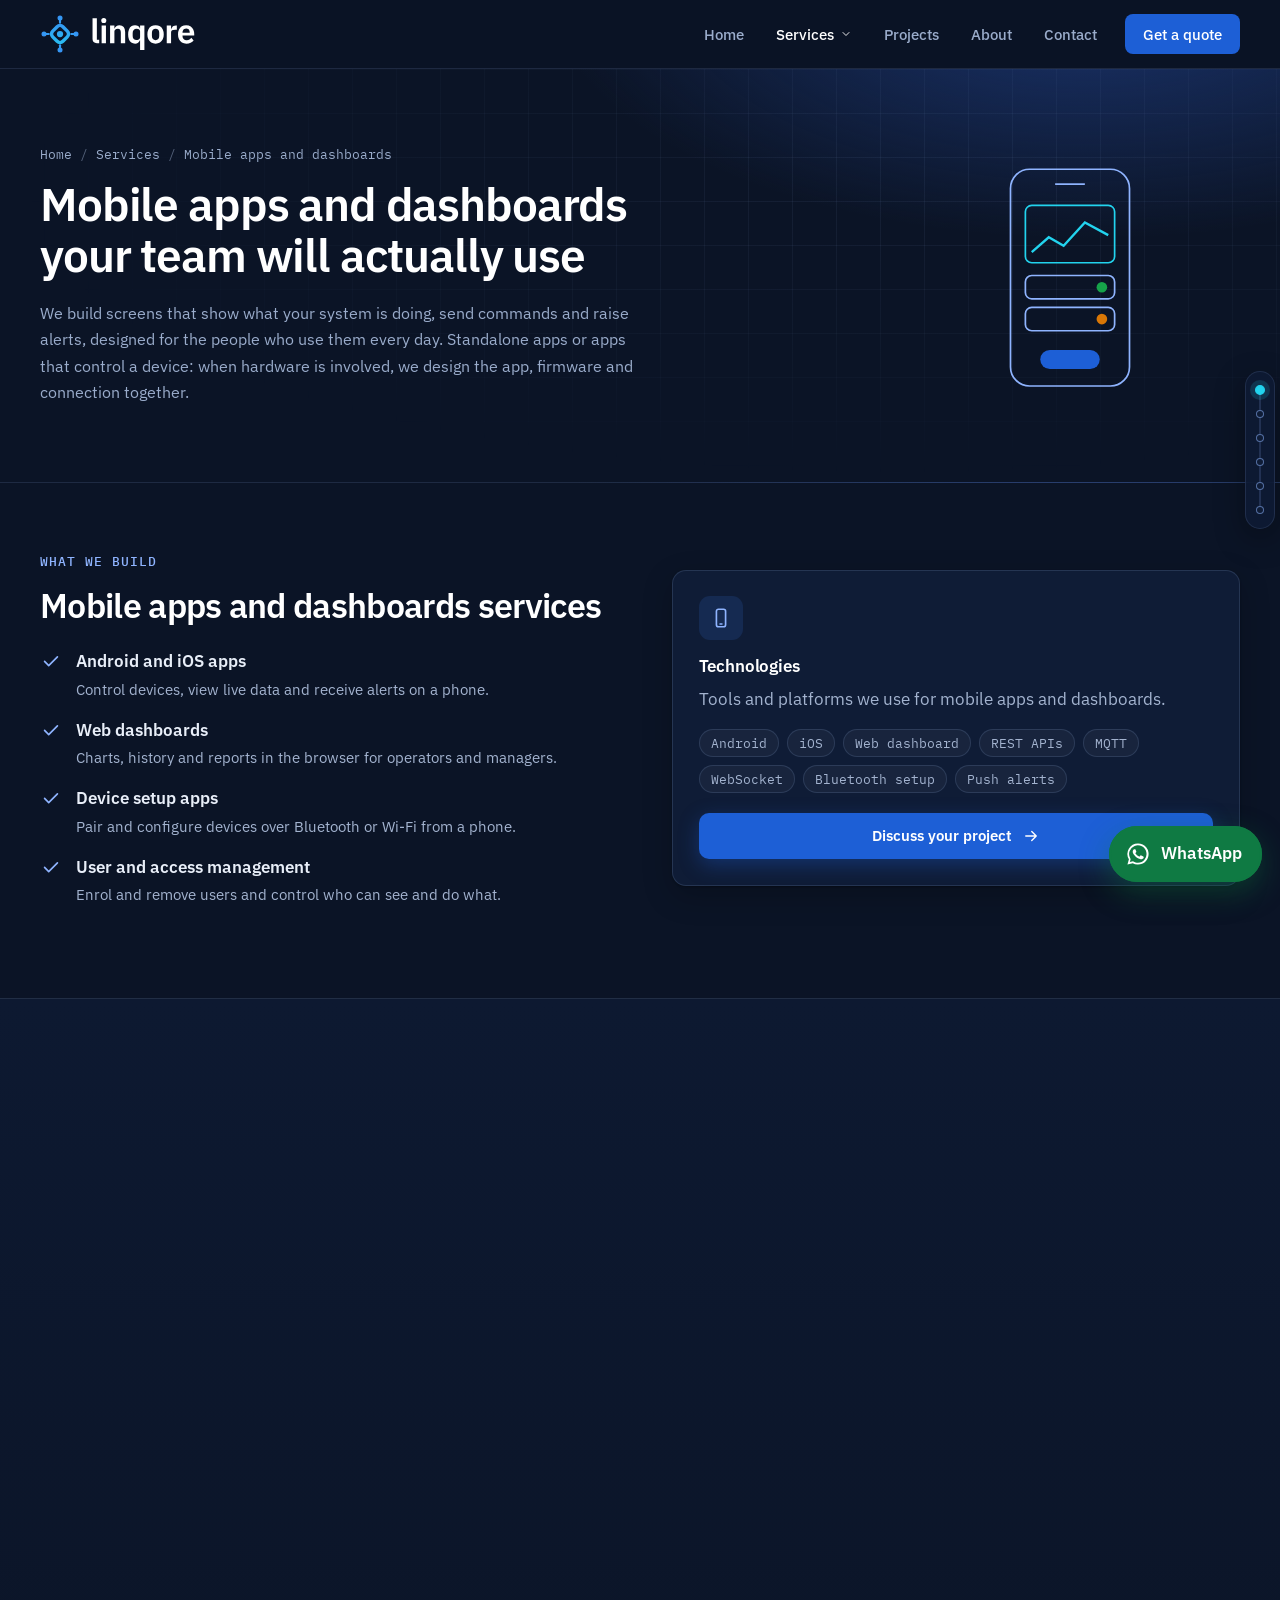
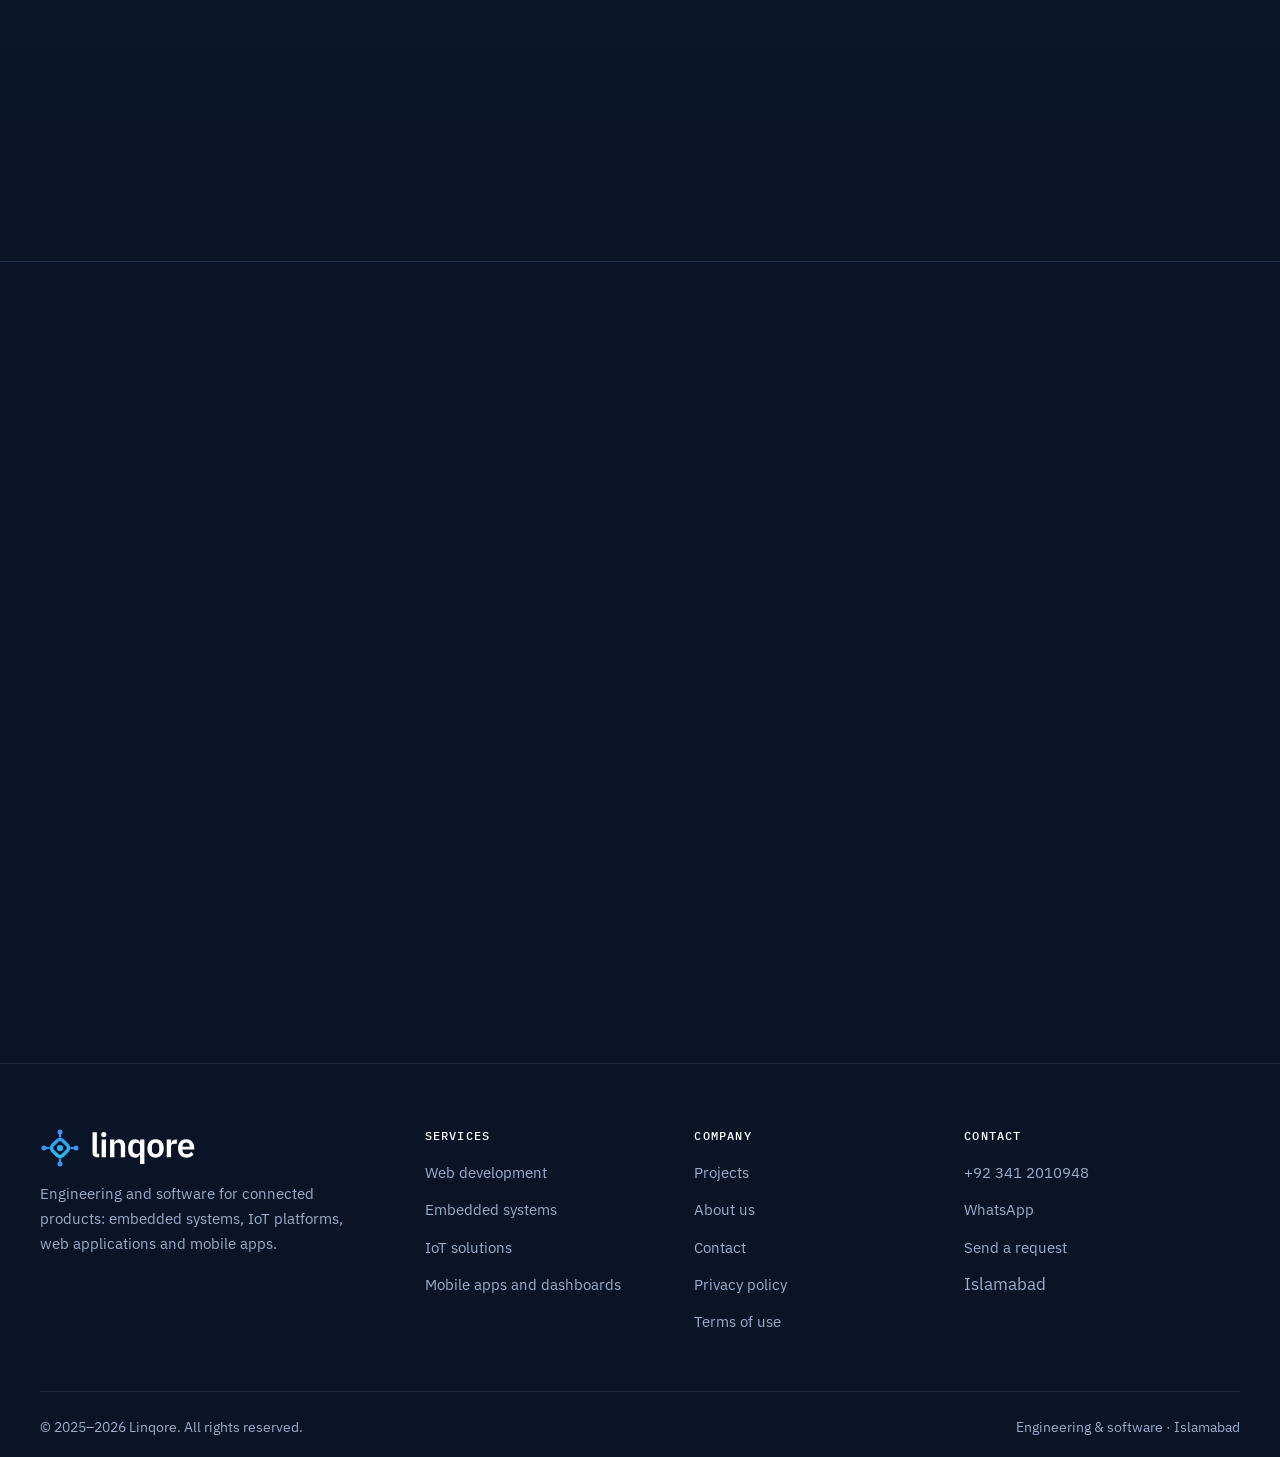
<file: mobile-apps/index.html>
<!doctype html>
<html lang="en">
<head>
<meta charset="utf-8">
<meta http-equiv="Content-Security-Policy" content="default-src 'none'; script-src 'self'; style-src 'self'; font-src 'self'; img-src 'self' data:; connect-src 'self' https://formsubmit.co; base-uri 'none'; form-action 'none'; object-src 'none'; manifest-src 'self'; upgrade-insecure-requests">
<meta name="referrer" content="strict-origin-when-cross-origin">
<meta name="viewport" content="width=device-width, initial-scale=1, viewport-fit=cover">
<title>Mobile App and Dashboard Development | Linqore</title>
<meta name="description" content="Android and iOS apps and web dashboards that show live data, send commands and raise alerts, built for the people who use them every day.">
<link rel="canonical" href="https://123rahmat.github.io/NX/mobile-apps/">
<meta name="theme-color" content="#0B1426">
<meta name="format-detection" content="telephone=no">
<meta property="og:type" content="website"><meta property="og:site_name" content="Linqore"><meta property="og:locale" content="en_PK">
<meta property="og:title" content="Mobile App and Dashboard Development | Linqore"><meta property="og:description" content="Android and iOS apps and web dashboards that show live data, send commands and raise alerts, built for the people who use them every day.">
<meta property="og:url" content="https://123rahmat.github.io/NX/mobile-apps/"><meta property="og:image" content="https://123rahmat.github.io/NX/og-image.png"><meta property="og:image:width" content="1200"><meta property="og:image:height" content="630">
<meta name="twitter:card" content="summary_large_image"><meta name="twitter:title" content="Mobile App and Dashboard Development | Linqore"><meta name="twitter:description" content="Android and iOS apps and web dashboards that show live data, send commands and raise alerts, built for the people who use them every day."><meta name="twitter:image" content="https://123rahmat.github.io/NX/og-image.png">
<link rel="icon" href="data:image/svg+xml,%3Csvg%20xmlns%3D%22http%3A//www.w3.org/2000/svg%22%20viewBox%3D%220%200%2064%2064%22%3E%3Cg%20transform%3D%22translate%280.00%200.00%29%20scale%281.0000%29%22%3E%3Crect%20width%3D%2264%22%20height%3D%2264%22%20rx%3D%2216%22%20fill%3D%22%231D5FD6%22/%3E%3Cg%20transform%3D%22translate%288%208%29%20scale%28.75%29%22%3E%3Crect%20x%3D%2220.5%22%20y%3D%2220.5%22%20width%3D%2223%22%20height%3D%2223%22%20rx%3D%226.5%22%20fill%3D%22none%22%20stroke%3D%22%23FFFFFF%22%20stroke-width%3D%225.5%22%20transform%3D%22rotate%2845%2032%2032%29%22/%3E%3Ccircle%20cx%3D%2232%22%20cy%3D%2232%22%20r%3D%225%22%20fill%3D%22%23FFFFFF%22/%3E%3Cpath%20d%3D%22M32%2014V8.6%22%20stroke%3D%22%23FFFFFF%22%20stroke-width%3D%223.4%22%20stroke-linecap%3D%22round%22%20transform%3D%22rotate%280%2032%2032%29%22/%3E%3Ccircle%20cx%3D%2232%22%20cy%3D%226.4%22%20r%3D%224%22%20fill%3D%22%2322D3EE%22%20transform%3D%22rotate%280%2032%2032%29%22/%3E%3Cpath%20d%3D%22M32%2014V8.6%22%20stroke%3D%22%23FFFFFF%22%20stroke-width%3D%223.4%22%20stroke-linecap%3D%22round%22%20transform%3D%22rotate%2890%2032%2032%29%22/%3E%3Ccircle%20cx%3D%2232%22%20cy%3D%226.4%22%20r%3D%224%22%20fill%3D%22%2322D3EE%22%20transform%3D%22rotate%2890%2032%2032%29%22/%3E%3Cpath%20d%3D%22M32%2014V8.6%22%20stroke%3D%22%23FFFFFF%22%20stroke-width%3D%223.4%22%20stroke-linecap%3D%22round%22%20transform%3D%22rotate%28180%2032%2032%29%22/%3E%3Ccircle%20cx%3D%2232%22%20cy%3D%226.4%22%20r%3D%224%22%20fill%3D%22%2322D3EE%22%20transform%3D%22rotate%28180%2032%2032%29%22/%3E%3Cpath%20d%3D%22M32%2014V8.6%22%20stroke%3D%22%23FFFFFF%22%20stroke-width%3D%223.4%22%20stroke-linecap%3D%22round%22%20transform%3D%22rotate%28270%2032%2032%29%22/%3E%3Ccircle%20cx%3D%2232%22%20cy%3D%226.4%22%20r%3D%224%22%20fill%3D%22%2322D3EE%22%20transform%3D%22rotate%28270%2032%2032%29%22/%3E%3C/g%3E%3C/g%3E%3C/svg%3E" type="image/svg+xml">
<link rel="icon" href="../assets/favicon-32.png?v=aaf29b44cd" sizes="32x32" type="image/png">
<link rel="manifest" href="../site.webmanifest">
<link rel="apple-touch-icon" href="../assets/apple-touch-icon.png?v=e10cc27778">
<link rel="preload" href="../fonts/plex-sans-var.woff2" as="font" type="font/woff2" crossorigin>
<link rel="stylesheet" href="../assets/site.css?v=6cc2522695">
<script src="../assets/site.js?v=d215b8a9df"></script>
<script type="application/ld+json">{"@context": "https://schema.org", "@type": "Service", "name": "Mobile apps and dashboards", "serviceType": "Mobile apps and dashboards", "description": "Android and iOS apps and web dashboards that show live data, send commands and raise alerts, built for the people who use them every day.", "provider": {"@id": "https://123rahmat.github.io/NX/#org", "@type": "ProfessionalService", "name": "Linqore", "url": "https://123rahmat.github.io/NX/"}, "areaServed": {"@type": "Country", "name": "Pakistan"}, "url": "https://123rahmat.github.io/NX/mobile-apps/"}</script><script type="application/ld+json">{"@context": "https://schema.org", "@type": "FAQPage", "mainEntity": [{"@type": "Question", "name": "Do you build for both Android and iPhone?", "acceptedAnswer": {"@type": "Answer", "text": "Yes. We build apps for Android and iOS, and web dashboards that work in any browser."}}, {"@type": "Question", "name": "Can the app control my device?", "acceptedAnswer": {"@type": "Answer", "text": "Yes. Apps can send commands, change schedules and settings, and show live status."}}, {"@type": "Question", "name": "Can I get a dashboard without a mobile app?", "acceptedAnswer": {"@type": "Answer", "text": "Yes. A web dashboard works on phones and computers without installing anything."}}]}</script><script type="application/ld+json">{"@context": "https://schema.org", "@type": "BreadcrumbList", "itemListElement": [{"@type": "ListItem", "position": 1, "name": "Home", "item": "https://123rahmat.github.io/NX/"}, {"@type": "ListItem", "position": 2, "name": "Services", "item": "https://123rahmat.github.io/NX/services/"}, {"@type": "ListItem", "position": 3, "name": "Mobile apps and dashboards", "item": "https://123rahmat.github.io/NX/mobile-apps/"}]}</script>
</head>
<body>
<a class="skip" href="#main">Skip to content</a>
<header class="hdr"><div class="wrap">
<a class="brand" href="../" ><img src="../assets/logo.svg?v=4b21b2e368" alt="Linqore" width="122" height="32"></a>
<button class="burger" type="button" aria-controls="nav" aria-expanded="false" aria-label="Menu"><span></span></button>
<nav class="nav" id="nav" aria-label="Main">
<a href="../">Home</a>
<div class="dd cur"><button type="button" aria-expanded="false" aria-haspopup="true">Services <svg viewBox="0 0 24 24" fill="none" stroke="currentColor" stroke-width="1.8" stroke-linecap="round" stroke-linejoin="round" aria-hidden="true"><path d="m6 9 6 6 6-6"/></svg></button>
<div class="dd-menu"><a href="../web-development/"><span class="ico"><svg viewBox="0 0 24 24" fill="none" stroke="currentColor" stroke-width="1.8" stroke-linecap="round" stroke-linejoin="round" aria-hidden="true"><rect x="3" y="4" width="18" height="14" rx="2"/><path d="M3 8h18M7 21h10M12 18v3"/></svg></span><span><b>Web development</b><small>Websites, portals and admin panels</small></span></a><a href="../embedded-systems/"><span class="ico"><svg viewBox="0 0 24 24" fill="none" stroke="currentColor" stroke-width="1.8" stroke-linecap="round" stroke-linejoin="round" aria-hidden="true"><rect x="7" y="7" width="10" height="10" rx="1.5"/><path d="M10 10h4v4h-4zM9 3v4M15 3v4M9 17v4M15 17v4M3 9h4M3 15h4M17 9h4M17 15h4"/></svg></span><span><b>Embedded systems</b><small>Firmware for ESP32, STM32 and Arduino</small></span></a><a href="../iot-solutions/"><span class="ico"><svg viewBox="0 0 24 24" fill="none" stroke="currentColor" stroke-width="1.8" stroke-linecap="round" stroke-linejoin="round" aria-hidden="true"><path d="M7 18a4.5 4.5 0 0 1-.5-9 6 6 0 0 1 11.5 1.5A3.75 3.75 0 0 1 17.5 18z"/><path d="M12 12v6M9.5 14.5 12 12l2.5 2.5"/></svg></span><span><b>IoT solutions</b><small>Devices, connectivity and cloud</small></span></a><a href="../mobile-apps/" aria-current="page"><span class="ico"><svg viewBox="0 0 24 24" fill="none" stroke="currentColor" stroke-width="1.8" stroke-linecap="round" stroke-linejoin="round" aria-hidden="true"><rect x="7" y="2.5" width="10" height="19" rx="2.2"/><path d="M11 18.5h2"/></svg></span><span><b>Mobile apps and dashboards</b><small>Android, iOS and web dashboards</small></span></a><a class="all" href="../services/">All services <svg viewBox="0 0 24 24" fill="none" stroke="currentColor" stroke-width="1.8" stroke-linecap="round" stroke-linejoin="round" aria-hidden="true" class="arr"><path d="M5 12h14M13 6l6 6-6 6"/></svg></a></div></div>
<a href="../projects/">Projects</a>
<a href="../about/">About</a>
<a href="../contact/">Contact</a>
<a class="btn cta" href="../contact/">Get a quote</a>
</nav></div></header>
<main id="main">
<section class="phero"><div class="grid-bg"></div><div class="wrap">
<div><ol class="crumbs"><li><a href="../">Home</a></li><li><a href="../services/">Services</a></li><li aria-current="page">Mobile apps and dashboards</li></ol><h1>Mobile apps and dashboards your team will actually use</h1><p class="lead">We build screens that show what your system is doing, send commands and raise alerts, designed for the people who use them every day. Standalone apps or apps that control a device: when hardware is involved, we design the app, firmware and connection together.</p></div>
<div class="art"><svg viewBox="0 0 320 240" fill="none" aria-hidden="true"><g stroke="currentColor" stroke-width="1.6"><rect x="104" y="20" width="112" height="204" rx="18"/><path d="M146 34h28"/><rect x="118" y="54" width="84" height="54" rx="6" stroke="#22D3EE"/><path class="a-draw" stroke="#22D3EE" stroke-width="2.2" d="M124 98l16-14 14 8 20-22 22 12"/><rect x="118" y="120" width="84" height="22" rx="6"/><rect x="118" y="150" width="84" height="22" rx="6"/><circle class="a-pulse" cx="190" cy="131" r="5" fill="#16A34A" stroke="none"/><circle cx="190" cy="161" r="5" fill="#D97706" stroke="none"/><rect x="132" y="190" width="56" height="18" rx="9" fill="#1D5FD6" stroke="none"/></g></svg></div></div></section>
<section class="sec"><div class="wrap split">
<div data-rv><span class="kick">What we build</span><h2 class="h2">Mobile apps and dashboards services</h2>
<ul class="list"><li><svg viewBox="0 0 24 24" fill="none" stroke="currentColor" stroke-width="1.8" stroke-linecap="round" stroke-linejoin="round" aria-hidden="true"><path d="m5 12.5 4.5 4.5L19 7.5"/></svg><div><b>Android and iOS apps</b><span>Control devices, view live data and receive alerts on a phone.</span></div></li><li><svg viewBox="0 0 24 24" fill="none" stroke="currentColor" stroke-width="1.8" stroke-linecap="round" stroke-linejoin="round" aria-hidden="true"><path d="m5 12.5 4.5 4.5L19 7.5"/></svg><div><b>Web dashboards</b><span>Charts, history and reports in the browser for operators and managers.</span></div></li><li><svg viewBox="0 0 24 24" fill="none" stroke="currentColor" stroke-width="1.8" stroke-linecap="round" stroke-linejoin="round" aria-hidden="true"><path d="m5 12.5 4.5 4.5L19 7.5"/></svg><div><b>Device setup apps</b><span>Pair and configure devices over Bluetooth or Wi-Fi from a phone.</span></div></li><li><svg viewBox="0 0 24 24" fill="none" stroke="currentColor" stroke-width="1.8" stroke-linecap="round" stroke-linejoin="round" aria-hidden="true"><path d="m5 12.5 4.5 4.5L19 7.5"/></svg><div><b>User and access management</b><span>Enrol and remove users and control who can see and do what.</span></div></li></ul></div>
<div class="card" data-rv><div class="ico-b"><svg viewBox="0 0 24 24" fill="none" stroke="currentColor" stroke-width="1.8" stroke-linecap="round" stroke-linejoin="round" aria-hidden="true"><rect x="7" y="2.5" width="10" height="19" rx="2.2"/><path d="M11 18.5h2"/></svg></div><h3>Technologies</h3><p>Tools and platforms we use for mobile apps and dashboards.</p><ul class="tags"><li>Android</li><li>iOS</li><li>Web dashboard</li><li>REST APIs</li><li>MQTT</li><li>WebSocket</li><li>Bluetooth setup</li><li>Push alerts</li></ul>
<div class="sp"></div><a class="btn btn-p" href="../contact/?service=Mobile%20apps%20and%20dashboards">Discuss your project <svg viewBox="0 0 24 24" fill="none" stroke="currentColor" stroke-width="1.8" stroke-linecap="round" stroke-linejoin="round" aria-hidden="true" class="arr"><path d="M5 12h14M13 6l6 6-6 6"/></svg></a></div>
</div></section>
<section class="sec alt"><div class="wrap">
<div class="sec-h" data-rv><span class="kick">Related work</span><h2>Projects using mobile apps and dashboards</h2></div>
<div class="pgrid"><article class="proj spot" data-cat="Embedded and IoT" data-rv><div class="pv"><svg viewBox="0 0 400 250" aria-hidden="true" preserveAspectRatio="xMidYMid meet"><g transform="translate(200 125)"><rect x="-80" y="-48" width="110" height="72" rx="10" fill="rgba(143,180,255,.1)" stroke="currentColor" stroke-width="2"/><rect x="-64" y="-30" width="26" height="20" rx="3" fill="none" stroke="#22D3EE" stroke-width="2"/><path d="M-64 6h70M-64 14h44" stroke="currentColor" stroke-width="2" opacity=".6"/><g fill="none" stroke="#22D3EE" stroke-width="2.5" stroke-linecap="round"><path class="a-pulse" d="M48 -18a26 26 0 0 1 0 36"/><path class="a-pulse" d="M60 -30a42 42 0 0 1 0 60" opacity=".7"/><path class="a-pulse" d="M72 -42a58 58 0 0 1 0 84" opacity=".45"/></g></g></svg><span class="badge">Completed</span></div><div class="pb"><div class="cat">Embedded and IoT<span>2025</span></div><h3>RFID and NFC read-write system</h3><p>Reads and writes NFC card data from a mobile app in text and hex form, and copies the contents of one card onto another.</p><ul class="tags"><li>RFID</li><li>NFC</li><li>Hex</li><li>Mobile app</li></ul></div></article><article class="proj spot" data-cat="Embedded and IoT" data-rv><div class="pv"><svg viewBox="0 0 400 250" aria-hidden="true" preserveAspectRatio="xMidYMid meet"><g transform="translate(200 125)" fill="none" stroke="currentColor" stroke-width="2.2" stroke-linecap="round" stroke-linejoin="round"><rect x="-90" y="-44" width="70" height="88" rx="16"/><path d="M-65 -14v14M-45 -14v14"/><circle cx="-55" cy="24" r="5"/><circle cx="50" cy="0" r="40" stroke="#22D3EE"/><path d="M50 -24v24l16 10" stroke="#22D3EE"/><path class="a-dash" d="M-20 0h50"/></g></svg><span class="badge">Completed</span></div><div class="pb"><div class="cat">Embedded and IoT<span>2025</span></div><h3>Smart plug with scheduling</h3><p>Switches a relay on a schedule taken from an RTC or from the network, with timer mode in minutes and direct control from a mobile app.</p><ul class="tags"><li>ESP32</li><li>Relay</li><li>RTC</li><li>Wi-Fi</li></ul></div></article><article class="proj spot" data-cat="Embedded and IoT" data-rv><div class="pv"><svg viewBox="0 0 400 250" aria-hidden="true" preserveAspectRatio="xMidYMid meet"><g fill="none" stroke="currentColor" stroke-width="2" stroke-linecap="round" opacity=".9" transform="translate(200 125)"><path d="M-12 10a12 12 0 0 1 24 0" opacity="1.00"/><path d="M-22 10a22 22 0 0 1 44 0" opacity="0.88"/><path d="M-32 10a32 32 0 0 1 64 0" opacity="0.76"/><path d="M-42 10a42 42 0 0 1 84 0" opacity="0.64"/><path d="M-52 10a52 52 0 0 1 104 0" opacity="0.52"/><path d="M-62 10a62 62 0 0 1 124 0" opacity="0.40"/><path d="M-62 10v18M62 10v14M-42 10v26M42 10v24M-22 10v30M22 10v28M0 0v44"/><rect class="a-scan" x="-75" y="-60" width="150" height="3" rx="1.5" fill="#22D3EE" stroke="none" opacity=".8"/></g></svg><span class="badge">Completed</span></div><div class="pb"><div class="cat">Embedded and IoT<span>2025</span></div><h3>Smart attendance system</h3><p>Fingerprint attendance on ESP32. Admins enrol and remove people from a mobile app, each scan is time-stamped and sent to the server over HTTP, and removing a company revokes access for all of its users.</p><ul class="tags"><li>ESP32</li><li>Fingerprint sensor</li><li>HTTP</li><li>Mobile app</li></ul></div></article></div>
</div></section>
<section class="sec"><div class="wrap"><div class="sec-h c" data-rv><span class="kick">Questions</span><h2>Common questions</h2></div><div class="faq"><details data-rv><summary>Do you build for both Android and iPhone?</summary><p>Yes. We build apps for Android and iOS, and web dashboards that work in any browser.</p></details><details data-rv><summary>Can the app control my device?</summary><p>Yes. Apps can send commands, change schedules and settings, and show live status.</p></details><details data-rv><summary>Can I get a dashboard without a mobile app?</summary><p>Yes. A web dashboard works on phones and computers without installing anything.</p></details></div></div></section>
<section class="sec"><div class="wrap"><div class="cta-band" data-rv><div><h2>Have a project in mind? Let us build it right.</h2><p>Share your requirements. We will reply with a written scope, a realistic timeline and an itemised quotation, with no obligation.</p></div>
<div class="btns"><a class="btn btn-l" href="../contact/">Get a quote <svg viewBox="0 0 24 24" fill="none" stroke="currentColor" stroke-width="1.8" stroke-linecap="round" stroke-linejoin="round" aria-hidden="true" class="arr"><path d="M5 12h14M13 6l6 6-6 6"/></svg></a><a class="btn btn-wa" href="https://wa.me/923412010948?text=Hi%20Linqore%2C%20I%27d%20like%20to%20discuss%20a%20project." target="_blank" rel="noopener noreferrer"><svg viewBox="0 0 32 32" aria-hidden="true"><path fill="currentColor" d="M16 3a13 13 0 0 0-11.2 19.6L3 29l6.6-1.7A13 13 0 1 0 16 3zm0 23.7c-2 0-4-.6-5.7-1.6l-.4-.2-3.9 1 1-3.8-.3-.4A10.7 10.7 0 1 1 16 26.7zm5.9-8c-.3-.2-1.9-1-2.2-1s-.5-.2-.7.2-.8 1-1 1.2-.4.2-.7 0a8.8 8.8 0 0 1-4.4-3.8c-.3-.6.3-.5 1-1.7.1-.2 0-.4 0-.6l-1-2.4c-.3-.6-.5-.5-.7-.5h-.6c-.2 0-.6 0-.9.4s-1.2 1.1-1.2 2.7 1.2 3.2 1.4 3.4 2.4 3.6 5.7 5c2.1.9 3 1 4 .8.7-.1 1.9-.8 2.2-1.5s.3-1.4.2-1.5-.3-.2-.6-.4z"/></svg> WhatsApp</a></div></div></div></section>
</main>
<footer class="ftr"><div class="wrap">
<div class="cols">
<div><a class="brand" href="../"><img src="../assets/logo.svg?v=4b21b2e368" alt="Linqore" width="122" height="32"></a><p>Engineering and software for connected products: embedded systems, IoT platforms, web applications and mobile apps.</p></div>
<div><h2 class="fh">Services</h2><ul><li><a href="../web-development/">Web development</a></li><li><a href="../embedded-systems/">Embedded systems</a></li><li><a href="../iot-solutions/">IoT solutions</a></li><li><a href="../mobile-apps/">Mobile apps and dashboards</a></li></ul></div>
<div><h2 class="fh">Company</h2><ul><li><a href="../projects/">Projects</a></li><li><a href="../about/">About us</a></li><li><a href="../contact/">Contact</a></li><li><a href="../privacy/">Privacy policy</a></li><li><a href="../terms/">Terms of use</a></li></ul></div>
<div><h2 class="fh">Contact</h2><ul><li><a href="tel:+923412010948">+92 341 2010948</a></li><li><a href="https://wa.me/923412010948?text=Hi%20Linqore%2C%20I%27d%20like%20to%20discuss%20a%20project." target="_blank" rel="noopener noreferrer">WhatsApp</a></li><li><a href="../contact/">Send a request</a></li><li>Islamabad</li></ul></div>
</div>
<div class="bot"><span>&copy; 2025&ndash;<span id="yr">2026</span> Linqore. All rights reserved.</span><span>Engineering &amp; software &middot; Islamabad</span></div>
</div></footer>
<a class="wa-fab" href="https://wa.me/923412010948?text=Hi%20Linqore%2C%20I%27d%20like%20to%20discuss%20a%20project." target="_blank" rel="noopener noreferrer" aria-label="Chat with us on WhatsApp"><svg viewBox="0 0 32 32" aria-hidden="true"><path fill="currentColor" d="M16 3a13 13 0 0 0-11.2 19.6L3 29l6.6-1.7A13 13 0 1 0 16 3zm0 23.7c-2 0-4-.6-5.7-1.6l-.4-.2-3.9 1 1-3.8-.3-.4A10.7 10.7 0 1 1 16 26.7zm5.9-8c-.3-.2-1.9-1-2.2-1s-.5-.2-.7.2-.8 1-1 1.2-.4.2-.7 0a8.8 8.8 0 0 1-4.4-3.8c-.3-.6.3-.5 1-1.7.1-.2 0-.4 0-.6l-1-2.4c-.3-.6-.5-.5-.7-.5h-.6c-.2 0-.6 0-.9.4s-1.2 1.1-1.2 2.7 1.2 3.2 1.4 3.4 2.4 3.6 5.7 5c2.1.9 3 1 4 .8.7-.1 1.9-.8 2.2-1.5s.3-1.4.2-1.5-.3-.2-.6-.4z"/></svg><span>WhatsApp</span></a>
</body>
</html>
</file>
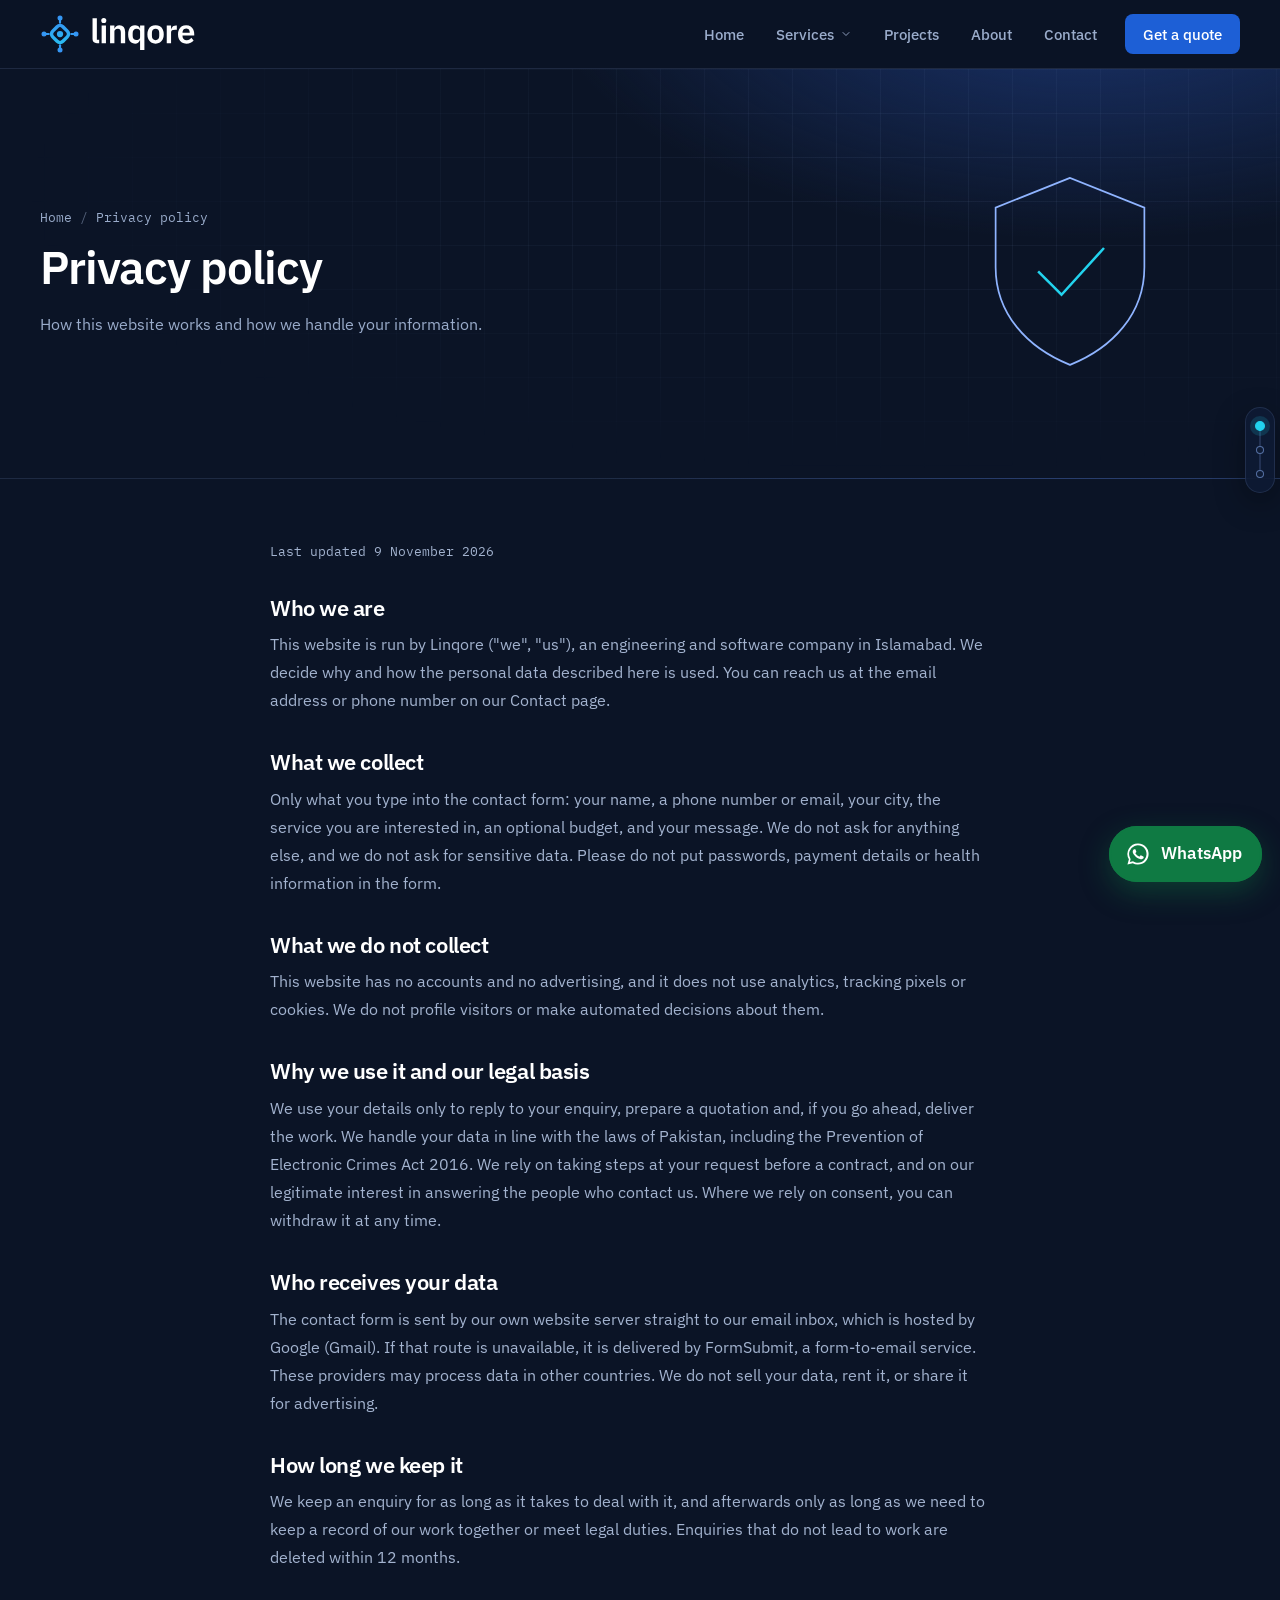
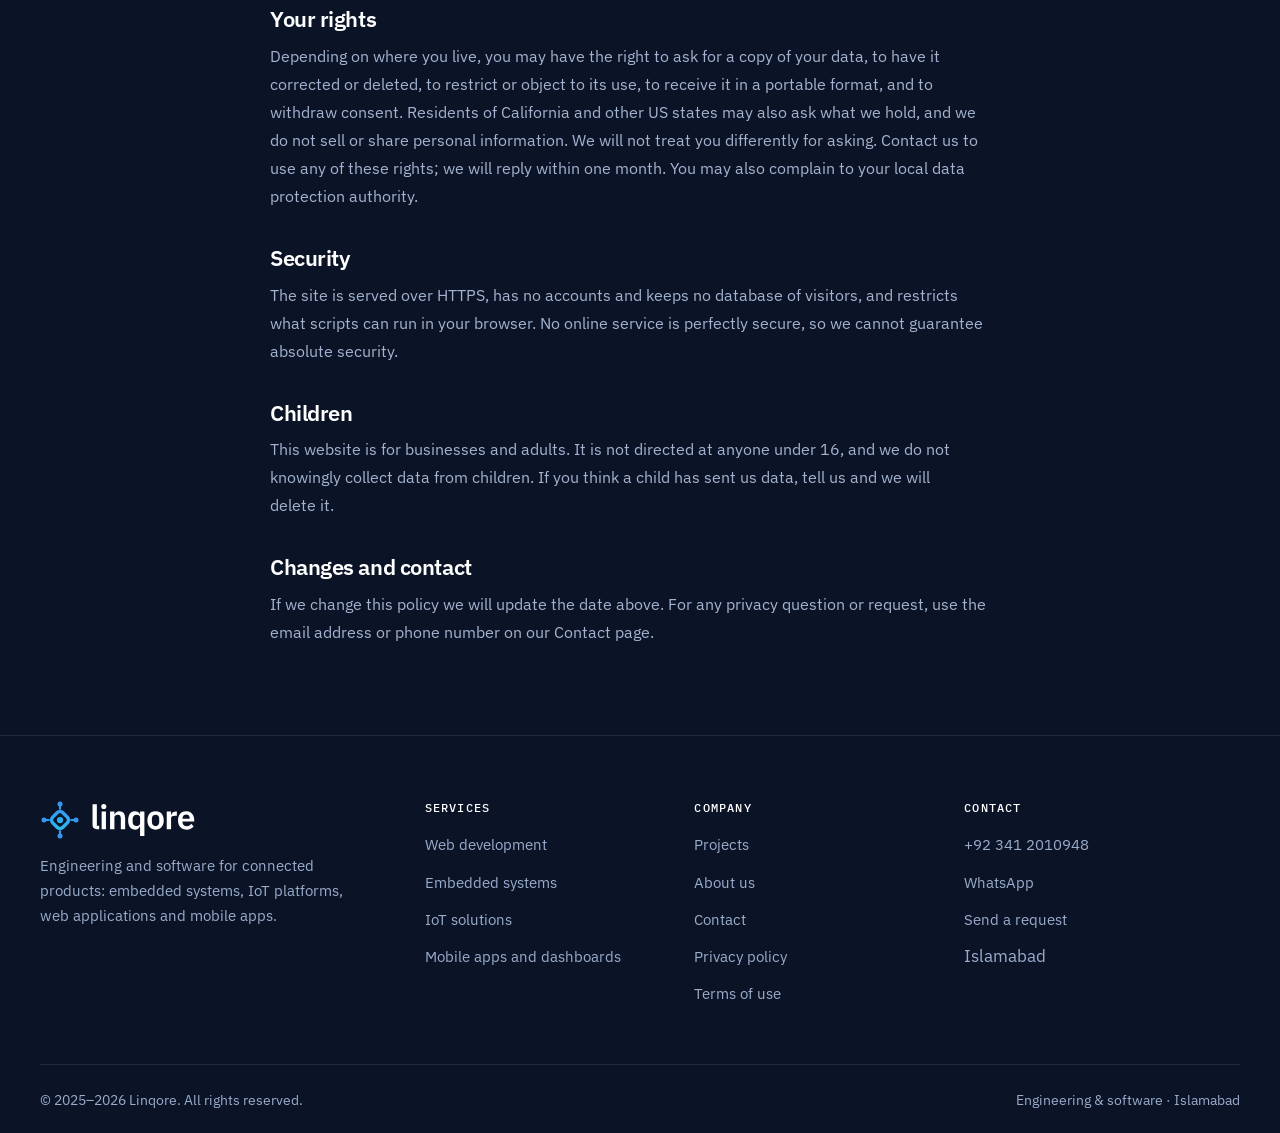
<file: privacy/index.html>
<!doctype html>
<html lang="en">
<head>
<meta charset="utf-8">
<meta http-equiv="Content-Security-Policy" content="default-src 'none'; script-src 'self'; style-src 'self'; font-src 'self'; img-src 'self' data:; connect-src 'self' https://formsubmit.co; base-uri 'none'; form-action 'none'; object-src 'none'; manifest-src 'self'; upgrade-insecure-requests">
<meta name="referrer" content="strict-origin-when-cross-origin">
<meta name="viewport" content="width=device-width, initial-scale=1, viewport-fit=cover">
<title>Privacy policy | Linqore</title>
<meta name="description" content="Privacy policy for the Linqore website.">
<link rel="canonical" href="https://123rahmat.github.io/NX/privacy/">
<meta name="theme-color" content="#0B1426">
<meta name="format-detection" content="telephone=no">
<meta property="og:type" content="website"><meta property="og:site_name" content="Linqore"><meta property="og:locale" content="en_PK">
<meta property="og:title" content="Privacy policy | Linqore"><meta property="og:description" content="Privacy policy for the Linqore website.">
<meta property="og:url" content="https://123rahmat.github.io/NX/privacy/"><meta property="og:image" content="https://123rahmat.github.io/NX/og-image.png"><meta property="og:image:width" content="1200"><meta property="og:image:height" content="630">
<meta name="twitter:card" content="summary_large_image"><meta name="twitter:title" content="Privacy policy | Linqore"><meta name="twitter:description" content="Privacy policy for the Linqore website."><meta name="twitter:image" content="https://123rahmat.github.io/NX/og-image.png">
<link rel="icon" href="data:image/svg+xml,%3Csvg%20xmlns%3D%22http%3A//www.w3.org/2000/svg%22%20viewBox%3D%220%200%2064%2064%22%3E%3Cg%20transform%3D%22translate%280.00%200.00%29%20scale%281.0000%29%22%3E%3Crect%20width%3D%2264%22%20height%3D%2264%22%20rx%3D%2216%22%20fill%3D%22%231D5FD6%22/%3E%3Cg%20transform%3D%22translate%288%208%29%20scale%28.75%29%22%3E%3Crect%20x%3D%2220.5%22%20y%3D%2220.5%22%20width%3D%2223%22%20height%3D%2223%22%20rx%3D%226.5%22%20fill%3D%22none%22%20stroke%3D%22%23FFFFFF%22%20stroke-width%3D%225.5%22%20transform%3D%22rotate%2845%2032%2032%29%22/%3E%3Ccircle%20cx%3D%2232%22%20cy%3D%2232%22%20r%3D%225%22%20fill%3D%22%23FFFFFF%22/%3E%3Cpath%20d%3D%22M32%2014V8.6%22%20stroke%3D%22%23FFFFFF%22%20stroke-width%3D%223.4%22%20stroke-linecap%3D%22round%22%20transform%3D%22rotate%280%2032%2032%29%22/%3E%3Ccircle%20cx%3D%2232%22%20cy%3D%226.4%22%20r%3D%224%22%20fill%3D%22%2322D3EE%22%20transform%3D%22rotate%280%2032%2032%29%22/%3E%3Cpath%20d%3D%22M32%2014V8.6%22%20stroke%3D%22%23FFFFFF%22%20stroke-width%3D%223.4%22%20stroke-linecap%3D%22round%22%20transform%3D%22rotate%2890%2032%2032%29%22/%3E%3Ccircle%20cx%3D%2232%22%20cy%3D%226.4%22%20r%3D%224%22%20fill%3D%22%2322D3EE%22%20transform%3D%22rotate%2890%2032%2032%29%22/%3E%3Cpath%20d%3D%22M32%2014V8.6%22%20stroke%3D%22%23FFFFFF%22%20stroke-width%3D%223.4%22%20stroke-linecap%3D%22round%22%20transform%3D%22rotate%28180%2032%2032%29%22/%3E%3Ccircle%20cx%3D%2232%22%20cy%3D%226.4%22%20r%3D%224%22%20fill%3D%22%2322D3EE%22%20transform%3D%22rotate%28180%2032%2032%29%22/%3E%3Cpath%20d%3D%22M32%2014V8.6%22%20stroke%3D%22%23FFFFFF%22%20stroke-width%3D%223.4%22%20stroke-linecap%3D%22round%22%20transform%3D%22rotate%28270%2032%2032%29%22/%3E%3Ccircle%20cx%3D%2232%22%20cy%3D%226.4%22%20r%3D%224%22%20fill%3D%22%2322D3EE%22%20transform%3D%22rotate%28270%2032%2032%29%22/%3E%3C/g%3E%3C/g%3E%3C/svg%3E" type="image/svg+xml">
<link rel="icon" href="../assets/favicon-32.png?v=aaf29b44cd" sizes="32x32" type="image/png">
<link rel="manifest" href="../site.webmanifest">
<link rel="apple-touch-icon" href="../assets/apple-touch-icon.png?v=e10cc27778">
<link rel="preload" href="../fonts/plex-sans-var.woff2" as="font" type="font/woff2" crossorigin>
<link rel="stylesheet" href="../assets/site.css?v=6cc2522695">
<script src="../assets/site.js?v=d215b8a9df"></script>
<script type="application/ld+json">{"@context": "https://schema.org", "@type": "BreadcrumbList", "itemListElement": [{"@type": "ListItem", "position": 1, "name": "Home", "item": "https://123rahmat.github.io/NX/"}, {"@type": "ListItem", "position": 2, "name": "Privacy policy", "item": "https://123rahmat.github.io/NX/privacy/"}]}</script>
</head>
<body>
<a class="skip" href="#main">Skip to content</a>
<header class="hdr"><div class="wrap">
<a class="brand" href="../" ><img src="../assets/logo.svg?v=4b21b2e368" alt="Linqore" width="122" height="32"></a>
<button class="burger" type="button" aria-controls="nav" aria-expanded="false" aria-label="Menu"><span></span></button>
<nav class="nav" id="nav" aria-label="Main">
<a href="../">Home</a>
<div class="dd"><button type="button" aria-expanded="false" aria-haspopup="true">Services <svg viewBox="0 0 24 24" fill="none" stroke="currentColor" stroke-width="1.8" stroke-linecap="round" stroke-linejoin="round" aria-hidden="true"><path d="m6 9 6 6 6-6"/></svg></button>
<div class="dd-menu"><a href="../web-development/"><span class="ico"><svg viewBox="0 0 24 24" fill="none" stroke="currentColor" stroke-width="1.8" stroke-linecap="round" stroke-linejoin="round" aria-hidden="true"><rect x="3" y="4" width="18" height="14" rx="2"/><path d="M3 8h18M7 21h10M12 18v3"/></svg></span><span><b>Web development</b><small>Websites, portals and admin panels</small></span></a><a href="../embedded-systems/"><span class="ico"><svg viewBox="0 0 24 24" fill="none" stroke="currentColor" stroke-width="1.8" stroke-linecap="round" stroke-linejoin="round" aria-hidden="true"><rect x="7" y="7" width="10" height="10" rx="1.5"/><path d="M10 10h4v4h-4zM9 3v4M15 3v4M9 17v4M15 17v4M3 9h4M3 15h4M17 9h4M17 15h4"/></svg></span><span><b>Embedded systems</b><small>Firmware for ESP32, STM32 and Arduino</small></span></a><a href="../iot-solutions/"><span class="ico"><svg viewBox="0 0 24 24" fill="none" stroke="currentColor" stroke-width="1.8" stroke-linecap="round" stroke-linejoin="round" aria-hidden="true"><path d="M7 18a4.5 4.5 0 0 1-.5-9 6 6 0 0 1 11.5 1.5A3.75 3.75 0 0 1 17.5 18z"/><path d="M12 12v6M9.5 14.5 12 12l2.5 2.5"/></svg></span><span><b>IoT solutions</b><small>Devices, connectivity and cloud</small></span></a><a href="../mobile-apps/"><span class="ico"><svg viewBox="0 0 24 24" fill="none" stroke="currentColor" stroke-width="1.8" stroke-linecap="round" stroke-linejoin="round" aria-hidden="true"><rect x="7" y="2.5" width="10" height="19" rx="2.2"/><path d="M11 18.5h2"/></svg></span><span><b>Mobile apps and dashboards</b><small>Android, iOS and web dashboards</small></span></a><a class="all" href="../services/">All services <svg viewBox="0 0 24 24" fill="none" stroke="currentColor" stroke-width="1.8" stroke-linecap="round" stroke-linejoin="round" aria-hidden="true" class="arr"><path d="M5 12h14M13 6l6 6-6 6"/></svg></a></div></div>
<a href="../projects/">Projects</a>
<a href="../about/">About</a>
<a href="../contact/">Contact</a>
<a class="btn cta" href="../contact/">Get a quote</a>
</nav></div></header>
<main id="main">
<section class="phero"><div class="grid-bg"></div><div class="wrap">
<div><ol class="crumbs"><li><a href="../">Home</a></li><li aria-current="page">Privacy policy</li></ol><h1>Privacy policy</h1><p class="lead">How this website works and how we handle your information.</p></div>
<div class="art"><svg viewBox="0 0 320 240" fill="none" aria-hidden="true"><g stroke="currentColor" stroke-width="1.6"><path d="M160 30 90 58v56c0 44 30 76 70 92 40-16 70-48 70-92V58z"/><path d="m130 118 22 22 40-44" stroke="#22D3EE" stroke-width="2.4"/></g></svg></div></div></section><section class="sec"><div class="wrap legal"><p class="upd">Last updated 9 November 2026</p><h2>Who we are</h2><p>This website is run by Linqore (&quot;we&quot;, &quot;us&quot;), an engineering and software company in Islamabad. We decide why and how the personal data described here is used. You can reach us at the email address or phone number on our Contact page.</p><h2>What we collect</h2><p>Only what you type into the contact form: your name, a phone number or email, your city, the service you are interested in, an optional budget, and your message. We do not ask for anything else, and we do not ask for sensitive data. Please do not put passwords, payment details or health information in the form.</p><h2>What we do not collect</h2><p>This website has no accounts and no advertising, and it does not use analytics, tracking pixels or cookies. We do not profile visitors or make automated decisions about them.</p><h2>Why we use it and our legal basis</h2><p>We use your details only to reply to your enquiry, prepare a quotation and, if you go ahead, deliver the work. We handle your data in line with the laws of Pakistan, including the Prevention of Electronic Crimes Act 2016. We rely on taking steps at your request before a contract, and on our legitimate interest in answering the people who contact us. Where we rely on consent, you can withdraw it at any time.</p><h2>Who receives your data</h2><p>The contact form is sent by our own website server straight to our email inbox, which is hosted by Google (Gmail). If that route is unavailable, it is delivered by FormSubmit, a form-to-email service. These providers may process data in other countries. We do not sell your data, rent it, or share it for advertising.</p><h2>How long we keep it</h2><p>We keep an enquiry for as long as it takes to deal with it, and afterwards only as long as we need to keep a record of our work together or meet legal duties. Enquiries that do not lead to work are deleted within 12 months.</p><h2>Your rights</h2><p>Depending on where you live, you may have the right to ask for a copy of your data, to have it corrected or deleted, to restrict or object to its use, to receive it in a portable format, and to withdraw consent. Residents of California and other US states may also ask what we hold, and we do not sell or share personal information. We will not treat you differently for asking. Contact us to use any of these rights; we will reply within one month. You may also complain to your local data protection authority.</p><h2>Security</h2><p>The site is served over HTTPS, has no accounts and keeps no database of visitors, and restricts what scripts can run in your browser. No online service is perfectly secure, so we cannot guarantee absolute security.</p><h2>Children</h2><p>This website is for businesses and adults. It is not directed at anyone under 16, and we do not knowingly collect data from children. If you think a child has sent us data, tell us and we will delete it.</p><h2>Changes and contact</h2><p>If we change this policy we will update the date above. For any privacy question or request, use the email address or phone number on our Contact page.</p></div></section>
</main>
<footer class="ftr"><div class="wrap">
<div class="cols">
<div><a class="brand" href="../"><img src="../assets/logo.svg?v=4b21b2e368" alt="Linqore" width="122" height="32"></a><p>Engineering and software for connected products: embedded systems, IoT platforms, web applications and mobile apps.</p></div>
<div><h2 class="fh">Services</h2><ul><li><a href="../web-development/">Web development</a></li><li><a href="../embedded-systems/">Embedded systems</a></li><li><a href="../iot-solutions/">IoT solutions</a></li><li><a href="../mobile-apps/">Mobile apps and dashboards</a></li></ul></div>
<div><h2 class="fh">Company</h2><ul><li><a href="../projects/">Projects</a></li><li><a href="../about/">About us</a></li><li><a href="../contact/">Contact</a></li><li><a href="../privacy/">Privacy policy</a></li><li><a href="../terms/">Terms of use</a></li></ul></div>
<div><h2 class="fh">Contact</h2><ul><li><a href="tel:+923412010948">+92 341 2010948</a></li><li><a href="https://wa.me/923412010948?text=Hi%20Linqore%2C%20I%27d%20like%20to%20discuss%20a%20project." target="_blank" rel="noopener noreferrer">WhatsApp</a></li><li><a href="../contact/">Send a request</a></li><li>Islamabad</li></ul></div>
</div>
<div class="bot"><span>&copy; 2025&ndash;<span id="yr">2026</span> Linqore. All rights reserved.</span><span>Engineering &amp; software &middot; Islamabad</span></div>
</div></footer>
<a class="wa-fab" href="https://wa.me/923412010948?text=Hi%20Linqore%2C%20I%27d%20like%20to%20discuss%20a%20project." target="_blank" rel="noopener noreferrer" aria-label="Chat with us on WhatsApp"><svg viewBox="0 0 32 32" aria-hidden="true"><path fill="currentColor" d="M16 3a13 13 0 0 0-11.2 19.6L3 29l6.6-1.7A13 13 0 1 0 16 3zm0 23.7c-2 0-4-.6-5.7-1.6l-.4-.2-3.9 1 1-3.8-.3-.4A10.7 10.7 0 1 1 16 26.7zm5.9-8c-.3-.2-1.9-1-2.2-1s-.5-.2-.7.2-.8 1-1 1.2-.4.2-.7 0a8.8 8.8 0 0 1-4.4-3.8c-.3-.6.3-.5 1-1.7.1-.2 0-.4 0-.6l-1-2.4c-.3-.6-.5-.5-.7-.5h-.6c-.2 0-.6 0-.9.4s-1.2 1.1-1.2 2.7 1.2 3.2 1.4 3.4 2.4 3.6 5.7 5c2.1.9 3 1 4 .8.7-.1 1.9-.8 2.2-1.5s.3-1.4.2-1.5-.3-.2-.6-.4z"/></svg><span>WhatsApp</span></a>
</body>
</html>
</file>
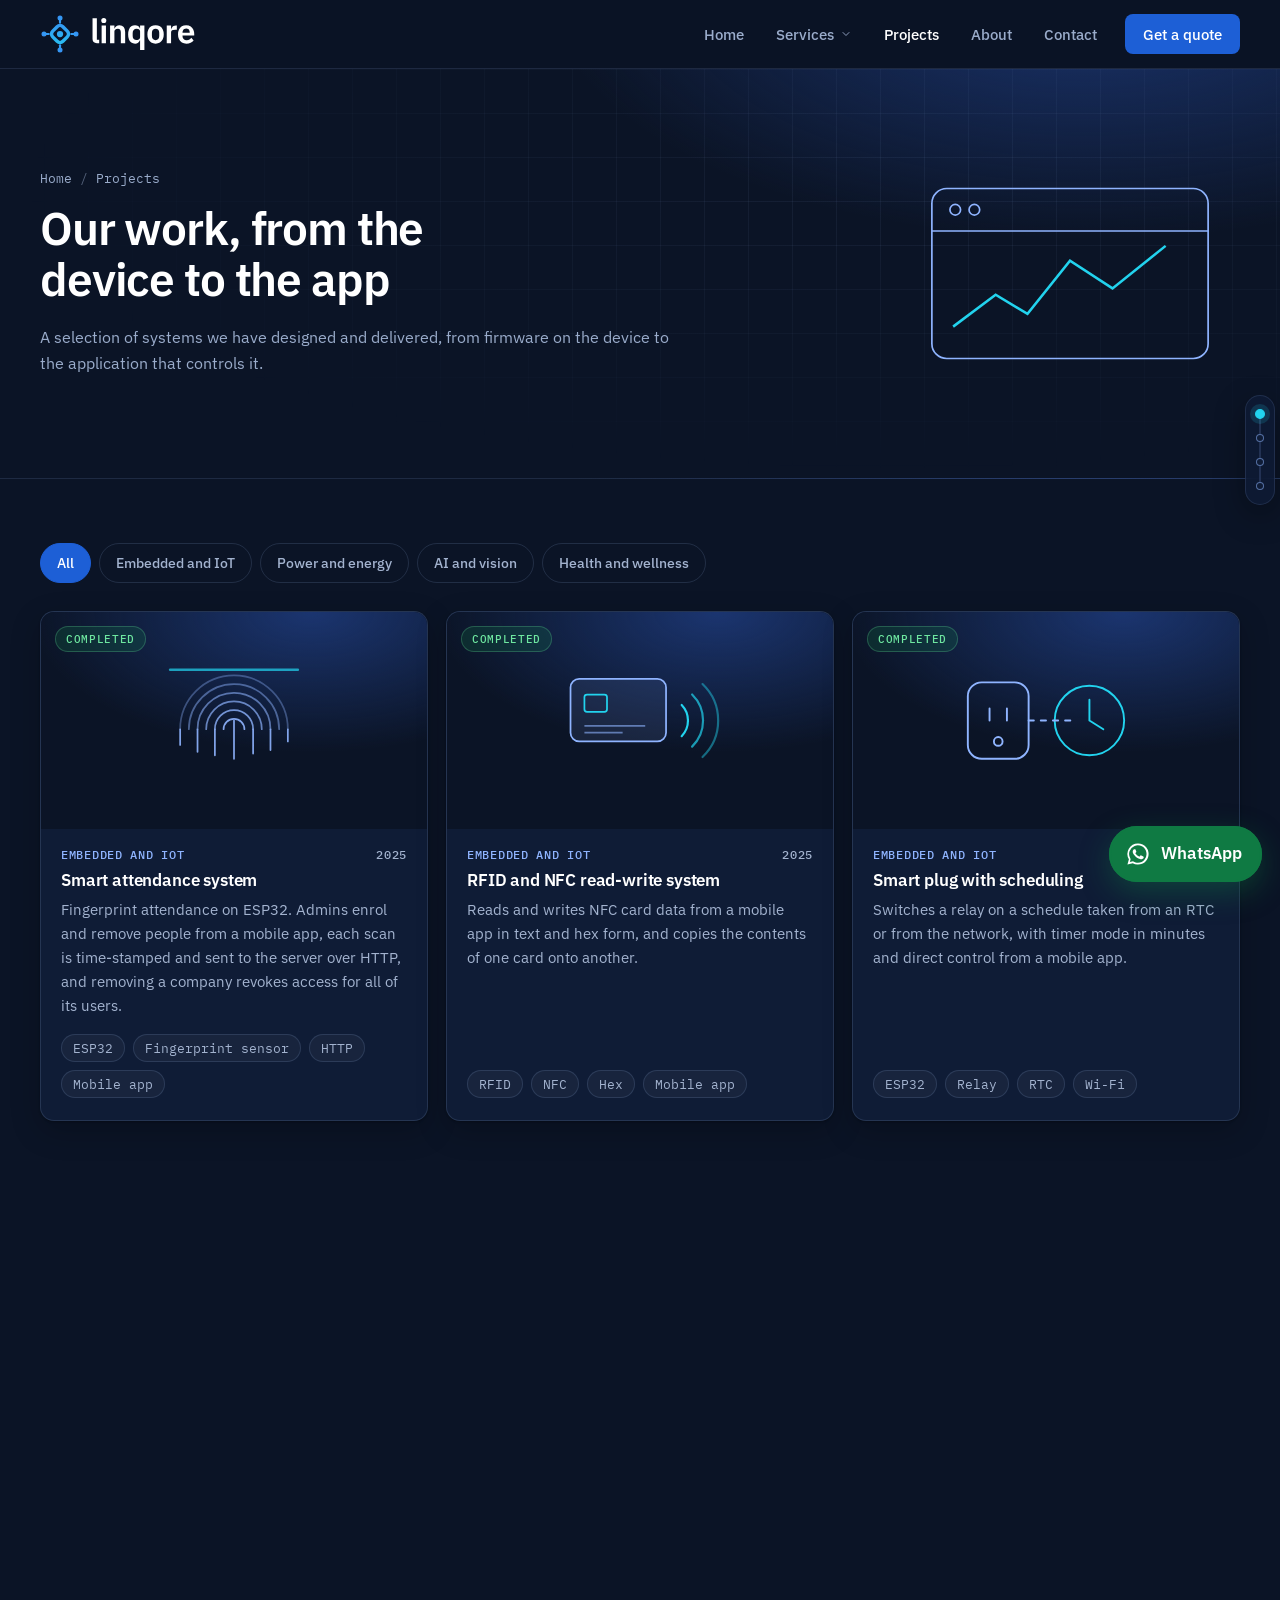
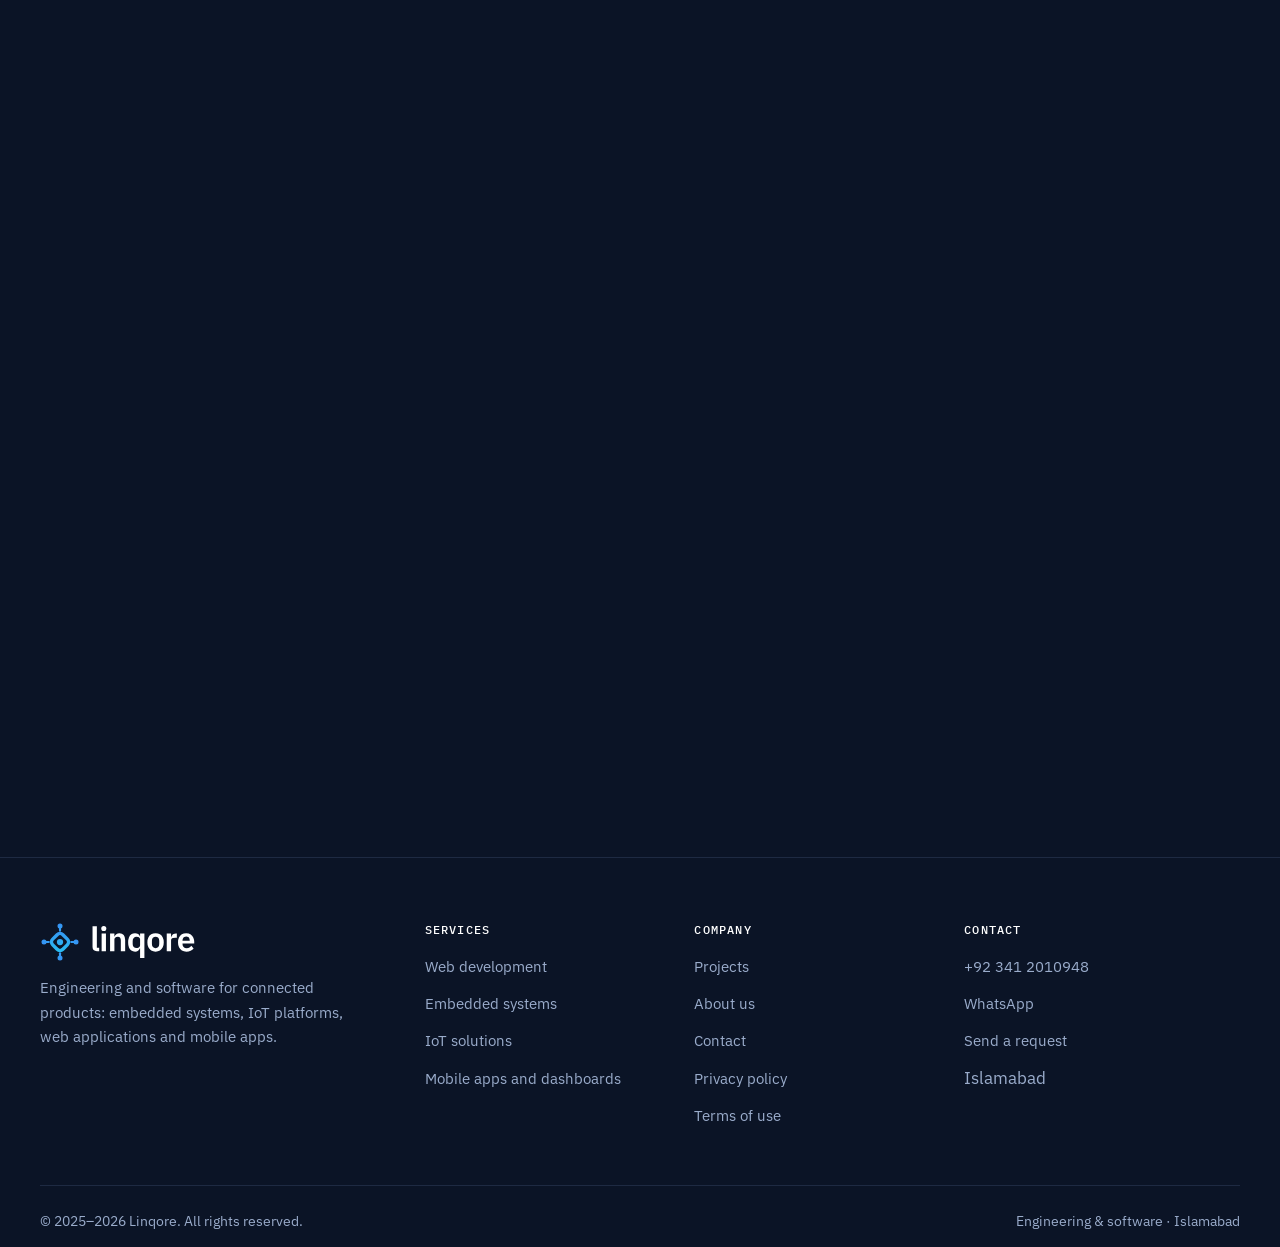
<file: projects/index.html>
<!doctype html>
<html lang="en">
<head>
<meta charset="utf-8">
<meta http-equiv="Content-Security-Policy" content="default-src 'none'; script-src 'self'; style-src 'self'; font-src 'self'; img-src 'self' data:; connect-src 'self' https://formsubmit.co; base-uri 'none'; form-action 'none'; object-src 'none'; manifest-src 'self'; upgrade-insecure-requests">
<meta name="referrer" content="strict-origin-when-cross-origin">
<meta name="viewport" content="width=device-width, initial-scale=1, viewport-fit=cover">
<title>Projects: Embedded, IoT and AI Systems | Linqore</title>
<meta name="description" content="Embedded and IoT projects by Linqore: fingerprint attendance, RFID/NFC, smart plug, remote power monitoring, solar fault detection, computer vision and health monitoring.">
<link rel="canonical" href="https://123rahmat.github.io/NX/projects/">
<meta name="theme-color" content="#0B1426">
<meta name="format-detection" content="telephone=no">
<meta property="og:type" content="website"><meta property="og:site_name" content="Linqore"><meta property="og:locale" content="en_PK">
<meta property="og:title" content="Projects: Embedded, IoT and AI Systems | Linqore"><meta property="og:description" content="Embedded and IoT projects by Linqore: fingerprint attendance, RFID/NFC, smart plug, remote power monitoring, solar fault detection, computer vision and health monitoring.">
<meta property="og:url" content="https://123rahmat.github.io/NX/projects/"><meta property="og:image" content="https://123rahmat.github.io/NX/og-image.png"><meta property="og:image:width" content="1200"><meta property="og:image:height" content="630">
<meta name="twitter:card" content="summary_large_image"><meta name="twitter:title" content="Projects: Embedded, IoT and AI Systems | Linqore"><meta name="twitter:description" content="Embedded and IoT projects by Linqore: fingerprint attendance, RFID/NFC, smart plug, remote power monitoring, solar fault detection, computer vision and health monitoring."><meta name="twitter:image" content="https://123rahmat.github.io/NX/og-image.png">
<link rel="icon" href="data:image/svg+xml,%3Csvg%20xmlns%3D%22http%3A//www.w3.org/2000/svg%22%20viewBox%3D%220%200%2064%2064%22%3E%3Cg%20transform%3D%22translate%280.00%200.00%29%20scale%281.0000%29%22%3E%3Crect%20width%3D%2264%22%20height%3D%2264%22%20rx%3D%2216%22%20fill%3D%22%231D5FD6%22/%3E%3Cg%20transform%3D%22translate%288%208%29%20scale%28.75%29%22%3E%3Crect%20x%3D%2220.5%22%20y%3D%2220.5%22%20width%3D%2223%22%20height%3D%2223%22%20rx%3D%226.5%22%20fill%3D%22none%22%20stroke%3D%22%23FFFFFF%22%20stroke-width%3D%225.5%22%20transform%3D%22rotate%2845%2032%2032%29%22/%3E%3Ccircle%20cx%3D%2232%22%20cy%3D%2232%22%20r%3D%225%22%20fill%3D%22%23FFFFFF%22/%3E%3Cpath%20d%3D%22M32%2014V8.6%22%20stroke%3D%22%23FFFFFF%22%20stroke-width%3D%223.4%22%20stroke-linecap%3D%22round%22%20transform%3D%22rotate%280%2032%2032%29%22/%3E%3Ccircle%20cx%3D%2232%22%20cy%3D%226.4%22%20r%3D%224%22%20fill%3D%22%2322D3EE%22%20transform%3D%22rotate%280%2032%2032%29%22/%3E%3Cpath%20d%3D%22M32%2014V8.6%22%20stroke%3D%22%23FFFFFF%22%20stroke-width%3D%223.4%22%20stroke-linecap%3D%22round%22%20transform%3D%22rotate%2890%2032%2032%29%22/%3E%3Ccircle%20cx%3D%2232%22%20cy%3D%226.4%22%20r%3D%224%22%20fill%3D%22%2322D3EE%22%20transform%3D%22rotate%2890%2032%2032%29%22/%3E%3Cpath%20d%3D%22M32%2014V8.6%22%20stroke%3D%22%23FFFFFF%22%20stroke-width%3D%223.4%22%20stroke-linecap%3D%22round%22%20transform%3D%22rotate%28180%2032%2032%29%22/%3E%3Ccircle%20cx%3D%2232%22%20cy%3D%226.4%22%20r%3D%224%22%20fill%3D%22%2322D3EE%22%20transform%3D%22rotate%28180%2032%2032%29%22/%3E%3Cpath%20d%3D%22M32%2014V8.6%22%20stroke%3D%22%23FFFFFF%22%20stroke-width%3D%223.4%22%20stroke-linecap%3D%22round%22%20transform%3D%22rotate%28270%2032%2032%29%22/%3E%3Ccircle%20cx%3D%2232%22%20cy%3D%226.4%22%20r%3D%224%22%20fill%3D%22%2322D3EE%22%20transform%3D%22rotate%28270%2032%2032%29%22/%3E%3C/g%3E%3C/g%3E%3C/svg%3E" type="image/svg+xml">
<link rel="icon" href="../assets/favicon-32.png?v=aaf29b44cd" sizes="32x32" type="image/png">
<link rel="manifest" href="../site.webmanifest">
<link rel="apple-touch-icon" href="../assets/apple-touch-icon.png?v=e10cc27778">
<link rel="preload" href="../fonts/plex-sans-var.woff2" as="font" type="font/woff2" crossorigin>
<link rel="stylesheet" href="../assets/site.css?v=6cc2522695">
<script src="../assets/site.js?v=d215b8a9df"></script>
<script type="application/ld+json">{"@context": "https://schema.org", "@type": "BreadcrumbList", "itemListElement": [{"@type": "ListItem", "position": 1, "name": "Home", "item": "https://123rahmat.github.io/NX/"}, {"@type": "ListItem", "position": 2, "name": "Projects", "item": "https://123rahmat.github.io/NX/projects/"}]}</script><script type="application/ld+json">{"@context": "https://schema.org", "@type": "ItemList", "itemListElement": [{"@type": "ListItem", "position": 1, "name": "Smart attendance system"}, {"@type": "ListItem", "position": 2, "name": "RFID and NFC read-write system"}, {"@type": "ListItem", "position": 3, "name": "Smart plug with scheduling"}, {"@type": "ListItem", "position": 4, "name": "Real-time remote power monitoring"}, {"@type": "ListItem", "position": 5, "name": "Solar fault and damage detection"}, {"@type": "ListItem", "position": 6, "name": "Human detection with computer vision"}, {"@type": "ListItem", "position": 7, "name": "Smart health monitoring system"}]}</script>
</head>
<body>
<a class="skip" href="#main">Skip to content</a>
<header class="hdr"><div class="wrap">
<a class="brand" href="../" ><img src="../assets/logo.svg?v=4b21b2e368" alt="Linqore" width="122" height="32"></a>
<button class="burger" type="button" aria-controls="nav" aria-expanded="false" aria-label="Menu"><span></span></button>
<nav class="nav" id="nav" aria-label="Main">
<a href="../">Home</a>
<div class="dd"><button type="button" aria-expanded="false" aria-haspopup="true">Services <svg viewBox="0 0 24 24" fill="none" stroke="currentColor" stroke-width="1.8" stroke-linecap="round" stroke-linejoin="round" aria-hidden="true"><path d="m6 9 6 6 6-6"/></svg></button>
<div class="dd-menu"><a href="../web-development/"><span class="ico"><svg viewBox="0 0 24 24" fill="none" stroke="currentColor" stroke-width="1.8" stroke-linecap="round" stroke-linejoin="round" aria-hidden="true"><rect x="3" y="4" width="18" height="14" rx="2"/><path d="M3 8h18M7 21h10M12 18v3"/></svg></span><span><b>Web development</b><small>Websites, portals and admin panels</small></span></a><a href="../embedded-systems/"><span class="ico"><svg viewBox="0 0 24 24" fill="none" stroke="currentColor" stroke-width="1.8" stroke-linecap="round" stroke-linejoin="round" aria-hidden="true"><rect x="7" y="7" width="10" height="10" rx="1.5"/><path d="M10 10h4v4h-4zM9 3v4M15 3v4M9 17v4M15 17v4M3 9h4M3 15h4M17 9h4M17 15h4"/></svg></span><span><b>Embedded systems</b><small>Firmware for ESP32, STM32 and Arduino</small></span></a><a href="../iot-solutions/"><span class="ico"><svg viewBox="0 0 24 24" fill="none" stroke="currentColor" stroke-width="1.8" stroke-linecap="round" stroke-linejoin="round" aria-hidden="true"><path d="M7 18a4.5 4.5 0 0 1-.5-9 6 6 0 0 1 11.5 1.5A3.75 3.75 0 0 1 17.5 18z"/><path d="M12 12v6M9.5 14.5 12 12l2.5 2.5"/></svg></span><span><b>IoT solutions</b><small>Devices, connectivity and cloud</small></span></a><a href="../mobile-apps/"><span class="ico"><svg viewBox="0 0 24 24" fill="none" stroke="currentColor" stroke-width="1.8" stroke-linecap="round" stroke-linejoin="round" aria-hidden="true"><rect x="7" y="2.5" width="10" height="19" rx="2.2"/><path d="M11 18.5h2"/></svg></span><span><b>Mobile apps and dashboards</b><small>Android, iOS and web dashboards</small></span></a><a class="all" href="../services/">All services <svg viewBox="0 0 24 24" fill="none" stroke="currentColor" stroke-width="1.8" stroke-linecap="round" stroke-linejoin="round" aria-hidden="true" class="arr"><path d="M5 12h14M13 6l6 6-6 6"/></svg></a></div></div>
<a href="../projects/" aria-current="page">Projects</a>
<a href="../about/">About</a>
<a href="../contact/">Contact</a>
<a class="btn cta" href="../contact/">Get a quote</a>
</nav></div></header>
<main id="main">
<section class="phero"><div class="grid-bg"></div><div class="wrap">
<div><ol class="crumbs"><li><a href="../">Home</a></li><li aria-current="page">Projects</li></ol><h1>Our work, from the device to the app</h1><p class="lead">A selection of systems we have designed and delivered, from firmware on the device to the application that controls it.</p></div>
<div class="art"><svg viewBox="0 0 320 240" fill="none" aria-hidden="true"><g stroke="currentColor" stroke-width="1.6"><rect x="30" y="40" width="260" height="160" rx="14"/><path d="M30 80h260"/><circle cx="52" cy="60" r="5"/><circle cx="70" cy="60" r="5"/><path class="a-draw" stroke="#22D3EE" stroke-width="2.4" d="M50 170l40-30 30 18 40-50 40 26 50-40"/></g></svg></div></div></section>
<section class="sec"><div class="wrap">
<h2 class="sr">All projects</h2>
<div class="filters" role="group" aria-label="Filter projects"><button type="button" data-f="all" aria-pressed="true">All</button><button type="button" data-f="Embedded and IoT" aria-pressed="false">Embedded and IoT</button><button type="button" data-f="Power and energy" aria-pressed="false">Power and energy</button><button type="button" data-f="AI and vision" aria-pressed="false">AI and vision</button><button type="button" data-f="Health and wellness" aria-pressed="false">Health and wellness</button></div>
<div class="pgrid"><article class="proj spot" data-cat="Embedded and IoT" data-rv><div class="pv"><svg viewBox="0 0 400 250" aria-hidden="true" preserveAspectRatio="xMidYMid meet"><g fill="none" stroke="currentColor" stroke-width="2" stroke-linecap="round" opacity=".9" transform="translate(200 125)"><path d="M-12 10a12 12 0 0 1 24 0" opacity="1.00"/><path d="M-22 10a22 22 0 0 1 44 0" opacity="0.88"/><path d="M-32 10a32 32 0 0 1 64 0" opacity="0.76"/><path d="M-42 10a42 42 0 0 1 84 0" opacity="0.64"/><path d="M-52 10a52 52 0 0 1 104 0" opacity="0.52"/><path d="M-62 10a62 62 0 0 1 124 0" opacity="0.40"/><path d="M-62 10v18M62 10v14M-42 10v26M42 10v24M-22 10v30M22 10v28M0 0v44"/><rect class="a-scan" x="-75" y="-60" width="150" height="3" rx="1.5" fill="#22D3EE" stroke="none" opacity=".8"/></g></svg><span class="badge">Completed</span></div><div class="pb"><div class="cat">Embedded and IoT<span>2025</span></div><h3>Smart attendance system</h3><p>Fingerprint attendance on ESP32. Admins enrol and remove people from a mobile app, each scan is time-stamped and sent to the server over HTTP, and removing a company revokes access for all of its users.</p><ul class="tags"><li>ESP32</li><li>Fingerprint sensor</li><li>HTTP</li><li>Mobile app</li></ul></div></article><article class="proj spot" data-cat="Embedded and IoT" data-rv><div class="pv"><svg viewBox="0 0 400 250" aria-hidden="true" preserveAspectRatio="xMidYMid meet"><g transform="translate(200 125)"><rect x="-80" y="-48" width="110" height="72" rx="10" fill="rgba(143,180,255,.1)" stroke="currentColor" stroke-width="2"/><rect x="-64" y="-30" width="26" height="20" rx="3" fill="none" stroke="#22D3EE" stroke-width="2"/><path d="M-64 6h70M-64 14h44" stroke="currentColor" stroke-width="2" opacity=".6"/><g fill="none" stroke="#22D3EE" stroke-width="2.5" stroke-linecap="round"><path class="a-pulse" d="M48 -18a26 26 0 0 1 0 36"/><path class="a-pulse" d="M60 -30a42 42 0 0 1 0 60" opacity=".7"/><path class="a-pulse" d="M72 -42a58 58 0 0 1 0 84" opacity=".45"/></g></g></svg><span class="badge">Completed</span></div><div class="pb"><div class="cat">Embedded and IoT<span>2025</span></div><h3>RFID and NFC read-write system</h3><p>Reads and writes NFC card data from a mobile app in text and hex form, and copies the contents of one card onto another.</p><ul class="tags"><li>RFID</li><li>NFC</li><li>Hex</li><li>Mobile app</li></ul></div></article><article class="proj spot" data-cat="Embedded and IoT" data-rv><div class="pv"><svg viewBox="0 0 400 250" aria-hidden="true" preserveAspectRatio="xMidYMid meet"><g transform="translate(200 125)" fill="none" stroke="currentColor" stroke-width="2.2" stroke-linecap="round" stroke-linejoin="round"><rect x="-90" y="-44" width="70" height="88" rx="16"/><path d="M-65 -14v14M-45 -14v14"/><circle cx="-55" cy="24" r="5"/><circle cx="50" cy="0" r="40" stroke="#22D3EE"/><path d="M50 -24v24l16 10" stroke="#22D3EE"/><path class="a-dash" d="M-20 0h50"/></g></svg><span class="badge">Completed</span></div><div class="pb"><div class="cat">Embedded and IoT<span>2025</span></div><h3>Smart plug with scheduling</h3><p>Switches a relay on a schedule taken from an RTC or from the network, with timer mode in minutes and direct control from a mobile app.</p><ul class="tags"><li>ESP32</li><li>Relay</li><li>RTC</li><li>Wi-Fi</li></ul></div></article><article class="proj spot" data-cat="Power and energy" data-rv><div class="pv"><svg viewBox="0 0 400 250" aria-hidden="true" preserveAspectRatio="xMidYMid meet"><g fill="none" stroke-width="2.5" stroke-linecap="round"><path d="M20 160h360" stroke="rgba(143,180,255,.2)"/><path class="a-draw" stroke="#22D3EE" d="M20 125c30-60 50-60 80 0s50 60 80 0 50-60 80 0 50 60 80 0 40-50 40-50"/><path class="a-draw" stroke="currentColor" opacity=".6" d="M20 135c30-40 50-40 80 0s50 40 80 0 50-40 80 0 50 40 80 0 40-30 40-30"/></g><g font-family="IBM Plex Mono,monospace" font-size="13" fill="currentColor" text-anchor="end"><text x="376" y="36">V 229.8</text><text x="376" y="56" fill="#22D3EE">A 4.12</text><text x="376" y="76" class="a-blink">MQTT</text></g></svg><span class="badge">Completed</span></div><div class="pb"><div class="cat">Power and energy<span>2025</span></div><h3>Real-time remote power monitoring</h3><p>Measures voltage and current with sensors on an ESP32 and publishes the readings over MQTT, so power use can be monitored remotely on a mobile screen.</p><ul class="tags"><li>ESP32</li><li>MQTT</li><li>Voltage and current sensors</li></ul></div></article><article class="proj spot" data-cat="Power and energy" data-rv><div class="pv"><svg viewBox="0 0 400 250" aria-hidden="true" preserveAspectRatio="xMidYMid meet"><g transform="translate(70 70) skewX(-12)" fill="rgba(143,180,255,.08)" stroke="currentColor" stroke-width="1.5"><rect x="0" y="0" width="32" height="24" rx="2"/><rect x="36" y="0" width="32" height="24" rx="2"/><rect x="72" y="0" width="32" height="24" rx="2"/><rect x="108" y="0" width="32" height="24" rx="2"/><rect x="0" y="28" width="32" height="24" rx="2"/><rect x="36" y="28" width="32" height="24" rx="2"/><rect x="72" y="28" width="32" height="24" rx="2"/><rect x="108" y="28" width="32" height="24" rx="2"/><rect x="0" y="56" width="32" height="24" rx="2"/><rect x="36" y="56" width="32" height="24" rx="2"/><rect x="72" y="56" width="32" height="24" rx="2"/><rect x="108" y="56" width="32" height="24" rx="2"/><rect x="0" y="84" width="32" height="24" rx="2"/><rect x="36" y="84" width="32" height="24" rx="2"/><rect x="72" y="84" width="32" height="24" rx="2"/><rect x="108" y="84" width="32" height="24" rx="2"/><rect x="72" y="28" width="32" height="24" rx="2" fill="rgba(217,119,6,.35)" stroke="#F59E0B" class="a-pulse"/></g><g fill="none" stroke-width="2.5"><path d="M250 190V70M250 190h120" stroke="rgba(143,180,255,.3)"/><path class="a-draw" stroke="#22D3EE" d="M252 90h70c20 0 30 10 38 40l8 58"/></g><circle cx="330" cy="104" r="5" fill="#22D3EE" class="a-pulse"/></svg><span class="badge">Completed</span></div><div class="pb"><div class="cat">Power and energy<span>2023</span></div><h3>Solar fault and damage detection</h3><p>Measures irradiance, temperature and operating voltage and current, plots the I-V curve and operating point in Python, locates a fault on screen and disconnects the faulty panel through a relay.</p><ul class="tags"><li>Arduino</li><li>ESP32</li><li>TCP</li><li>Python</li><li>I-V curve</li></ul></div></article><article class="proj spot" data-cat="AI and vision" data-rv><div class="pv"><svg viewBox="0 0 400 250" aria-hidden="true" preserveAspectRatio="xMidYMid meet"><g transform="translate(200 146) scale(.82)"><g fill="currentColor" opacity=".55"><circle cx="-60" cy="-38" r="14"/><path d="M-82 40c0-38 8-58 22-58s22 20 22 58z"/><circle cx="50" cy="-30" r="12"/><path d="M31 40c0-32 7-50 19-50s19 18 19 50z"/></g><g fill="none" stroke="#22D3EE" stroke-width="2"><rect class="a-pulse" x="-92" y="-62" width="64" height="108" rx="3"/><rect class="a-pulse" x="22" y="-52" width="56" height="98" rx="3"/></g><g font-family="IBM Plex Mono,monospace" font-size="11" fill="#22D3EE"><text x="-92" y="62">person 0.97</text><text x="22" y="62">person 0.94</text></g></g></svg><span class="badge">Completed</span></div><div class="pb"><div class="cat">AI and vision<span>2024</span></div><h3>Human detection with computer vision</h3><p>A YOLOv5 model trained on a labelled human dataset in PyTorch, with tuned hyperparameters and epochs, for real-time person detection.</p><ul class="tags"><li>YOLOv5</li><li>PyTorch</li><li>Google Colab</li><li>Python</li></ul></div></article><article class="proj spot" data-cat="Health and wellness" data-rv><div class="pv"><svg viewBox="0 0 400 250" aria-hidden="true" preserveAspectRatio="xMidYMid meet"><g fill="none" stroke-width="2.6" stroke-linecap="round" stroke-linejoin="round"><path d="M20 130h360" stroke="rgba(143,180,255,.15)"/><path class="a-draw" stroke="#22D3EE" d="M20 130h80l14-36 20 82 18-70 12 24h56l14-36 20 82 18-70 12 24h96"/></g><path class="a-pulse" fill="#F87171" d="M330 52c-6-10-24-8-24 6 0 12 24 26 24 26s24-14 24-26c0-14-18-16-24-6z"/><g font-family="IBM Plex Mono,monospace" font-size="13" fill="currentColor"><text x="24" y="82">HR 76</text><text x="24" y="102">SpO2 98%</text></g></svg><span class="badge">Completed</span></div><div class="pb"><div class="cat">Health and wellness</div><h3>Smart health monitoring system</h3><p>Reads heart rate, blood oxygen, body temperature and GPS location with an ESP32 and sends them over GSM to the Blynk IoT app for remote viewing.</p><ul class="tags"><li>ESP32</li><li>MAX30102</li><li>MLX90614</li><li>GPS</li><li>SIM800L</li></ul></div></article></div>
</div></section>
<section class="sec"><div class="wrap"><div class="cta-band" data-rv><div><h2>Need a system like these?</h2><p>We can adapt any of these solutions to your site, budget and timeline.</p></div>
<div class="btns"><a class="btn btn-l" href="../contact/">Get a quote <svg viewBox="0 0 24 24" fill="none" stroke="currentColor" stroke-width="1.8" stroke-linecap="round" stroke-linejoin="round" aria-hidden="true" class="arr"><path d="M5 12h14M13 6l6 6-6 6"/></svg></a><a class="btn btn-wa" href="https://wa.me/923412010948?text=Hi%20Linqore%2C%20I%27d%20like%20to%20discuss%20a%20project." target="_blank" rel="noopener noreferrer"><svg viewBox="0 0 32 32" aria-hidden="true"><path fill="currentColor" d="M16 3a13 13 0 0 0-11.2 19.6L3 29l6.6-1.7A13 13 0 1 0 16 3zm0 23.7c-2 0-4-.6-5.7-1.6l-.4-.2-3.9 1 1-3.8-.3-.4A10.7 10.7 0 1 1 16 26.7zm5.9-8c-.3-.2-1.9-1-2.2-1s-.5-.2-.7.2-.8 1-1 1.2-.4.2-.7 0a8.8 8.8 0 0 1-4.4-3.8c-.3-.6.3-.5 1-1.7.1-.2 0-.4 0-.6l-1-2.4c-.3-.6-.5-.5-.7-.5h-.6c-.2 0-.6 0-.9.4s-1.2 1.1-1.2 2.7 1.2 3.2 1.4 3.4 2.4 3.6 5.7 5c2.1.9 3 1 4 .8.7-.1 1.9-.8 2.2-1.5s.3-1.4.2-1.5-.3-.2-.6-.4z"/></svg> WhatsApp</a></div></div></div></section>
</main>
<footer class="ftr"><div class="wrap">
<div class="cols">
<div><a class="brand" href="../"><img src="../assets/logo.svg?v=4b21b2e368" alt="Linqore" width="122" height="32"></a><p>Engineering and software for connected products: embedded systems, IoT platforms, web applications and mobile apps.</p></div>
<div><h2 class="fh">Services</h2><ul><li><a href="../web-development/">Web development</a></li><li><a href="../embedded-systems/">Embedded systems</a></li><li><a href="../iot-solutions/">IoT solutions</a></li><li><a href="../mobile-apps/">Mobile apps and dashboards</a></li></ul></div>
<div><h2 class="fh">Company</h2><ul><li><a href="../projects/">Projects</a></li><li><a href="../about/">About us</a></li><li><a href="../contact/">Contact</a></li><li><a href="../privacy/">Privacy policy</a></li><li><a href="../terms/">Terms of use</a></li></ul></div>
<div><h2 class="fh">Contact</h2><ul><li><a href="tel:+923412010948">+92 341 2010948</a></li><li><a href="https://wa.me/923412010948?text=Hi%20Linqore%2C%20I%27d%20like%20to%20discuss%20a%20project." target="_blank" rel="noopener noreferrer">WhatsApp</a></li><li><a href="../contact/">Send a request</a></li><li>Islamabad</li></ul></div>
</div>
<div class="bot"><span>&copy; 2025&ndash;<span id="yr">2026</span> Linqore. All rights reserved.</span><span>Engineering &amp; software &middot; Islamabad</span></div>
</div></footer>
<a class="wa-fab" href="https://wa.me/923412010948?text=Hi%20Linqore%2C%20I%27d%20like%20to%20discuss%20a%20project." target="_blank" rel="noopener noreferrer" aria-label="Chat with us on WhatsApp"><svg viewBox="0 0 32 32" aria-hidden="true"><path fill="currentColor" d="M16 3a13 13 0 0 0-11.2 19.6L3 29l6.6-1.7A13 13 0 1 0 16 3zm0 23.7c-2 0-4-.6-5.7-1.6l-.4-.2-3.9 1 1-3.8-.3-.4A10.7 10.7 0 1 1 16 26.7zm5.9-8c-.3-.2-1.9-1-2.2-1s-.5-.2-.7.2-.8 1-1 1.2-.4.2-.7 0a8.8 8.8 0 0 1-4.4-3.8c-.3-.6.3-.5 1-1.7.1-.2 0-.4 0-.6l-1-2.4c-.3-.6-.5-.5-.7-.5h-.6c-.2 0-.6 0-.9.4s-1.2 1.1-1.2 2.7 1.2 3.2 1.4 3.4 2.4 3.6 5.7 5c2.1.9 3 1 4 .8.7-.1 1.9-.8 2.2-1.5s.3-1.4.2-1.5-.3-.2-.6-.4z"/></svg><span>WhatsApp</span></a>
</body>
</html>
</file>
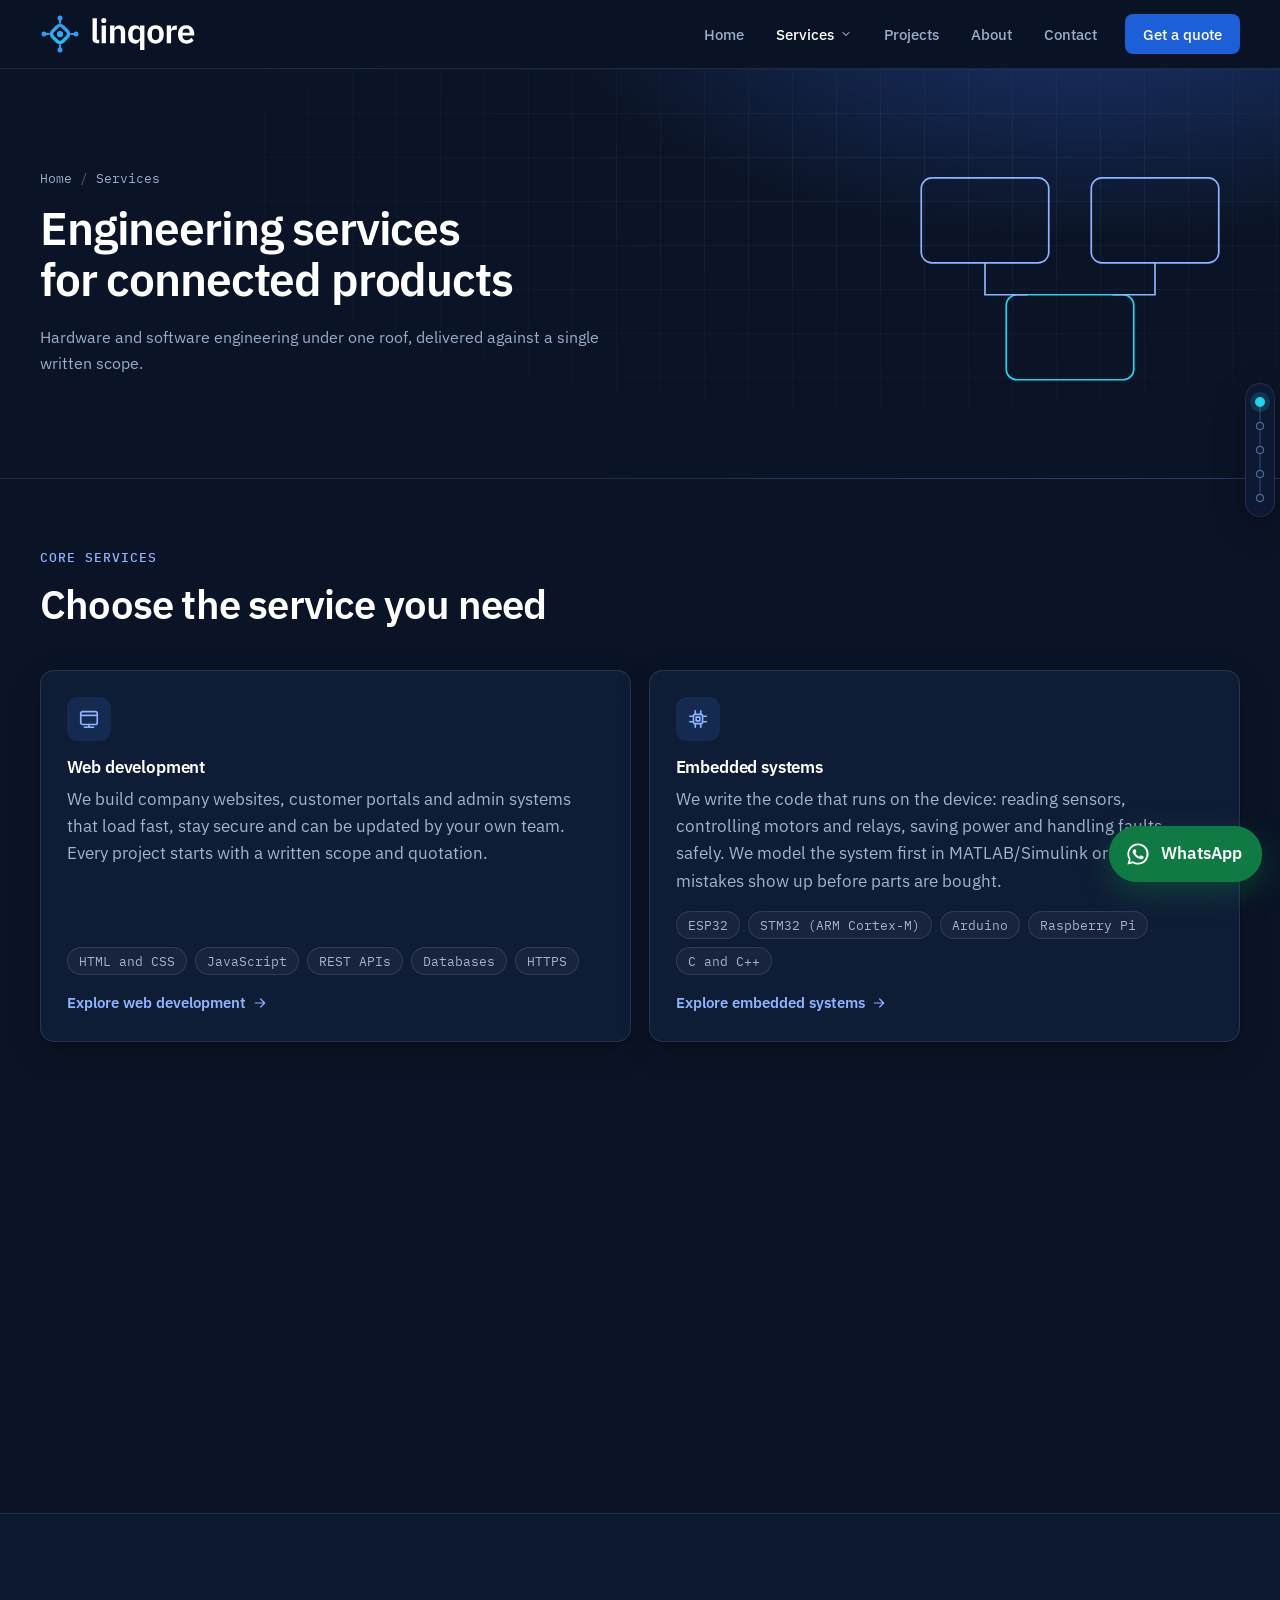
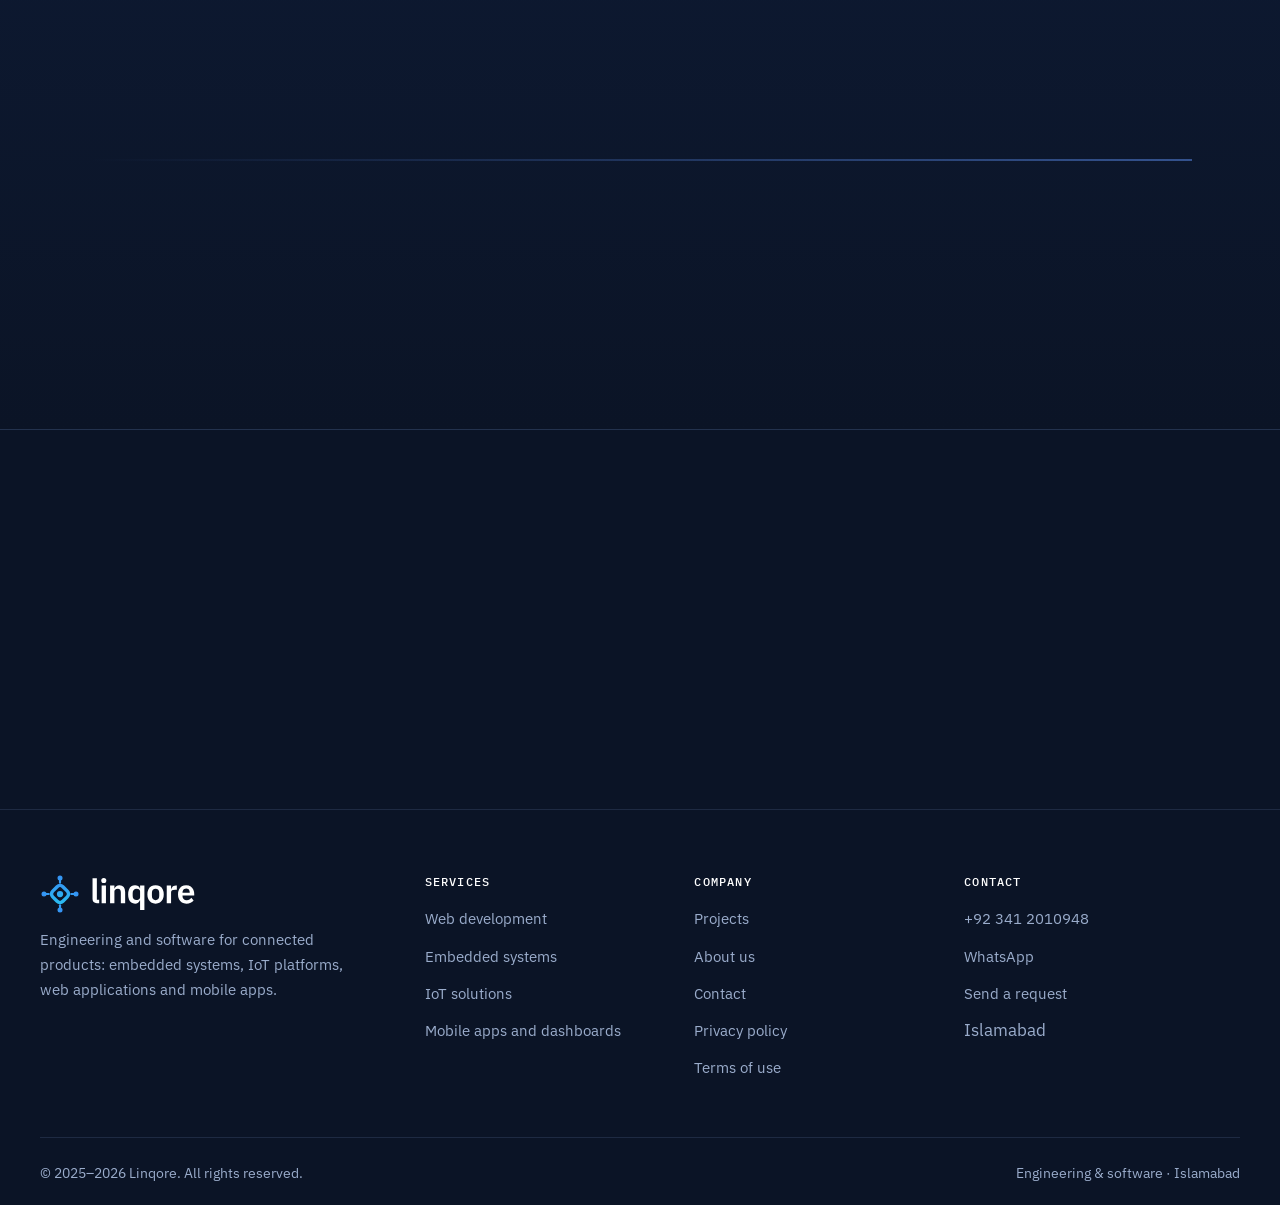
<file: services/index.html>
<!doctype html>
<html lang="en">
<head>
<meta charset="utf-8">
<meta http-equiv="Content-Security-Policy" content="default-src 'none'; script-src 'self'; style-src 'self'; font-src 'self'; img-src 'self' data:; connect-src 'self' https://formsubmit.co; base-uri 'none'; form-action 'none'; object-src 'none'; manifest-src 'self'; upgrade-insecure-requests">
<meta name="referrer" content="strict-origin-when-cross-origin">
<meta name="viewport" content="width=device-width, initial-scale=1, viewport-fit=cover">
<title>Services: Web, Embedded, IoT and Mobile Apps | Linqore</title>
<meta name="description" content="Linqore services: web development, embedded firmware, IoT connectivity and cloud, mobile apps and dashboards, simulation, integration and support.">
<link rel="canonical" href="https://123rahmat.github.io/NX/services/">
<meta name="theme-color" content="#0B1426">
<meta name="format-detection" content="telephone=no">
<meta property="og:type" content="website"><meta property="og:site_name" content="Linqore"><meta property="og:locale" content="en_PK">
<meta property="og:title" content="Services: Web, Embedded, IoT and Mobile Apps | Linqore"><meta property="og:description" content="Linqore services: web development, embedded firmware, IoT connectivity and cloud, mobile apps and dashboards, simulation, integration and support.">
<meta property="og:url" content="https://123rahmat.github.io/NX/services/"><meta property="og:image" content="https://123rahmat.github.io/NX/og-image.png"><meta property="og:image:width" content="1200"><meta property="og:image:height" content="630">
<meta name="twitter:card" content="summary_large_image"><meta name="twitter:title" content="Services: Web, Embedded, IoT and Mobile Apps | Linqore"><meta name="twitter:description" content="Linqore services: web development, embedded firmware, IoT connectivity and cloud, mobile apps and dashboards, simulation, integration and support."><meta name="twitter:image" content="https://123rahmat.github.io/NX/og-image.png">
<link rel="icon" href="data:image/svg+xml,%3Csvg%20xmlns%3D%22http%3A//www.w3.org/2000/svg%22%20viewBox%3D%220%200%2064%2064%22%3E%3Cg%20transform%3D%22translate%280.00%200.00%29%20scale%281.0000%29%22%3E%3Crect%20width%3D%2264%22%20height%3D%2264%22%20rx%3D%2216%22%20fill%3D%22%231D5FD6%22/%3E%3Cg%20transform%3D%22translate%288%208%29%20scale%28.75%29%22%3E%3Crect%20x%3D%2220.5%22%20y%3D%2220.5%22%20width%3D%2223%22%20height%3D%2223%22%20rx%3D%226.5%22%20fill%3D%22none%22%20stroke%3D%22%23FFFFFF%22%20stroke-width%3D%225.5%22%20transform%3D%22rotate%2845%2032%2032%29%22/%3E%3Ccircle%20cx%3D%2232%22%20cy%3D%2232%22%20r%3D%225%22%20fill%3D%22%23FFFFFF%22/%3E%3Cpath%20d%3D%22M32%2014V8.6%22%20stroke%3D%22%23FFFFFF%22%20stroke-width%3D%223.4%22%20stroke-linecap%3D%22round%22%20transform%3D%22rotate%280%2032%2032%29%22/%3E%3Ccircle%20cx%3D%2232%22%20cy%3D%226.4%22%20r%3D%224%22%20fill%3D%22%2322D3EE%22%20transform%3D%22rotate%280%2032%2032%29%22/%3E%3Cpath%20d%3D%22M32%2014V8.6%22%20stroke%3D%22%23FFFFFF%22%20stroke-width%3D%223.4%22%20stroke-linecap%3D%22round%22%20transform%3D%22rotate%2890%2032%2032%29%22/%3E%3Ccircle%20cx%3D%2232%22%20cy%3D%226.4%22%20r%3D%224%22%20fill%3D%22%2322D3EE%22%20transform%3D%22rotate%2890%2032%2032%29%22/%3E%3Cpath%20d%3D%22M32%2014V8.6%22%20stroke%3D%22%23FFFFFF%22%20stroke-width%3D%223.4%22%20stroke-linecap%3D%22round%22%20transform%3D%22rotate%28180%2032%2032%29%22/%3E%3Ccircle%20cx%3D%2232%22%20cy%3D%226.4%22%20r%3D%224%22%20fill%3D%22%2322D3EE%22%20transform%3D%22rotate%28180%2032%2032%29%22/%3E%3Cpath%20d%3D%22M32%2014V8.6%22%20stroke%3D%22%23FFFFFF%22%20stroke-width%3D%223.4%22%20stroke-linecap%3D%22round%22%20transform%3D%22rotate%28270%2032%2032%29%22/%3E%3Ccircle%20cx%3D%2232%22%20cy%3D%226.4%22%20r%3D%224%22%20fill%3D%22%2322D3EE%22%20transform%3D%22rotate%28270%2032%2032%29%22/%3E%3C/g%3E%3C/g%3E%3C/svg%3E" type="image/svg+xml">
<link rel="icon" href="../assets/favicon-32.png?v=aaf29b44cd" sizes="32x32" type="image/png">
<link rel="manifest" href="../site.webmanifest">
<link rel="apple-touch-icon" href="../assets/apple-touch-icon.png?v=e10cc27778">
<link rel="preload" href="../fonts/plex-sans-var.woff2" as="font" type="font/woff2" crossorigin>
<link rel="stylesheet" href="../assets/site.css?v=6cc2522695">
<script src="../assets/site.js?v=d215b8a9df"></script>
<script type="application/ld+json">{"@context": "https://schema.org", "@type": "BreadcrumbList", "itemListElement": [{"@type": "ListItem", "position": 1, "name": "Home", "item": "https://123rahmat.github.io/NX/"}, {"@type": "ListItem", "position": 2, "name": "Services", "item": "https://123rahmat.github.io/NX/services/"}]}</script>
</head>
<body>
<a class="skip" href="#main">Skip to content</a>
<header class="hdr"><div class="wrap">
<a class="brand" href="../" ><img src="../assets/logo.svg?v=4b21b2e368" alt="Linqore" width="122" height="32"></a>
<button class="burger" type="button" aria-controls="nav" aria-expanded="false" aria-label="Menu"><span></span></button>
<nav class="nav" id="nav" aria-label="Main">
<a href="../">Home</a>
<div class="dd cur"><button type="button" aria-expanded="false" aria-haspopup="true">Services <svg viewBox="0 0 24 24" fill="none" stroke="currentColor" stroke-width="1.8" stroke-linecap="round" stroke-linejoin="round" aria-hidden="true"><path d="m6 9 6 6 6-6"/></svg></button>
<div class="dd-menu"><a href="../web-development/"><span class="ico"><svg viewBox="0 0 24 24" fill="none" stroke="currentColor" stroke-width="1.8" stroke-linecap="round" stroke-linejoin="round" aria-hidden="true"><rect x="3" y="4" width="18" height="14" rx="2"/><path d="M3 8h18M7 21h10M12 18v3"/></svg></span><span><b>Web development</b><small>Websites, portals and admin panels</small></span></a><a href="../embedded-systems/"><span class="ico"><svg viewBox="0 0 24 24" fill="none" stroke="currentColor" stroke-width="1.8" stroke-linecap="round" stroke-linejoin="round" aria-hidden="true"><rect x="7" y="7" width="10" height="10" rx="1.5"/><path d="M10 10h4v4h-4zM9 3v4M15 3v4M9 17v4M15 17v4M3 9h4M3 15h4M17 9h4M17 15h4"/></svg></span><span><b>Embedded systems</b><small>Firmware for ESP32, STM32 and Arduino</small></span></a><a href="../iot-solutions/"><span class="ico"><svg viewBox="0 0 24 24" fill="none" stroke="currentColor" stroke-width="1.8" stroke-linecap="round" stroke-linejoin="round" aria-hidden="true"><path d="M7 18a4.5 4.5 0 0 1-.5-9 6 6 0 0 1 11.5 1.5A3.75 3.75 0 0 1 17.5 18z"/><path d="M12 12v6M9.5 14.5 12 12l2.5 2.5"/></svg></span><span><b>IoT solutions</b><small>Devices, connectivity and cloud</small></span></a><a href="../mobile-apps/"><span class="ico"><svg viewBox="0 0 24 24" fill="none" stroke="currentColor" stroke-width="1.8" stroke-linecap="round" stroke-linejoin="round" aria-hidden="true"><rect x="7" y="2.5" width="10" height="19" rx="2.2"/><path d="M11 18.5h2"/></svg></span><span><b>Mobile apps and dashboards</b><small>Android, iOS and web dashboards</small></span></a><a class="all" href="../services/">All services <svg viewBox="0 0 24 24" fill="none" stroke="currentColor" stroke-width="1.8" stroke-linecap="round" stroke-linejoin="round" aria-hidden="true" class="arr"><path d="M5 12h14M13 6l6 6-6 6"/></svg></a></div></div>
<a href="../projects/">Projects</a>
<a href="../about/">About</a>
<a href="../contact/">Contact</a>
<a class="btn cta" href="../contact/">Get a quote</a>
</nav></div></header>
<main id="main">
<section class="phero"><div class="grid-bg"></div><div class="wrap">
<div><ol class="crumbs"><li><a href="../">Home</a></li><li aria-current="page">Services</li></ol><h1>Engineering services for connected products</h1><p class="lead">Hardware and software engineering under one roof, delivered against a single written scope.</p></div>
<div class="art"><svg viewBox="0 0 320 240" fill="none" aria-hidden="true"><g stroke="currentColor" stroke-width="1.6"><rect x="20" y="30" width="120" height="80" rx="10"/><rect x="180" y="30" width="120" height="80" rx="10"/><rect x="100" y="140" width="120" height="80" rx="10" stroke="#22D3EE"/><path class="a-dash" d="M80 110v30h40M240 110v30h-40"/></g></svg></div></div></section>
<section class="sec"><div class="wrap">
<div class="sec-h" data-rv><span class="kick">Core services</span><h2>Choose the service you need</h2></div>
<div class="cards two"><a class="card" href="../web-development/" data-rv><div class="ico-b"><svg viewBox="0 0 24 24" fill="none" stroke="currentColor" stroke-width="1.8" stroke-linecap="round" stroke-linejoin="round" aria-hidden="true"><rect x="3" y="4" width="18" height="14" rx="2"/><path d="M3 8h18M7 21h10M12 18v3"/></svg></div><h3>Web development</h3><p>We build company websites, customer portals and admin systems that load fast, stay secure and can be updated by your own team. Every project starts with a written scope and quotation.</p><ul class="tags"><li>HTML and CSS</li><li>JavaScript</li><li>REST APIs</li><li>Databases</li><li>HTTPS</li></ul><span class="more">Explore web development <svg viewBox="0 0 24 24" fill="none" stroke="currentColor" stroke-width="1.8" stroke-linecap="round" stroke-linejoin="round" aria-hidden="true" class="arr"><path d="M5 12h14M13 6l6 6-6 6"/></svg></span></a><a class="card" href="../embedded-systems/" data-rv><div class="ico-b"><svg viewBox="0 0 24 24" fill="none" stroke="currentColor" stroke-width="1.8" stroke-linecap="round" stroke-linejoin="round" aria-hidden="true"><rect x="7" y="7" width="10" height="10" rx="1.5"/><path d="M10 10h4v4h-4zM9 3v4M15 3v4M9 17v4M15 17v4M3 9h4M3 15h4M17 9h4M17 15h4"/></svg></div><h3>Embedded systems</h3><p>We write the code that runs on the device: reading sensors, controlling motors and relays, saving power and handling faults safely. We model the system first in MATLAB/Simulink or Proteus, so mistakes show up before parts are bought.</p><ul class="tags"><li>ESP32</li><li>STM32 (ARM Cortex-M)</li><li>Arduino</li><li>Raspberry Pi</li><li>C and C++</li></ul><span class="more">Explore embedded systems <svg viewBox="0 0 24 24" fill="none" stroke="currentColor" stroke-width="1.8" stroke-linecap="round" stroke-linejoin="round" aria-hidden="true" class="arr"><path d="M5 12h14M13 6l6 6-6 6"/></svg></span></a><a class="card" href="../iot-solutions/" data-rv><div class="ico-b"><svg viewBox="0 0 24 24" fill="none" stroke="currentColor" stroke-width="1.8" stroke-linecap="round" stroke-linejoin="round" aria-hidden="true"><path d="M7 18a4.5 4.5 0 0 1-.5-9 6 6 0 0 1 11.5 1.5A3.75 3.75 0 0 1 17.5 18z"/><path d="M12 12v6M9.5 14.5 12 12l2.5 2.5"/></svg></div><h3>IoT solutions</h3><p>We connect devices securely to a server, with data storage, remote commands, alerts and over-the-air updates, all designed as one system. We choose the link that suits the site and the protocol your systems already speak.</p><ul class="tags"><li>Wi-Fi</li><li>GSM and LTE</li><li>Bluetooth (BLE)</li><li>MQTT</li><li>HTTP/HTTPS</li></ul><span class="more">Explore IoT solutions <svg viewBox="0 0 24 24" fill="none" stroke="currentColor" stroke-width="1.8" stroke-linecap="round" stroke-linejoin="round" aria-hidden="true" class="arr"><path d="M5 12h14M13 6l6 6-6 6"/></svg></span></a><a class="card" href="../mobile-apps/" data-rv><div class="ico-b"><svg viewBox="0 0 24 24" fill="none" stroke="currentColor" stroke-width="1.8" stroke-linecap="round" stroke-linejoin="round" aria-hidden="true"><rect x="7" y="2.5" width="10" height="19" rx="2.2"/><path d="M11 18.5h2"/></svg></div><h3>Mobile apps and dashboards</h3><p>We build screens that show what your system is doing, send commands and raise alerts, designed for the people who use them every day. Standalone apps or apps that control a device: when hardware is involved, we design the app, firmware and connection together.</p><ul class="tags"><li>Android</li><li>iOS</li><li>Web dashboard</li><li>REST APIs</li><li>MQTT</li></ul><span class="more">Explore mobile apps and dashboards <svg viewBox="0 0 24 24" fill="none" stroke="currentColor" stroke-width="1.8" stroke-linecap="round" stroke-linejoin="round" aria-hidden="true" class="arr"><path d="M5 12h14M13 6l6 6-6 6"/></svg></span></a></div>
</div></section>
<section class="sec alt"><div class="wrap">
<div class="sec-h" data-rv><span class="kick">Our process</span><h2>From model to monitored system</h2></div>
<div class="process"><div class="step" data-rv><div class="n"><svg viewBox="0 0 24 24" fill="none" stroke="currentColor" stroke-width="1.8" stroke-linecap="round" stroke-linejoin="round" aria-hidden="true"><path d="M3 17l4-5 4 3 5-7 5 6"/><path d="M3 21h18"/></svg></div><h3>Simulation</h3><p>Model the system and test the control logic on a computer before any hardware is bought.</p><span class="m">MATLAB/Simulink · Proteus</span></div><div class="step" data-rv><div class="n"><svg viewBox="0 0 24 24" fill="none" stroke="currentColor" stroke-width="1.8" stroke-linecap="round" stroke-linejoin="round" aria-hidden="true"><rect x="7" y="7" width="10" height="10" rx="1.5"/><path d="M10 10h4v4h-4zM9 3v4M15 3v4M9 17v4M15 17v4M3 9h4M3 15h4M17 9h4M17 15h4"/></svg></div><h3>Embedded system</h3><p>Build and program the device: sensors, control logic, alerts and low power use on the board.</p><span class="m">ESP32 · STM32 · Arduino</span></div><div class="step" data-rv><div class="n"><svg viewBox="0 0 24 24" fill="none" stroke="currentColor" stroke-width="1.8" stroke-linecap="round" stroke-linejoin="round" aria-hidden="true"><path d="M2 9a15 15 0 0 1 20 0M5 12.5a10 10 0 0 1 14 0M8.5 16a5 5 0 0 1 7 0"/><circle cx="12" cy="19.5" r="1"/></svg></div><h3>IoT connectivity</h3><p>Connect devices securely to the cloud, sending data up and commands and updates back down.</p><span class="m">Wi-Fi · GSM · Bluetooth · MQTT</span></div><div class="step" data-rv><div class="n"><svg viewBox="0 0 24 24" fill="none" stroke="currentColor" stroke-width="1.8" stroke-linecap="round" stroke-linejoin="round" aria-hidden="true"><ellipse cx="12" cy="5.5" rx="7.5" ry="2.8"/><path d="M4.5 5.5v13c0 1.5 3.4 2.8 7.5 2.8s7.5-1.3 7.5-2.8v-13"/><path d="M4.5 12c0 1.5 3.4 2.8 7.5 2.8s7.5-1.3 7.5-2.8"/></svg></div><h3>Database &amp; dashboards</h3><p>Device data is stored in a cloud database and shown on live dashboards with history, reports and alerts for your team.</p><span class="m">Cloud database · Dashboards</span></div></div>
</div></section>
<section class="sec"><div class="wrap"><div class="cta-band" data-rv><div><h2>Have a project in mind? Let us build it right.</h2><p>Share your requirements. We will reply with a written scope, a realistic timeline and an itemised quotation, with no obligation.</p></div>
<div class="btns"><a class="btn btn-l" href="../contact/">Get a quote <svg viewBox="0 0 24 24" fill="none" stroke="currentColor" stroke-width="1.8" stroke-linecap="round" stroke-linejoin="round" aria-hidden="true" class="arr"><path d="M5 12h14M13 6l6 6-6 6"/></svg></a><a class="btn btn-wa" href="https://wa.me/923412010948?text=Hi%20Linqore%2C%20I%27d%20like%20to%20discuss%20a%20project." target="_blank" rel="noopener noreferrer"><svg viewBox="0 0 32 32" aria-hidden="true"><path fill="currentColor" d="M16 3a13 13 0 0 0-11.2 19.6L3 29l6.6-1.7A13 13 0 1 0 16 3zm0 23.7c-2 0-4-.6-5.7-1.6l-.4-.2-3.9 1 1-3.8-.3-.4A10.7 10.7 0 1 1 16 26.7zm5.9-8c-.3-.2-1.9-1-2.2-1s-.5-.2-.7.2-.8 1-1 1.2-.4.2-.7 0a8.8 8.8 0 0 1-4.4-3.8c-.3-.6.3-.5 1-1.7.1-.2 0-.4 0-.6l-1-2.4c-.3-.6-.5-.5-.7-.5h-.6c-.2 0-.6 0-.9.4s-1.2 1.1-1.2 2.7 1.2 3.2 1.4 3.4 2.4 3.6 5.7 5c2.1.9 3 1 4 .8.7-.1 1.9-.8 2.2-1.5s.3-1.4.2-1.5-.3-.2-.6-.4z"/></svg> WhatsApp</a></div></div></div></section>
</main>
<footer class="ftr"><div class="wrap">
<div class="cols">
<div><a class="brand" href="../"><img src="../assets/logo.svg?v=4b21b2e368" alt="Linqore" width="122" height="32"></a><p>Engineering and software for connected products: embedded systems, IoT platforms, web applications and mobile apps.</p></div>
<div><h2 class="fh">Services</h2><ul><li><a href="../web-development/">Web development</a></li><li><a href="../embedded-systems/">Embedded systems</a></li><li><a href="../iot-solutions/">IoT solutions</a></li><li><a href="../mobile-apps/">Mobile apps and dashboards</a></li></ul></div>
<div><h2 class="fh">Company</h2><ul><li><a href="../projects/">Projects</a></li><li><a href="../about/">About us</a></li><li><a href="../contact/">Contact</a></li><li><a href="../privacy/">Privacy policy</a></li><li><a href="../terms/">Terms of use</a></li></ul></div>
<div><h2 class="fh">Contact</h2><ul><li><a href="tel:+923412010948">+92 341 2010948</a></li><li><a href="https://wa.me/923412010948?text=Hi%20Linqore%2C%20I%27d%20like%20to%20discuss%20a%20project." target="_blank" rel="noopener noreferrer">WhatsApp</a></li><li><a href="../contact/">Send a request</a></li><li>Islamabad</li></ul></div>
</div>
<div class="bot"><span>&copy; 2025&ndash;<span id="yr">2026</span> Linqore. All rights reserved.</span><span>Engineering &amp; software &middot; Islamabad</span></div>
</div></footer>
<a class="wa-fab" href="https://wa.me/923412010948?text=Hi%20Linqore%2C%20I%27d%20like%20to%20discuss%20a%20project." target="_blank" rel="noopener noreferrer" aria-label="Chat with us on WhatsApp"><svg viewBox="0 0 32 32" aria-hidden="true"><path fill="currentColor" d="M16 3a13 13 0 0 0-11.2 19.6L3 29l6.6-1.7A13 13 0 1 0 16 3zm0 23.7c-2 0-4-.6-5.7-1.6l-.4-.2-3.9 1 1-3.8-.3-.4A10.7 10.7 0 1 1 16 26.7zm5.9-8c-.3-.2-1.9-1-2.2-1s-.5-.2-.7.2-.8 1-1 1.2-.4.2-.7 0a8.8 8.8 0 0 1-4.4-3.8c-.3-.6.3-.5 1-1.7.1-.2 0-.4 0-.6l-1-2.4c-.3-.6-.5-.5-.7-.5h-.6c-.2 0-.6 0-.9.4s-1.2 1.1-1.2 2.7 1.2 3.2 1.4 3.4 2.4 3.6 5.7 5c2.1.9 3 1 4 .8.7-.1 1.9-.8 2.2-1.5s.3-1.4.2-1.5-.3-.2-.6-.4z"/></svg><span>WhatsApp</span></a>
</body>
</html>
</file>
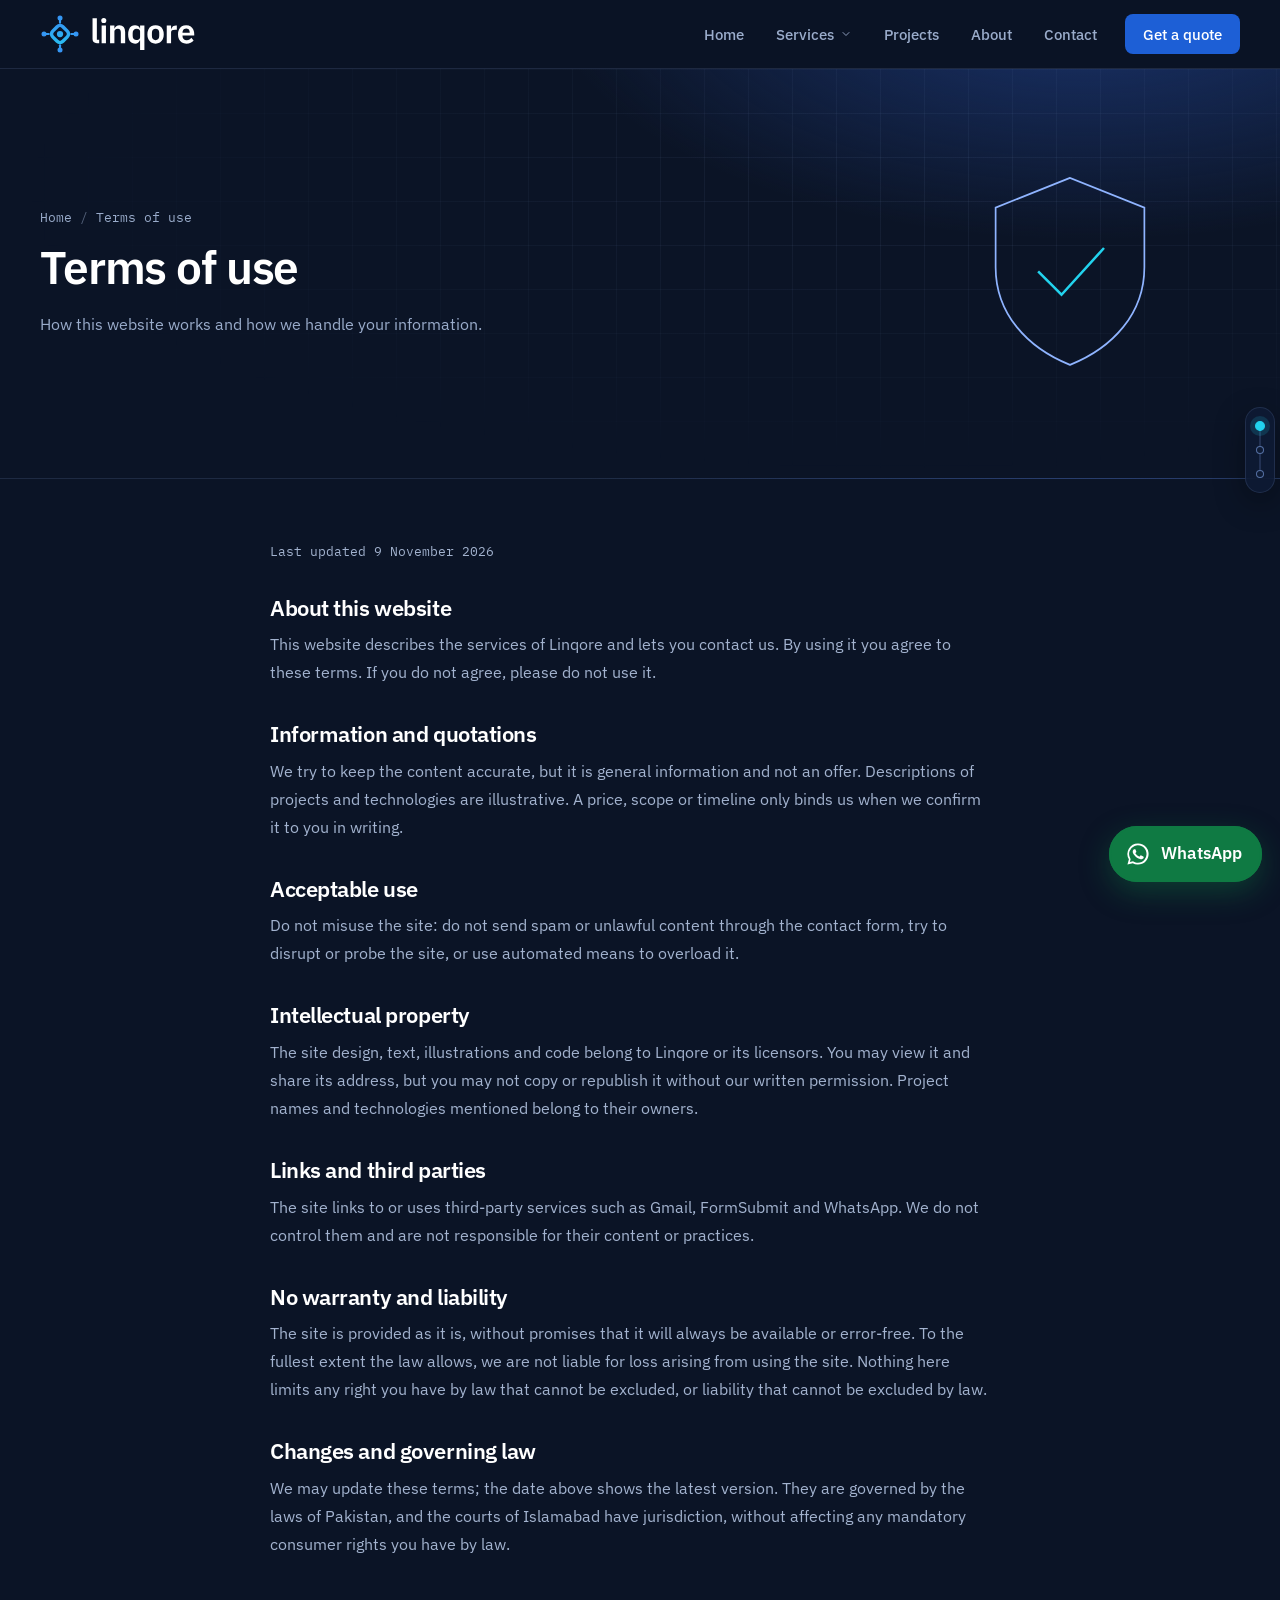
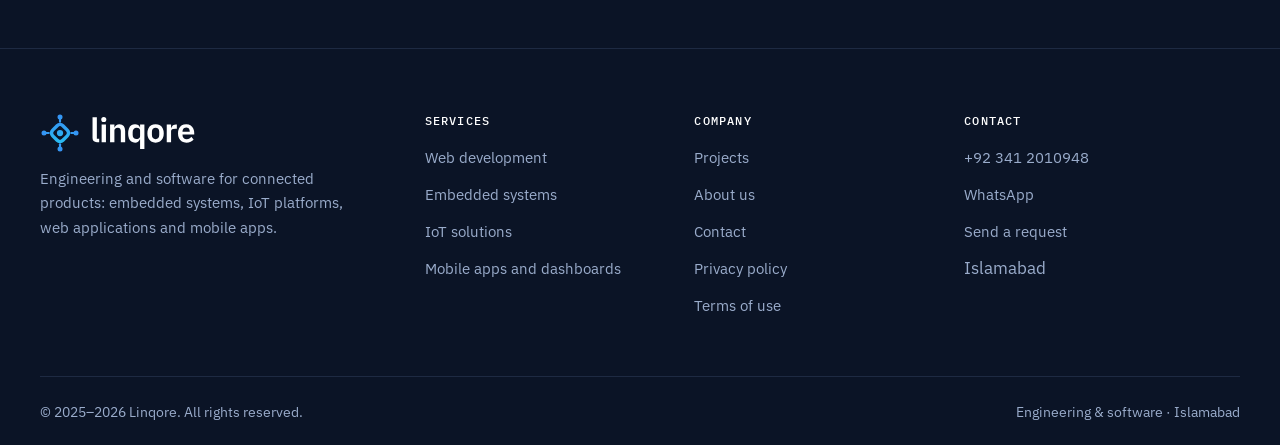
<file: terms/index.html>
<!doctype html>
<html lang="en">
<head>
<meta charset="utf-8">
<meta http-equiv="Content-Security-Policy" content="default-src 'none'; script-src 'self'; style-src 'self'; font-src 'self'; img-src 'self' data:; connect-src 'self' https://formsubmit.co; base-uri 'none'; form-action 'none'; object-src 'none'; manifest-src 'self'; upgrade-insecure-requests">
<meta name="referrer" content="strict-origin-when-cross-origin">
<meta name="viewport" content="width=device-width, initial-scale=1, viewport-fit=cover">
<title>Terms of use | Linqore</title>
<meta name="description" content="Terms of use for the Linqore website.">
<link rel="canonical" href="https://123rahmat.github.io/NX/terms/">
<meta name="theme-color" content="#0B1426">
<meta name="format-detection" content="telephone=no">
<meta property="og:type" content="website"><meta property="og:site_name" content="Linqore"><meta property="og:locale" content="en_PK">
<meta property="og:title" content="Terms of use | Linqore"><meta property="og:description" content="Terms of use for the Linqore website.">
<meta property="og:url" content="https://123rahmat.github.io/NX/terms/"><meta property="og:image" content="https://123rahmat.github.io/NX/og-image.png"><meta property="og:image:width" content="1200"><meta property="og:image:height" content="630">
<meta name="twitter:card" content="summary_large_image"><meta name="twitter:title" content="Terms of use | Linqore"><meta name="twitter:description" content="Terms of use for the Linqore website."><meta name="twitter:image" content="https://123rahmat.github.io/NX/og-image.png">
<link rel="icon" href="data:image/svg+xml,%3Csvg%20xmlns%3D%22http%3A//www.w3.org/2000/svg%22%20viewBox%3D%220%200%2064%2064%22%3E%3Cg%20transform%3D%22translate%280.00%200.00%29%20scale%281.0000%29%22%3E%3Crect%20width%3D%2264%22%20height%3D%2264%22%20rx%3D%2216%22%20fill%3D%22%231D5FD6%22/%3E%3Cg%20transform%3D%22translate%288%208%29%20scale%28.75%29%22%3E%3Crect%20x%3D%2220.5%22%20y%3D%2220.5%22%20width%3D%2223%22%20height%3D%2223%22%20rx%3D%226.5%22%20fill%3D%22none%22%20stroke%3D%22%23FFFFFF%22%20stroke-width%3D%225.5%22%20transform%3D%22rotate%2845%2032%2032%29%22/%3E%3Ccircle%20cx%3D%2232%22%20cy%3D%2232%22%20r%3D%225%22%20fill%3D%22%23FFFFFF%22/%3E%3Cpath%20d%3D%22M32%2014V8.6%22%20stroke%3D%22%23FFFFFF%22%20stroke-width%3D%223.4%22%20stroke-linecap%3D%22round%22%20transform%3D%22rotate%280%2032%2032%29%22/%3E%3Ccircle%20cx%3D%2232%22%20cy%3D%226.4%22%20r%3D%224%22%20fill%3D%22%2322D3EE%22%20transform%3D%22rotate%280%2032%2032%29%22/%3E%3Cpath%20d%3D%22M32%2014V8.6%22%20stroke%3D%22%23FFFFFF%22%20stroke-width%3D%223.4%22%20stroke-linecap%3D%22round%22%20transform%3D%22rotate%2890%2032%2032%29%22/%3E%3Ccircle%20cx%3D%2232%22%20cy%3D%226.4%22%20r%3D%224%22%20fill%3D%22%2322D3EE%22%20transform%3D%22rotate%2890%2032%2032%29%22/%3E%3Cpath%20d%3D%22M32%2014V8.6%22%20stroke%3D%22%23FFFFFF%22%20stroke-width%3D%223.4%22%20stroke-linecap%3D%22round%22%20transform%3D%22rotate%28180%2032%2032%29%22/%3E%3Ccircle%20cx%3D%2232%22%20cy%3D%226.4%22%20r%3D%224%22%20fill%3D%22%2322D3EE%22%20transform%3D%22rotate%28180%2032%2032%29%22/%3E%3Cpath%20d%3D%22M32%2014V8.6%22%20stroke%3D%22%23FFFFFF%22%20stroke-width%3D%223.4%22%20stroke-linecap%3D%22round%22%20transform%3D%22rotate%28270%2032%2032%29%22/%3E%3Ccircle%20cx%3D%2232%22%20cy%3D%226.4%22%20r%3D%224%22%20fill%3D%22%2322D3EE%22%20transform%3D%22rotate%28270%2032%2032%29%22/%3E%3C/g%3E%3C/g%3E%3C/svg%3E" type="image/svg+xml">
<link rel="icon" href="../assets/favicon-32.png?v=aaf29b44cd" sizes="32x32" type="image/png">
<link rel="manifest" href="../site.webmanifest">
<link rel="apple-touch-icon" href="../assets/apple-touch-icon.png?v=e10cc27778">
<link rel="preload" href="../fonts/plex-sans-var.woff2" as="font" type="font/woff2" crossorigin>
<link rel="stylesheet" href="../assets/site.css?v=6cc2522695">
<script src="../assets/site.js?v=d215b8a9df"></script>
<script type="application/ld+json">{"@context": "https://schema.org", "@type": "BreadcrumbList", "itemListElement": [{"@type": "ListItem", "position": 1, "name": "Home", "item": "https://123rahmat.github.io/NX/"}, {"@type": "ListItem", "position": 2, "name": "Terms of use", "item": "https://123rahmat.github.io/NX/terms/"}]}</script>
</head>
<body>
<a class="skip" href="#main">Skip to content</a>
<header class="hdr"><div class="wrap">
<a class="brand" href="../" ><img src="../assets/logo.svg?v=4b21b2e368" alt="Linqore" width="122" height="32"></a>
<button class="burger" type="button" aria-controls="nav" aria-expanded="false" aria-label="Menu"><span></span></button>
<nav class="nav" id="nav" aria-label="Main">
<a href="../">Home</a>
<div class="dd"><button type="button" aria-expanded="false" aria-haspopup="true">Services <svg viewBox="0 0 24 24" fill="none" stroke="currentColor" stroke-width="1.8" stroke-linecap="round" stroke-linejoin="round" aria-hidden="true"><path d="m6 9 6 6 6-6"/></svg></button>
<div class="dd-menu"><a href="../web-development/"><span class="ico"><svg viewBox="0 0 24 24" fill="none" stroke="currentColor" stroke-width="1.8" stroke-linecap="round" stroke-linejoin="round" aria-hidden="true"><rect x="3" y="4" width="18" height="14" rx="2"/><path d="M3 8h18M7 21h10M12 18v3"/></svg></span><span><b>Web development</b><small>Websites, portals and admin panels</small></span></a><a href="../embedded-systems/"><span class="ico"><svg viewBox="0 0 24 24" fill="none" stroke="currentColor" stroke-width="1.8" stroke-linecap="round" stroke-linejoin="round" aria-hidden="true"><rect x="7" y="7" width="10" height="10" rx="1.5"/><path d="M10 10h4v4h-4zM9 3v4M15 3v4M9 17v4M15 17v4M3 9h4M3 15h4M17 9h4M17 15h4"/></svg></span><span><b>Embedded systems</b><small>Firmware for ESP32, STM32 and Arduino</small></span></a><a href="../iot-solutions/"><span class="ico"><svg viewBox="0 0 24 24" fill="none" stroke="currentColor" stroke-width="1.8" stroke-linecap="round" stroke-linejoin="round" aria-hidden="true"><path d="M7 18a4.5 4.5 0 0 1-.5-9 6 6 0 0 1 11.5 1.5A3.75 3.75 0 0 1 17.5 18z"/><path d="M12 12v6M9.5 14.5 12 12l2.5 2.5"/></svg></span><span><b>IoT solutions</b><small>Devices, connectivity and cloud</small></span></a><a href="../mobile-apps/"><span class="ico"><svg viewBox="0 0 24 24" fill="none" stroke="currentColor" stroke-width="1.8" stroke-linecap="round" stroke-linejoin="round" aria-hidden="true"><rect x="7" y="2.5" width="10" height="19" rx="2.2"/><path d="M11 18.5h2"/></svg></span><span><b>Mobile apps and dashboards</b><small>Android, iOS and web dashboards</small></span></a><a class="all" href="../services/">All services <svg viewBox="0 0 24 24" fill="none" stroke="currentColor" stroke-width="1.8" stroke-linecap="round" stroke-linejoin="round" aria-hidden="true" class="arr"><path d="M5 12h14M13 6l6 6-6 6"/></svg></a></div></div>
<a href="../projects/">Projects</a>
<a href="../about/">About</a>
<a href="../contact/">Contact</a>
<a class="btn cta" href="../contact/">Get a quote</a>
</nav></div></header>
<main id="main">
<section class="phero"><div class="grid-bg"></div><div class="wrap">
<div><ol class="crumbs"><li><a href="../">Home</a></li><li aria-current="page">Terms of use</li></ol><h1>Terms of use</h1><p class="lead">How this website works and how we handle your information.</p></div>
<div class="art"><svg viewBox="0 0 320 240" fill="none" aria-hidden="true"><g stroke="currentColor" stroke-width="1.6"><path d="M160 30 90 58v56c0 44 30 76 70 92 40-16 70-48 70-92V58z"/><path d="m130 118 22 22 40-44" stroke="#22D3EE" stroke-width="2.4"/></g></svg></div></div></section><section class="sec"><div class="wrap legal"><p class="upd">Last updated 9 November 2026</p><h2>About this website</h2><p>This website describes the services of Linqore and lets you contact us. By using it you agree to these terms. If you do not agree, please do not use it.</p><h2>Information and quotations</h2><p>We try to keep the content accurate, but it is general information and not an offer. Descriptions of projects and technologies are illustrative. A price, scope or timeline only binds us when we confirm it to you in writing.</p><h2>Acceptable use</h2><p>Do not misuse the site: do not send spam or unlawful content through the contact form, try to disrupt or probe the site, or use automated means to overload it.</p><h2>Intellectual property</h2><p>The site design, text, illustrations and code belong to Linqore or its licensors. You may view it and share its address, but you may not copy or republish it without our written permission. Project names and technologies mentioned belong to their owners.</p><h2>Links and third parties</h2><p>The site links to or uses third-party services such as Gmail, FormSubmit and WhatsApp. We do not control them and are not responsible for their content or practices.</p><h2>No warranty and liability</h2><p>The site is provided as it is, without promises that it will always be available or error-free. To the fullest extent the law allows, we are not liable for loss arising from using the site. Nothing here limits any right you have by law that cannot be excluded, or liability that cannot be excluded by law.</p><h2>Changes and governing law</h2><p>We may update these terms; the date above shows the latest version. They are governed by the laws of Pakistan, and the courts of Islamabad have jurisdiction, without affecting any mandatory consumer rights you have by law.</p></div></section>
</main>
<footer class="ftr"><div class="wrap">
<div class="cols">
<div><a class="brand" href="../"><img src="../assets/logo.svg?v=4b21b2e368" alt="Linqore" width="122" height="32"></a><p>Engineering and software for connected products: embedded systems, IoT platforms, web applications and mobile apps.</p></div>
<div><h2 class="fh">Services</h2><ul><li><a href="../web-development/">Web development</a></li><li><a href="../embedded-systems/">Embedded systems</a></li><li><a href="../iot-solutions/">IoT solutions</a></li><li><a href="../mobile-apps/">Mobile apps and dashboards</a></li></ul></div>
<div><h2 class="fh">Company</h2><ul><li><a href="../projects/">Projects</a></li><li><a href="../about/">About us</a></li><li><a href="../contact/">Contact</a></li><li><a href="../privacy/">Privacy policy</a></li><li><a href="../terms/">Terms of use</a></li></ul></div>
<div><h2 class="fh">Contact</h2><ul><li><a href="tel:+923412010948">+92 341 2010948</a></li><li><a href="https://wa.me/923412010948?text=Hi%20Linqore%2C%20I%27d%20like%20to%20discuss%20a%20project." target="_blank" rel="noopener noreferrer">WhatsApp</a></li><li><a href="../contact/">Send a request</a></li><li>Islamabad</li></ul></div>
</div>
<div class="bot"><span>&copy; 2025&ndash;<span id="yr">2026</span> Linqore. All rights reserved.</span><span>Engineering &amp; software &middot; Islamabad</span></div>
</div></footer>
<a class="wa-fab" href="https://wa.me/923412010948?text=Hi%20Linqore%2C%20I%27d%20like%20to%20discuss%20a%20project." target="_blank" rel="noopener noreferrer" aria-label="Chat with us on WhatsApp"><svg viewBox="0 0 32 32" aria-hidden="true"><path fill="currentColor" d="M16 3a13 13 0 0 0-11.2 19.6L3 29l6.6-1.7A13 13 0 1 0 16 3zm0 23.7c-2 0-4-.6-5.7-1.6l-.4-.2-3.9 1 1-3.8-.3-.4A10.7 10.7 0 1 1 16 26.7zm5.9-8c-.3-.2-1.9-1-2.2-1s-.5-.2-.7.2-.8 1-1 1.2-.4.2-.7 0a8.8 8.8 0 0 1-4.4-3.8c-.3-.6.3-.5 1-1.7.1-.2 0-.4 0-.6l-1-2.4c-.3-.6-.5-.5-.7-.5h-.6c-.2 0-.6 0-.9.4s-1.2 1.1-1.2 2.7 1.2 3.2 1.4 3.4 2.4 3.6 5.7 5c2.1.9 3 1 4 .8.7-.1 1.9-.8 2.2-1.5s.3-1.4.2-1.5-.3-.2-.6-.4z"/></svg><span>WhatsApp</span></a>
</body>
</html>
</file>
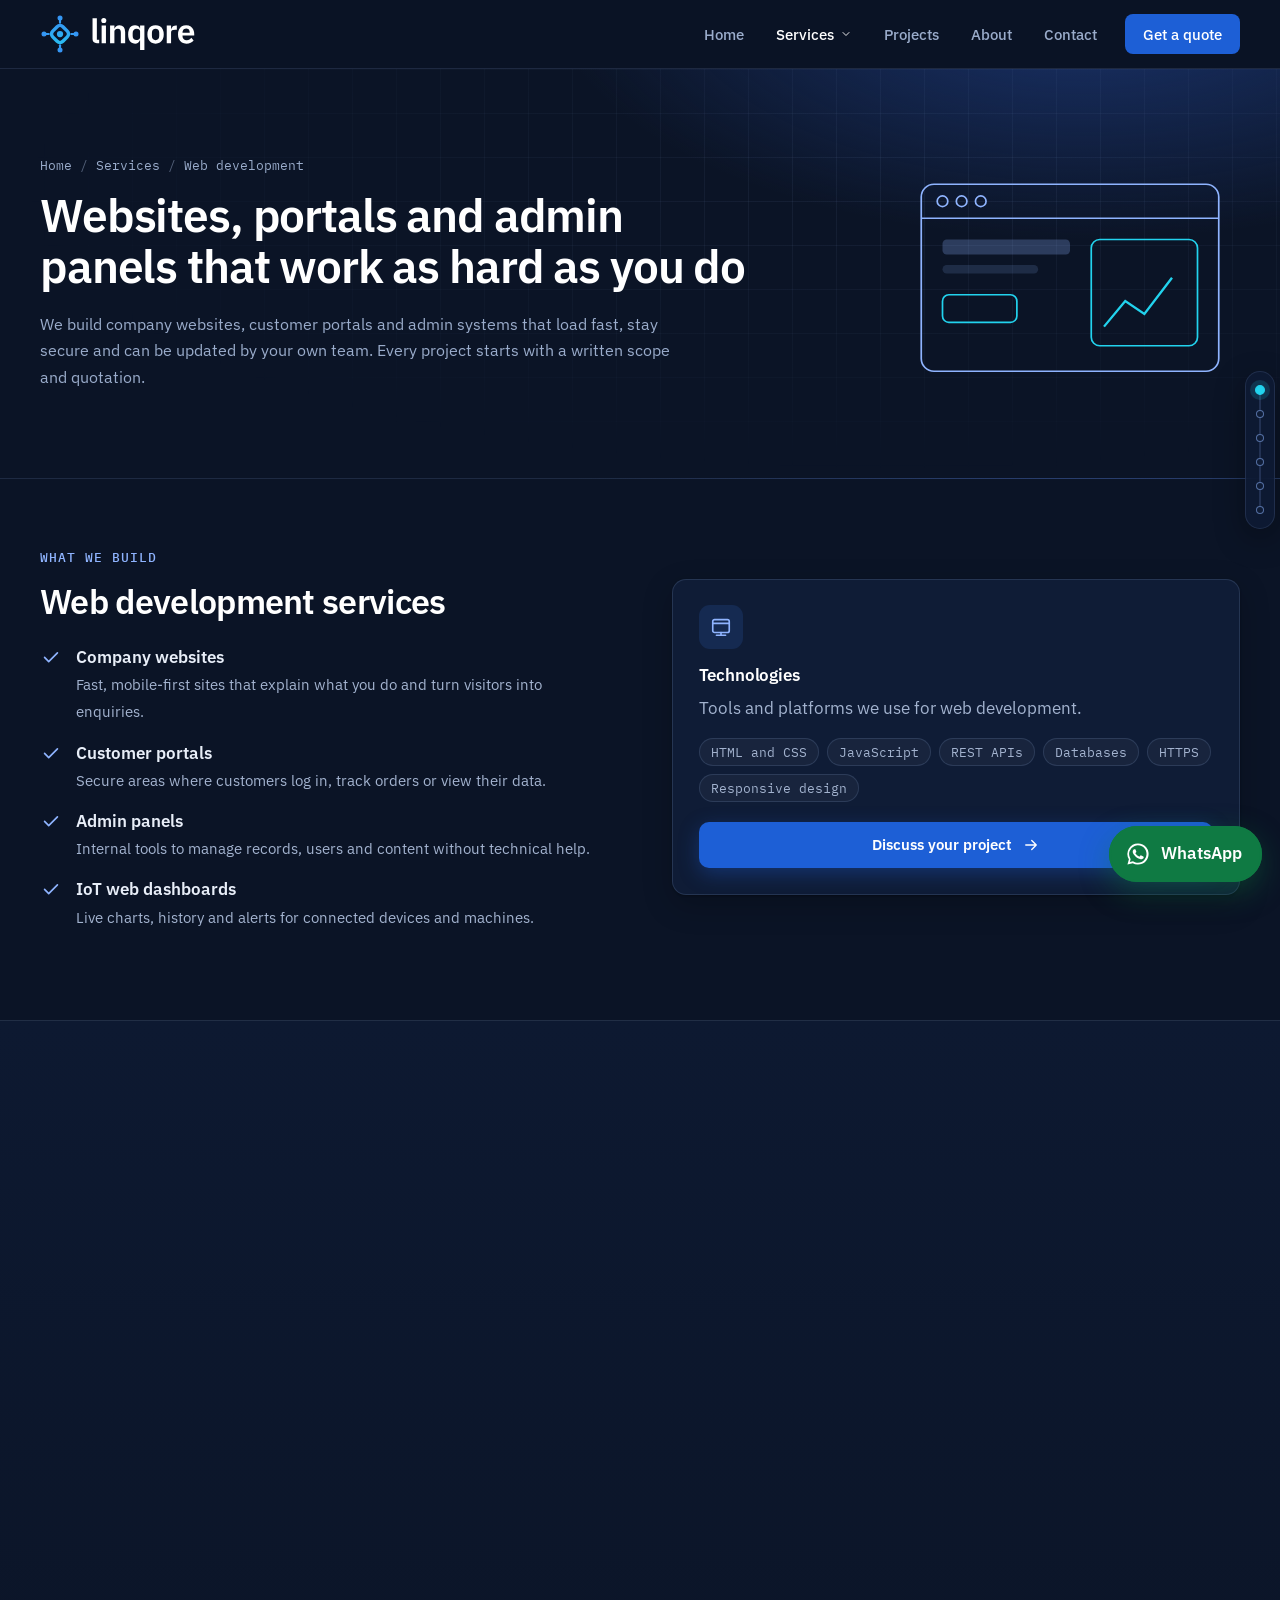
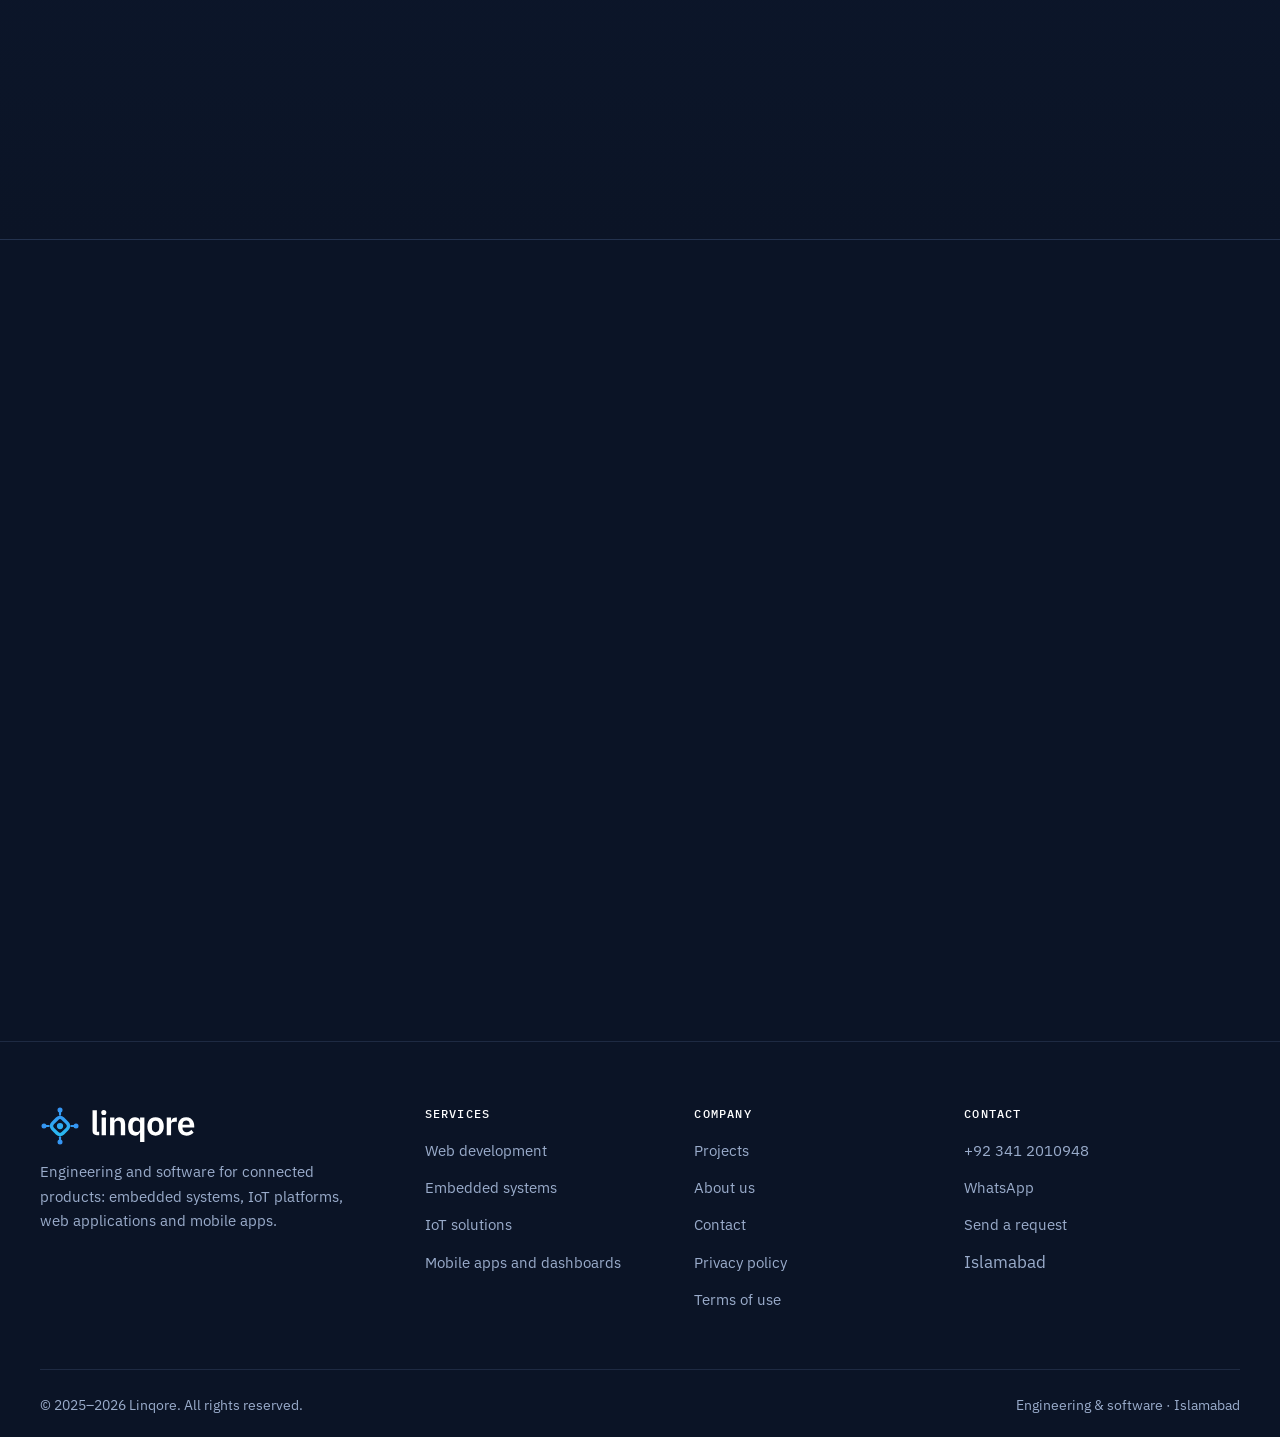
<file: web-development/index.html>
<!doctype html>
<html lang="en">
<head>
<meta charset="utf-8">
<meta http-equiv="Content-Security-Policy" content="default-src 'none'; script-src 'self'; style-src 'self'; font-src 'self'; img-src 'self' data:; connect-src 'self' https://formsubmit.co; base-uri 'none'; form-action 'none'; object-src 'none'; manifest-src 'self'; upgrade-insecure-requests">
<meta name="referrer" content="strict-origin-when-cross-origin">
<meta name="viewport" content="width=device-width, initial-scale=1, viewport-fit=cover">
<title>Web Development Company in Islamabad | Linqore</title>
<meta name="description" content="Linqore builds fast, secure company websites, customer portals and admin panels. Clear scope and quotation before work starts.">
<link rel="canonical" href="https://123rahmat.github.io/NX/web-development/">
<meta name="theme-color" content="#0B1426">
<meta name="format-detection" content="telephone=no">
<meta property="og:type" content="website"><meta property="og:site_name" content="Linqore"><meta property="og:locale" content="en_PK">
<meta property="og:title" content="Web Development Company in Islamabad | Linqore"><meta property="og:description" content="Linqore builds fast, secure company websites, customer portals and admin panels. Clear scope and quotation before work starts.">
<meta property="og:url" content="https://123rahmat.github.io/NX/web-development/"><meta property="og:image" content="https://123rahmat.github.io/NX/og-image.png"><meta property="og:image:width" content="1200"><meta property="og:image:height" content="630">
<meta name="twitter:card" content="summary_large_image"><meta name="twitter:title" content="Web Development Company in Islamabad | Linqore"><meta name="twitter:description" content="Linqore builds fast, secure company websites, customer portals and admin panels. Clear scope and quotation before work starts."><meta name="twitter:image" content="https://123rahmat.github.io/NX/og-image.png">
<link rel="icon" href="data:image/svg+xml,%3Csvg%20xmlns%3D%22http%3A//www.w3.org/2000/svg%22%20viewBox%3D%220%200%2064%2064%22%3E%3Cg%20transform%3D%22translate%280.00%200.00%29%20scale%281.0000%29%22%3E%3Crect%20width%3D%2264%22%20height%3D%2264%22%20rx%3D%2216%22%20fill%3D%22%231D5FD6%22/%3E%3Cg%20transform%3D%22translate%288%208%29%20scale%28.75%29%22%3E%3Crect%20x%3D%2220.5%22%20y%3D%2220.5%22%20width%3D%2223%22%20height%3D%2223%22%20rx%3D%226.5%22%20fill%3D%22none%22%20stroke%3D%22%23FFFFFF%22%20stroke-width%3D%225.5%22%20transform%3D%22rotate%2845%2032%2032%29%22/%3E%3Ccircle%20cx%3D%2232%22%20cy%3D%2232%22%20r%3D%225%22%20fill%3D%22%23FFFFFF%22/%3E%3Cpath%20d%3D%22M32%2014V8.6%22%20stroke%3D%22%23FFFFFF%22%20stroke-width%3D%223.4%22%20stroke-linecap%3D%22round%22%20transform%3D%22rotate%280%2032%2032%29%22/%3E%3Ccircle%20cx%3D%2232%22%20cy%3D%226.4%22%20r%3D%224%22%20fill%3D%22%2322D3EE%22%20transform%3D%22rotate%280%2032%2032%29%22/%3E%3Cpath%20d%3D%22M32%2014V8.6%22%20stroke%3D%22%23FFFFFF%22%20stroke-width%3D%223.4%22%20stroke-linecap%3D%22round%22%20transform%3D%22rotate%2890%2032%2032%29%22/%3E%3Ccircle%20cx%3D%2232%22%20cy%3D%226.4%22%20r%3D%224%22%20fill%3D%22%2322D3EE%22%20transform%3D%22rotate%2890%2032%2032%29%22/%3E%3Cpath%20d%3D%22M32%2014V8.6%22%20stroke%3D%22%23FFFFFF%22%20stroke-width%3D%223.4%22%20stroke-linecap%3D%22round%22%20transform%3D%22rotate%28180%2032%2032%29%22/%3E%3Ccircle%20cx%3D%2232%22%20cy%3D%226.4%22%20r%3D%224%22%20fill%3D%22%2322D3EE%22%20transform%3D%22rotate%28180%2032%2032%29%22/%3E%3Cpath%20d%3D%22M32%2014V8.6%22%20stroke%3D%22%23FFFFFF%22%20stroke-width%3D%223.4%22%20stroke-linecap%3D%22round%22%20transform%3D%22rotate%28270%2032%2032%29%22/%3E%3Ccircle%20cx%3D%2232%22%20cy%3D%226.4%22%20r%3D%224%22%20fill%3D%22%2322D3EE%22%20transform%3D%22rotate%28270%2032%2032%29%22/%3E%3C/g%3E%3C/g%3E%3C/svg%3E" type="image/svg+xml">
<link rel="icon" href="../assets/favicon-32.png?v=aaf29b44cd" sizes="32x32" type="image/png">
<link rel="manifest" href="../site.webmanifest">
<link rel="apple-touch-icon" href="../assets/apple-touch-icon.png?v=e10cc27778">
<link rel="preload" href="../fonts/plex-sans-var.woff2" as="font" type="font/woff2" crossorigin>
<link rel="stylesheet" href="../assets/site.css?v=6cc2522695">
<script src="../assets/site.js?v=d215b8a9df"></script>
<script type="application/ld+json">{"@context": "https://schema.org", "@type": "Service", "name": "Web development", "serviceType": "Web development", "description": "Linqore builds fast, secure company websites, customer portals and admin panels. Clear scope and quotation before work starts.", "provider": {"@id": "https://123rahmat.github.io/NX/#org", "@type": "ProfessionalService", "name": "Linqore", "url": "https://123rahmat.github.io/NX/"}, "areaServed": {"@type": "Country", "name": "Pakistan"}, "url": "https://123rahmat.github.io/NX/web-development/"}</script><script type="application/ld+json">{"@context": "https://schema.org", "@type": "FAQPage", "mainEntity": [{"@type": "Question", "name": "How long does a company website take?", "acceptedAnswer": {"@type": "Answer", "text": "A typical company website takes two to four weeks, depending on the number of pages and how quickly content is ready. You get a timeline with your quotation."}}, {"@type": "Question", "name": "Will my website work on mobile phones?", "acceptedAnswer": {"@type": "Answer", "text": "Yes. Every site we build is designed for phones first and tested on phone, tablet and desktop screens."}}, {"@type": "Question", "name": "Can you connect my website to devices or machines?", "acceptedAnswer": {"@type": "Answer", "text": "Yes. We build web dashboards that show live data from sensors and devices and send commands back to them."}}]}</script><script type="application/ld+json">{"@context": "https://schema.org", "@type": "BreadcrumbList", "itemListElement": [{"@type": "ListItem", "position": 1, "name": "Home", "item": "https://123rahmat.github.io/NX/"}, {"@type": "ListItem", "position": 2, "name": "Services", "item": "https://123rahmat.github.io/NX/services/"}, {"@type": "ListItem", "position": 3, "name": "Web development", "item": "https://123rahmat.github.io/NX/web-development/"}]}</script>
</head>
<body>
<a class="skip" href="#main">Skip to content</a>
<header class="hdr"><div class="wrap">
<a class="brand" href="../" ><img src="../assets/logo.svg?v=4b21b2e368" alt="Linqore" width="122" height="32"></a>
<button class="burger" type="button" aria-controls="nav" aria-expanded="false" aria-label="Menu"><span></span></button>
<nav class="nav" id="nav" aria-label="Main">
<a href="../">Home</a>
<div class="dd cur"><button type="button" aria-expanded="false" aria-haspopup="true">Services <svg viewBox="0 0 24 24" fill="none" stroke="currentColor" stroke-width="1.8" stroke-linecap="round" stroke-linejoin="round" aria-hidden="true"><path d="m6 9 6 6 6-6"/></svg></button>
<div class="dd-menu"><a href="../web-development/" aria-current="page"><span class="ico"><svg viewBox="0 0 24 24" fill="none" stroke="currentColor" stroke-width="1.8" stroke-linecap="round" stroke-linejoin="round" aria-hidden="true"><rect x="3" y="4" width="18" height="14" rx="2"/><path d="M3 8h18M7 21h10M12 18v3"/></svg></span><span><b>Web development</b><small>Websites, portals and admin panels</small></span></a><a href="../embedded-systems/"><span class="ico"><svg viewBox="0 0 24 24" fill="none" stroke="currentColor" stroke-width="1.8" stroke-linecap="round" stroke-linejoin="round" aria-hidden="true"><rect x="7" y="7" width="10" height="10" rx="1.5"/><path d="M10 10h4v4h-4zM9 3v4M15 3v4M9 17v4M15 17v4M3 9h4M3 15h4M17 9h4M17 15h4"/></svg></span><span><b>Embedded systems</b><small>Firmware for ESP32, STM32 and Arduino</small></span></a><a href="../iot-solutions/"><span class="ico"><svg viewBox="0 0 24 24" fill="none" stroke="currentColor" stroke-width="1.8" stroke-linecap="round" stroke-linejoin="round" aria-hidden="true"><path d="M7 18a4.5 4.5 0 0 1-.5-9 6 6 0 0 1 11.5 1.5A3.75 3.75 0 0 1 17.5 18z"/><path d="M12 12v6M9.5 14.5 12 12l2.5 2.5"/></svg></span><span><b>IoT solutions</b><small>Devices, connectivity and cloud</small></span></a><a href="../mobile-apps/"><span class="ico"><svg viewBox="0 0 24 24" fill="none" stroke="currentColor" stroke-width="1.8" stroke-linecap="round" stroke-linejoin="round" aria-hidden="true"><rect x="7" y="2.5" width="10" height="19" rx="2.2"/><path d="M11 18.5h2"/></svg></span><span><b>Mobile apps and dashboards</b><small>Android, iOS and web dashboards</small></span></a><a class="all" href="../services/">All services <svg viewBox="0 0 24 24" fill="none" stroke="currentColor" stroke-width="1.8" stroke-linecap="round" stroke-linejoin="round" aria-hidden="true" class="arr"><path d="M5 12h14M13 6l6 6-6 6"/></svg></a></div></div>
<a href="../projects/">Projects</a>
<a href="../about/">About</a>
<a href="../contact/">Contact</a>
<a class="btn cta" href="../contact/">Get a quote</a>
</nav></div></header>
<main id="main">
<section class="phero"><div class="grid-bg"></div><div class="wrap">
<div><ol class="crumbs"><li><a href="../">Home</a></li><li><a href="../services/">Services</a></li><li aria-current="page">Web development</li></ol><h1>Websites, portals and admin panels that work as hard as you do</h1><p class="lead">We build company websites, customer portals and admin systems that load fast, stay secure and can be updated by your own team. Every project starts with a written scope and quotation.</p></div>
<div class="art"><svg viewBox="0 0 320 240" fill="none" aria-hidden="true"><g stroke="currentColor" stroke-width="1.6"><rect x="20" y="36" width="280" height="176" rx="12"/><path d="M20 68h280"/><circle cx="40" cy="52" r="5"/><circle cx="58" cy="52" r="5"/><circle cx="76" cy="52" r="5"/><rect x="40" y="88" width="120" height="14" rx="4" fill="rgba(143,180,255,.25)" stroke="none"/><rect x="40" y="112" width="90" height="8" rx="4" fill="rgba(143,180,255,.15)" stroke="none"/><rect class="a-pulse" x="40" y="140" width="70" height="26" rx="6" stroke="#22D3EE"/><rect x="180" y="88" width="100" height="100" rx="8" stroke="#22D3EE"/><path class="a-draw" stroke="#22D3EE" stroke-width="2.2" d="M192 170l20-24 18 12 26-34"/></g></svg></div></div></section>
<section class="sec"><div class="wrap split">
<div data-rv><span class="kick">What we build</span><h2 class="h2">Web development services</h2>
<ul class="list"><li><svg viewBox="0 0 24 24" fill="none" stroke="currentColor" stroke-width="1.8" stroke-linecap="round" stroke-linejoin="round" aria-hidden="true"><path d="m5 12.5 4.5 4.5L19 7.5"/></svg><div><b>Company websites</b><span>Fast, mobile-first sites that explain what you do and turn visitors into enquiries.</span></div></li><li><svg viewBox="0 0 24 24" fill="none" stroke="currentColor" stroke-width="1.8" stroke-linecap="round" stroke-linejoin="round" aria-hidden="true"><path d="m5 12.5 4.5 4.5L19 7.5"/></svg><div><b>Customer portals</b><span>Secure areas where customers log in, track orders or view their data.</span></div></li><li><svg viewBox="0 0 24 24" fill="none" stroke="currentColor" stroke-width="1.8" stroke-linecap="round" stroke-linejoin="round" aria-hidden="true"><path d="m5 12.5 4.5 4.5L19 7.5"/></svg><div><b>Admin panels</b><span>Internal tools to manage records, users and content without technical help.</span></div></li><li><svg viewBox="0 0 24 24" fill="none" stroke="currentColor" stroke-width="1.8" stroke-linecap="round" stroke-linejoin="round" aria-hidden="true"><path d="m5 12.5 4.5 4.5L19 7.5"/></svg><div><b>IoT web dashboards</b><span>Live charts, history and alerts for connected devices and machines.</span></div></li></ul></div>
<div class="card" data-rv><div class="ico-b"><svg viewBox="0 0 24 24" fill="none" stroke="currentColor" stroke-width="1.8" stroke-linecap="round" stroke-linejoin="round" aria-hidden="true"><rect x="3" y="4" width="18" height="14" rx="2"/><path d="M3 8h18M7 21h10M12 18v3"/></svg></div><h3>Technologies</h3><p>Tools and platforms we use for web development.</p><ul class="tags"><li>HTML and CSS</li><li>JavaScript</li><li>REST APIs</li><li>Databases</li><li>HTTPS</li><li>Responsive design</li></ul>
<div class="sp"></div><a class="btn btn-p" href="../contact/?service=Web%20development">Discuss your project <svg viewBox="0 0 24 24" fill="none" stroke="currentColor" stroke-width="1.8" stroke-linecap="round" stroke-linejoin="round" aria-hidden="true" class="arr"><path d="M5 12h14M13 6l6 6-6 6"/></svg></a></div>
</div></section>
<section class="sec alt"><div class="wrap">
<div class="sec-h" data-rv><span class="kick">Related work</span><h2>Projects using web development</h2></div>
<div class="pgrid"><article class="proj spot" data-cat="Embedded and IoT" data-rv><div class="pv"><svg viewBox="0 0 400 250" aria-hidden="true" preserveAspectRatio="xMidYMid meet"><g fill="none" stroke="currentColor" stroke-width="2" stroke-linecap="round" opacity=".9" transform="translate(200 125)"><path d="M-12 10a12 12 0 0 1 24 0" opacity="1.00"/><path d="M-22 10a22 22 0 0 1 44 0" opacity="0.88"/><path d="M-32 10a32 32 0 0 1 64 0" opacity="0.76"/><path d="M-42 10a42 42 0 0 1 84 0" opacity="0.64"/><path d="M-52 10a52 52 0 0 1 104 0" opacity="0.52"/><path d="M-62 10a62 62 0 0 1 124 0" opacity="0.40"/><path d="M-62 10v18M62 10v14M-42 10v26M42 10v24M-22 10v30M22 10v28M0 0v44"/><rect class="a-scan" x="-75" y="-60" width="150" height="3" rx="1.5" fill="#22D3EE" stroke="none" opacity=".8"/></g></svg><span class="badge">Completed</span></div><div class="pb"><div class="cat">Embedded and IoT<span>2025</span></div><h3>Smart attendance system</h3><p>Fingerprint attendance on ESP32. Admins enrol and remove people from a mobile app, each scan is time-stamped and sent to the server over HTTP, and removing a company revokes access for all of its users.</p><ul class="tags"><li>ESP32</li><li>Fingerprint sensor</li><li>HTTP</li><li>Mobile app</li></ul></div></article><article class="proj spot" data-cat="Power and energy" data-rv><div class="pv"><svg viewBox="0 0 400 250" aria-hidden="true" preserveAspectRatio="xMidYMid meet"><g fill="none" stroke-width="2.5" stroke-linecap="round"><path d="M20 160h360" stroke="rgba(143,180,255,.2)"/><path class="a-draw" stroke="#22D3EE" d="M20 125c30-60 50-60 80 0s50 60 80 0 50-60 80 0 50 60 80 0 40-50 40-50"/><path class="a-draw" stroke="currentColor" opacity=".6" d="M20 135c30-40 50-40 80 0s50 40 80 0 50-40 80 0 50 40 80 0 40-30 40-30"/></g><g font-family="IBM Plex Mono,monospace" font-size="13" fill="currentColor" text-anchor="end"><text x="376" y="36">V 229.8</text><text x="376" y="56" fill="#22D3EE">A 4.12</text><text x="376" y="76" class="a-blink">MQTT</text></g></svg><span class="badge">Completed</span></div><div class="pb"><div class="cat">Power and energy<span>2025</span></div><h3>Real-time remote power monitoring</h3><p>Measures voltage and current with sensors on an ESP32 and publishes the readings over MQTT, so power use can be monitored remotely on a mobile screen.</p><ul class="tags"><li>ESP32</li><li>MQTT</li><li>Voltage and current sensors</li></ul></div></article></div>
</div></section>
<section class="sec"><div class="wrap"><div class="sec-h c" data-rv><span class="kick">Questions</span><h2>Common questions</h2></div><div class="faq"><details data-rv><summary>How long does a company website take?</summary><p>A typical company website takes two to four weeks, depending on the number of pages and how quickly content is ready. You get a timeline with your quotation.</p></details><details data-rv><summary>Will my website work on mobile phones?</summary><p>Yes. Every site we build is designed for phones first and tested on phone, tablet and desktop screens.</p></details><details data-rv><summary>Can you connect my website to devices or machines?</summary><p>Yes. We build web dashboards that show live data from sensors and devices and send commands back to them.</p></details></div></div></section>
<section class="sec"><div class="wrap"><div class="cta-band" data-rv><div><h2>Have a project in mind? Let us build it right.</h2><p>Share your requirements. We will reply with a written scope, a realistic timeline and an itemised quotation, with no obligation.</p></div>
<div class="btns"><a class="btn btn-l" href="../contact/">Get a quote <svg viewBox="0 0 24 24" fill="none" stroke="currentColor" stroke-width="1.8" stroke-linecap="round" stroke-linejoin="round" aria-hidden="true" class="arr"><path d="M5 12h14M13 6l6 6-6 6"/></svg></a><a class="btn btn-wa" href="https://wa.me/923412010948?text=Hi%20Linqore%2C%20I%27d%20like%20to%20discuss%20a%20project." target="_blank" rel="noopener noreferrer"><svg viewBox="0 0 32 32" aria-hidden="true"><path fill="currentColor" d="M16 3a13 13 0 0 0-11.2 19.6L3 29l6.6-1.7A13 13 0 1 0 16 3zm0 23.7c-2 0-4-.6-5.7-1.6l-.4-.2-3.9 1 1-3.8-.3-.4A10.7 10.7 0 1 1 16 26.7zm5.9-8c-.3-.2-1.9-1-2.2-1s-.5-.2-.7.2-.8 1-1 1.2-.4.2-.7 0a8.8 8.8 0 0 1-4.4-3.8c-.3-.6.3-.5 1-1.7.1-.2 0-.4 0-.6l-1-2.4c-.3-.6-.5-.5-.7-.5h-.6c-.2 0-.6 0-.9.4s-1.2 1.1-1.2 2.7 1.2 3.2 1.4 3.4 2.4 3.6 5.7 5c2.1.9 3 1 4 .8.7-.1 1.9-.8 2.2-1.5s.3-1.4.2-1.5-.3-.2-.6-.4z"/></svg> WhatsApp</a></div></div></div></section>
</main>
<footer class="ftr"><div class="wrap">
<div class="cols">
<div><a class="brand" href="../"><img src="../assets/logo.svg?v=4b21b2e368" alt="Linqore" width="122" height="32"></a><p>Engineering and software for connected products: embedded systems, IoT platforms, web applications and mobile apps.</p></div>
<div><h2 class="fh">Services</h2><ul><li><a href="../web-development/">Web development</a></li><li><a href="../embedded-systems/">Embedded systems</a></li><li><a href="../iot-solutions/">IoT solutions</a></li><li><a href="../mobile-apps/">Mobile apps and dashboards</a></li></ul></div>
<div><h2 class="fh">Company</h2><ul><li><a href="../projects/">Projects</a></li><li><a href="../about/">About us</a></li><li><a href="../contact/">Contact</a></li><li><a href="../privacy/">Privacy policy</a></li><li><a href="../terms/">Terms of use</a></li></ul></div>
<div><h2 class="fh">Contact</h2><ul><li><a href="tel:+923412010948">+92 341 2010948</a></li><li><a href="https://wa.me/923412010948?text=Hi%20Linqore%2C%20I%27d%20like%20to%20discuss%20a%20project." target="_blank" rel="noopener noreferrer">WhatsApp</a></li><li><a href="../contact/">Send a request</a></li><li>Islamabad</li></ul></div>
</div>
<div class="bot"><span>&copy; 2025&ndash;<span id="yr">2026</span> Linqore. All rights reserved.</span><span>Engineering &amp; software &middot; Islamabad</span></div>
</div></footer>
<a class="wa-fab" href="https://wa.me/923412010948?text=Hi%20Linqore%2C%20I%27d%20like%20to%20discuss%20a%20project." target="_blank" rel="noopener noreferrer" aria-label="Chat with us on WhatsApp"><svg viewBox="0 0 32 32" aria-hidden="true"><path fill="currentColor" d="M16 3a13 13 0 0 0-11.2 19.6L3 29l6.6-1.7A13 13 0 1 0 16 3zm0 23.7c-2 0-4-.6-5.7-1.6l-.4-.2-3.9 1 1-3.8-.3-.4A10.7 10.7 0 1 1 16 26.7zm5.9-8c-.3-.2-1.9-1-2.2-1s-.5-.2-.7.2-.8 1-1 1.2-.4.2-.7 0a8.8 8.8 0 0 1-4.4-3.8c-.3-.6.3-.5 1-1.7.1-.2 0-.4 0-.6l-1-2.4c-.3-.6-.5-.5-.7-.5h-.6c-.2 0-.6 0-.9.4s-1.2 1.1-1.2 2.7 1.2 3.2 1.4 3.4 2.4 3.6 5.7 5c2.1.9 3 1 4 .8.7-.1 1.9-.8 2.2-1.5s.3-1.4.2-1.5-.3-.2-.6-.4z"/></svg><span>WhatsApp</span></a>
</body>
</html>
</file>
<file: assets/site.css>
/* Linqore design system */
@font-face{font-family:'IBM Plex Sans';font-style:normal;font-weight:400 600;font-display:optional;src:url(../fonts/plex-sans-var.woff2) format('woff2');unicode-range:U+0000-00FF,U+0131,U+0152-0153,U+02BB-02BC,U+02C6,U+02DA,U+02DC,U+0304,U+0308,U+0329,U+2000-206F,U+20AC,U+2122,U+2191,U+2193,U+2212,U+2215,U+FEFF,U+FFFD}
@font-face{font-family:'IBM Plex Mono';font-style:normal;font-weight:400;font-display:optional;src:url(../fonts/plex-mono-400.woff2) format('woff2');unicode-range:U+0000-00FF,U+2000-206F}
@font-face{font-family:'IBM Plex Mono';font-style:normal;font-weight:500;font-display:optional;src:url(../fonts/plex-mono-500.woff2) format('woff2');unicode-range:U+0000-00FF,U+2000-206F}

:root{
  --navy:#0B1426;--navy-2:#0F1C36;--line-d:rgba(148,178,230,.14);
  --ink-d:#E8EEF8;--muted-d:#9AACCB;
  --bg:#0B1426;--bg-2:#0D1931;--card:#0F1C36;--field:#0A1222;--line:rgba(148,178,230,.16);--ink:#E8EEF8;--muted:#A3B3CF;
  --accent:#8FB4FF;--accent-2:#3B82F6;--btn:#1D5FD6;--btn-h:#2563EB;--cyan:#22D3EE;--ok:#16A34A;--wa:#0F7A43;
  --r:14px;--r-sm:10px;--shadow:0 1px 2px rgba(0,0,0,.25),0 10px 30px rgba(0,0,0,.22);
  --shadow-lg:0 2px 4px rgba(0,0,0,.3),0 24px 60px rgba(0,0,0,.4);
  --ease:cubic-bezier(.2,.7,.2,1);--wrap:1200px;--hdr:68px;--gut:clamp(16px,4vw,40px);
  --sans:'IBM Plex Sans',system-ui,-apple-system,'Segoe UI',sans-serif;--mono:'IBM Plex Mono',ui-monospace,Menlo,monospace;
  color-scheme:dark;
}
*,*::before,*::after{box-sizing:border-box}
/* All scrollbars hidden (scrolling still works everywhere); the section dots show page position */
*{scrollbar-width:none;-ms-overflow-style:none}
*::-webkit-scrollbar{display:none;width:0;height:0}
html{-webkit-text-size-adjust:100%;scroll-behavior:smooth;scroll-padding-top:calc(var(--hdr) + 16px)}
body{margin:0;background:var(--bg);color:var(--ink);font:clamp(15px,14.4px + .2vw,16.5px)/1.65 var(--sans);-webkit-font-smoothing:antialiased;text-rendering:optimizeLegibility;font-kerning:normal;font-feature-settings:"kern" 1,"liga" 1,"calt" 1}
img,svg,canvas{display:block;max-width:100%}
a{color:var(--accent);text-underline-offset:3px}
h1,h2,h3,h4{line-height:1.12;margin:0;font-weight:600;letter-spacing:-.02em;text-wrap:balance;color:#fff}
h3,h4{letter-spacing:-.01em;line-height:1.25}
p{margin:0;text-wrap:pretty}
:focus-visible{outline:3px solid var(--accent-2);outline-offset:3px;border-radius:4px}
.wrap{max-width:calc(var(--wrap) + 2 * var(--gut));margin:0 auto;padding:0 var(--gut)}
@media (min-width:1600px){:root{--wrap:1320px}}
.skip{position:absolute;left:12px;top:-60px;z-index:100;background:#fff;color:#0F1B2E;text-decoration:none;padding:10px 14px;border-radius:8px;font-weight:600}
.skip:focus{top:12px}
.sr{position:absolute;width:1px;height:1px;overflow:hidden;clip:rect(0 0 0 0);white-space:nowrap}

/* ---------- Header / top navigation ---------- */
.hdr{position:sticky;top:0;z-index:50;background:rgba(11,20,38,.94);backdrop-filter:saturate(1.4) blur(14px);-webkit-backdrop-filter:saturate(1.4) blur(14px);border-bottom:1px solid var(--line-d);color:var(--ink-d)}
.hdr .wrap{height:var(--hdr);display:flex;align-items:center;gap:24px}
.brand{display:flex;align-items:center;gap:10px;color:#fff;text-decoration:none;font-weight:600;font-size:19px;letter-spacing:-.01em;flex:none}
.brand img{display:block;height:36px;width:auto}
@media (min-width:1024px){.hdr .brand img{height:40px}}
@media (max-width:360px){.hdr .brand img{height:32px}}
.ftr .brand img{height:40px}
.brand svg{width:34px;height:34px;flex:none}
.nav{display:flex;align-items:center;gap:4px;margin-left:auto}
.nav>a,.dd>button{display:flex;align-items:center;gap:6px;height:40px;padding:0 14px;border-radius:8px;color:var(--muted-d);text-decoration:none;font:500 15px var(--sans);background:none;border:0;cursor:pointer;transition:color .2s,background .2s}
.nav>a:focus-visible,.dd>button:focus-visible,.dd.open>button{color:#fff;background:rgba(255,255,255,.06)}
@media (hover:hover) and (pointer:fine){.nav>a:hover,.dd>button:hover{color:#fff;background:rgba(255,255,255,.06)}}
.nav>a[aria-current],.dd.cur>button{color:#fff}
.nav .cta{margin-left:10px;background:var(--btn);color:#fff!important;padding:0 18px}
.nav .cta:hover{background:var(--btn-h)}
.dd{position:relative}
.dd>button svg{width:12px;height:12px;transition:transform .25s var(--ease)}
.dd-menu{position:absolute;top:calc(100% + 10px);left:50%;width:min(560px,90vw);transform:translate(-50%,6px);opacity:0;visibility:hidden;transition:opacity .2s,transform .25s var(--ease),visibility .2s;background:var(--navy-2);border:1px solid var(--line-d);border-radius:var(--r);padding:10px;display:grid;grid-template-columns:1fr 1fr;gap:4px;box-shadow:0 24px 60px rgba(0,0,0,.4)}
.dd-menu::before{content:"";position:absolute;inset:-12px 0 auto;height:12px}
.dd.open .dd-menu{opacity:1;visibility:visible;transform:translate(-50%,0)}
@media (hover:hover) and (pointer:fine) and (min-width:961px){.dd:hover .dd-menu{opacity:1;visibility:visible;transform:translate(-50%,0)}.dd:hover>button svg{transform:rotate(180deg)}}
.dd.open>button svg{transform:rotate(180deg)}
.dd-menu a{display:flex;gap:12px;padding:12px;border-radius:var(--r-sm);text-decoration:none;color:var(--ink-d);transition:background .2s}
.dd-menu a:hover,.dd-menu a[aria-current]{background:rgba(255,255,255,.06)}
.dd-menu .ico{flex:none;width:38px;height:38px;border-radius:9px;background:rgba(59,130,246,.14);color:#8FB4FF;display:grid;place-items:center}
.dd-menu .ico svg{width:20px;height:20px}
.dd-menu b{display:block;font-weight:600;font-size:15px}
.dd-menu small{display:block;color:var(--muted-d);font-size:13px;line-height:1.45;margin-top:2px}
.dd-menu .all svg{width:16px;height:16px;flex:none}
.dd-menu .all{align-items:center;gap:6px;grid-column:1/-1;justify-content:center;color:#8FB4FF;font-weight:500;font-size:14px;border-top:1px solid var(--line-d);border-radius:0 0 var(--r-sm) var(--r-sm);margin-top:4px}
.nav a,.nav button,.burger{-webkit-tap-highlight-color:transparent}
.burger{display:none;margin-left:auto;width:44px;height:44px;border-radius:10px;border:1px solid var(--line-d);background:transparent;color:#fff;cursor:pointer;place-items:center}
.burger span,.burger span::before,.burger span::after{display:block;width:20px;height:2px;background:currentColor;border-radius:2px;position:relative;transition:transform .3s var(--ease),background .2s}
.burger span::before,.burger span::after{content:"";position:absolute;left:0}
.burger span::before{top:-6px}.burger span::after{top:6px}
.menu-open .burger span{background:transparent}
.menu-open .burger span::before{transform:translateY(6px) rotate(45deg)}
.menu-open .burger span::after{transform:translateY(-6px) rotate(-45deg)}

@media (max-width:960px){
  .hdr{backdrop-filter:none;-webkit-backdrop-filter:none;background:var(--navy)}
  .js .burger{display:grid}
  .js .nav{position:fixed;inset:var(--hdr) 0 0;margin:0;flex-direction:column;align-items:stretch;gap:2px;padding:16px var(--gut) 32px;background:var(--navy);overflow-y:auto;transform:translateY(-8px);opacity:0;visibility:hidden;transition:opacity .25s,transform .3s var(--ease),visibility .25s;overscroll-behavior:contain;-webkit-overflow-scrolling:touch}
  .js .nav>*{flex-shrink:0}
  .js.menu-open .nav{opacity:1;visibility:visible;transform:none}
  .js.menu-open,.js.menu-open body{overflow:hidden}
  .nav>a,.dd>button{height:52px;font-size:17px;padding:0 12px;width:100%;justify-content:space-between}
  .dd-menu{position:static;transform:none;width:auto;opacity:1;visibility:visible;grid-template-columns:1fr;background:transparent;border:0;box-shadow:none;padding:0 0 8px 8px;display:none}
  .dd.open .dd-menu{display:grid;transform:none}
  .nav .cta{margin:14px 0 0;justify-content:center}
  .hdr .wrap{gap:12px}
  html:not(.js) .hdr .wrap{height:auto;flex-wrap:wrap;padding-top:12px;padding-bottom:12px}
  html:not(.js) .nav{flex-wrap:wrap;margin-left:0}
}

/* ---------- Buttons ---------- */
.btn{display:inline-flex;align-items:center;justify-content:center;gap:10px;height:46px;padding:0 22px;border-radius:10px;font:600 15px var(--sans);text-decoration:none;border:1px solid transparent;cursor:pointer;transition:transform .2s var(--ease),background .2s,box-shadow .2s,border-color .2s}
.btn svg{width:18px;height:18px;transition:transform .2s var(--ease)}
.btn:hover svg.arr{transform:translateX(3px)}
.btn-p{background:var(--btn);color:#fff;box-shadow:0 6px 20px rgba(29,95,214,.35)}
.btn-p:hover{background:var(--btn-h);transform:translateY(-1px)}
.btn-l{background:#fff;color:#0F1B2E}
.btn-l:hover{transform:translateY(-1px);box-shadow:var(--shadow-lg)}
.btn-g{border-color:rgba(255,255,255,.22);color:#fff;background:rgba(255,255,255,.04)}
.btn-g:hover{border-color:rgba(255,255,255,.5);background:rgba(255,255,255,.08)}
.btn-wa{background:var(--wa);color:#fff}
.btn-wa:hover{filter:brightness(1.1);transform:translateY(-1px)}
.btns{display:flex;flex-wrap:wrap;gap:12px}

/* ---------- Hero (home) ---------- */
.hero{position:relative;overflow:hidden;background:radial-gradient(1200px 600px at 75% -10%,#1B3570 0%,transparent 60%),radial-gradient(800px 500px at -10% 110%,#0E2A4F 0%,transparent 60%),var(--navy);color:var(--ink-d);isolation:isolate}
.hero canvas{position:absolute;inset:0;width:100%;height:100%;z-index:-1}
.hero::after{content:"";position:absolute;inset:auto 0 0;height:120px;background:linear-gradient(transparent,rgba(11,20,38,.6));z-index:-1;pointer-events:none}
.hero .wrap{display:grid;grid-template-columns:1.1fr .9fr;gap:clamp(40px,5vw,72px);align-items:center;padding-top:clamp(48px,6vw,88px);padding-bottom:clamp(56px,6vw,92px);min-height:min(760px,calc(100vh - var(--hdr)))}
.eyebrow{display:inline-flex;align-items:center;gap:10px;font:500 13px var(--mono);letter-spacing:.08em;text-transform:uppercase;color:#8FB4FF}
.eyebrow::before{content:"";width:8px;height:8px;border-radius:2px;background:var(--cyan);box-shadow:0 0 0 4px rgba(34,211,238,.15);animation:pulse 2.4s ease-in-out infinite}
.hero h1{font-size:clamp(34px,4.8vw,60px);line-height:1.05;margin:18px 0 20px;color:#fff;letter-spacing:-.03em}
.hero h1 .grad{background:linear-gradient(92deg,#8FB4FF 0%,#22D3EE 100%);-webkit-background-clip:text;background-clip:text;color:transparent}
.hero .lead{font-size:clamp(16px,1.3vw,18px);color:var(--muted-d);max-width:560px;margin-bottom:34px}
.checks{display:flex;flex-wrap:wrap;gap:10px 22px;margin:30px 0 0;padding:0;list-style:none;color:var(--muted-d);font-size:15px}
.checks li{display:flex;align-items:center;gap:8px}
.checks svg{width:18px;height:18px;color:var(--cyan)}

/* Hero work cycle */
.cycle{position:relative;margin:0;width:100%;max-width:clamp(400px,32vw,500px);aspect-ratio:1;justify-self:center;container-type:inline-size}
.cy-ring{position:absolute;inset:0;width:100%;height:100%;overflow:visible}
.cy-ring .trk{fill:none;stroke:rgba(143,180,255,.16);stroke-width:2}
.cy-ring .flw{fill:none;stroke:url(#cyg);stroke-width:2.5;stroke-dasharray:6 14;animation:flowd 1.6s linear infinite;opacity:.8}
.cy-ring .in{fill:rgba(15,28,54,.55);stroke:rgba(143,180,255,.12);stroke-width:1.5}
.cy-orbit{position:absolute;inset:17.5%;border-radius:50%;animation:spin 8s linear infinite;z-index:1}
.cy-orbit span{position:absolute;left:50%;top:0;width:14px;height:14px;margin:-7px 0 0 -7px;border-radius:50%;background:#22D3EE;box-shadow:0 0 0 6px rgba(34,211,238,.18),0 0 24px 6px rgba(34,211,238,.55)}
.cy-hub{position:absolute;left:50%;top:50%;transform:translate(-50%,-50%);width:26%;text-align:center;display:flex;flex-direction:column;align-items:center;gap:4px}
.cy-logo svg{display:block;width:52px;height:52px;filter:drop-shadow(0 8px 24px rgba(59,130,246,.5))}
.cy-st{position:absolute;z-index:2;transform:translate(-50%,-50%);display:flex;align-items:center;gap:12px;width:max-content;max-width:35%;padding:11px 14px 11px 11px;border-radius:14px;background:rgba(15,28,54,.92);border:1px solid var(--line-d);box-shadow:0 12px 32px rgba(0,0,0,.35);animation:act 8s linear infinite}
.cy-st.s1{left:50%;top:17.5%}.cy-st.s2{left:auto;right:0;top:50%;transform:translateY(-50%);animation-delay:2s}.cy-st.s3{left:50%;top:82.5%;animation-delay:4s}.cy-st.s4{left:0;top:50%;transform:translateY(-50%);animation-delay:6s}
.cy-ic{flex:none;width:42px;height:42px;border-radius:11px;display:grid;place-items:center;background:rgba(59,130,246,.16);color:#8FB4FF;transition:background .3s,color .3s}
.cy-ic svg{width:22px;height:22px}
.cy-tx{display:flex;flex-direction:column;line-height:1.25}
.cy-tx small{font:500 10.5px var(--mono);letter-spacing:.08em;color:#8FB4FF}
.cy-tx b{color:#fff;font-size:15px;font-weight:600;line-height:1.2}
.cy-tx em{font:normal 11.5px var(--mono);color:var(--muted-d);white-space:nowrap}
@container (max-width:500px){.cy-st{padding:9px 12px 9px 9px;gap:9px}.cy-ic{width:34px;height:34px}.cy-ic svg{width:18px;height:18px}.cy-tx b{font-size:14px}.cy-tx em{display:none}.cy-logo svg{width:42px;height:42px}}
@container (max-width:400px){.cy-st{padding:7px 9px 7px 7px;gap:7px;border-radius:11px;max-width:37%}.cy-ic{width:28px;height:28px;border-radius:8px}.cy-ic svg{width:15px;height:15px}.cy-tx small{font-size:9px}.cy-tx b{font-size:12.5px}.cy-logo svg{width:34px;height:34px}.cy-orbit span{width:11px;height:11px;margin:-5.5px 0 0 -5.5px}}
@keyframes act{0%,20%{border-color:rgba(34,211,238,.75);box-shadow:0 0 0 4px rgba(34,211,238,.12),0 16px 40px rgba(0,0,0,.45)}28%,100%{border-color:var(--line-d);box-shadow:0 12px 32px rgba(0,0,0,.35)}}
@keyframes spin{to{transform:rotate(360deg)}}

/* Technology strip */
.marq{background:var(--navy-2);border-top:1px solid var(--line-d);border-bottom:1px solid var(--line-d);overflow:hidden;padding:18px 0}
.marq-wrap{-webkit-mask-image:linear-gradient(90deg,transparent,#000 8%,#000 92%,transparent);mask-image:linear-gradient(90deg,transparent,#000 8%,#000 92%,transparent)}
.marq-in{display:flex;gap:12px;width:max-content;animation:mq 45s linear infinite}
.marq:hover .marq-in{animation-play-state:paused}
.marq span{flex:none;font:500 14px var(--mono);color:var(--muted-d);padding:8px 16px;border:1px solid var(--line-d);border-radius:999px;background:rgba(255,255,255,.03)}
@keyframes mq{to{transform:translateX(calc(-50% - 6px))}}

/* ---------- Page hero (inner pages) ---------- */
.phero{position:relative;overflow:hidden;background:radial-gradient(900px 420px at 85% -20%,#1B3570 0%,transparent 60%),var(--navy);color:var(--ink-d);isolation:isolate;border-bottom:1px solid var(--line-d)}
.phero+.sec{padding-top:clamp(40px,5vw,72px)}
.phero .wrap{padding-top:clamp(48px,6vw,84px);padding-bottom:clamp(52px,6vw,88px);display:grid;grid-template-columns:1.25fr .75fr;gap:40px;align-items:center}
.phero h1{font-size:clamp(30px,3.8vw,46px);color:#fff;margin:16px 0 18px;letter-spacing:-.025em}
.phero .lead{color:var(--muted-d);font-size:clamp(16px,1.2vw,17px);max-width:640px}
.phero .art{justify-self:end;width:100%;max-width:340px;color:#8FB4FF}
.grid-bg{position:absolute;inset:0;z-index:-1;background-image:linear-gradient(rgba(148,178,230,.07) 1px,transparent 1px),linear-gradient(90deg,rgba(148,178,230,.07) 1px,transparent 1px);background-size:44px 44px;-webkit-mask-image:radial-gradient(ellipse at 70% 30%,#000 10%,transparent 70%);mask-image:radial-gradient(ellipse at 70% 30%,#000 10%,transparent 70%)}
.crumbs{display:flex;flex-wrap:wrap;gap:8px;font:13px var(--mono);color:var(--muted-d);list-style:none;margin:0;padding:0}
.crumbs a{color:var(--muted-d);text-decoration:none}
.crumbs a:hover{color:#fff}
.crumbs li+li::before{content:"/";margin-right:8px;opacity:.5}

/* ---------- Sections ---------- */
.sec{padding:clamp(56px,7vw,96px) 0}
.sec.alt{background:linear-gradient(180deg,var(--bg-2),var(--bg));border-top:1px solid var(--line);border-bottom:1px solid var(--line)}
.sec-h{max-width:680px;margin-bottom:clamp(28px,3.4vw,44px)}
.sec-h.c{margin-left:auto;margin-right:auto;text-align:center}
.sec-h.c p{margin-inline:auto}
.kick{font:500 13px var(--mono);letter-spacing:.08em;text-transform:uppercase;color:var(--accent)}
.sec-h h2{font-size:clamp(26px,3.2vw,40px);margin:12px 0 14px;letter-spacing:-.02em}
.sec-h p{color:var(--muted);font-size:clamp(15.5px,1.15vw,17px);max-width:62ch}

/* Cards */
.cards{display:grid;grid-template-columns:repeat(3,minmax(0,1fr));gap:18px}
.cards.two{grid-template-columns:repeat(2,minmax(0,1fr))}
.cards.four{grid-template-columns:repeat(4,minmax(0,1fr))}
.card{position:relative;background:var(--card);border:1px solid var(--line);border-radius:var(--r);padding:clamp(20px,2vw,26px);box-shadow:var(--shadow);transition:transform .3s var(--ease),box-shadow .3s var(--ease),border-color .3s;display:flex;flex-direction:column}
a.card{text-decoration:none;color:inherit;display:flex;flex-direction:column}
a.card:hover{transform:translateY(-4px);box-shadow:var(--shadow-lg);border-color:rgba(91,141,239,.5)}
.card .tags{margin-top:auto;padding-top:16px}
.card .tags+.more{margin-top:0;padding-top:16px}
.card h3{font-size:clamp(17px,1.3vw,19px);margin:16px 0 8px}
.card p{color:var(--muted)}
.card .more{margin-top:auto;padding-top:20px;color:var(--accent);font-weight:600;font-size:15px;display:flex;align-items:center;gap:6px}
.card .more svg{width:16px;height:16px;transition:transform .2s var(--ease)}
a.card:hover .more svg{transform:translateX(4px)}
.ico-b{width:44px;height:44px;border-radius:11px;display:grid;place-items:center;background:rgba(59,130,246,.14);color:var(--accent)}
.ico-b svg{width:22px;height:22px}
.tags{display:flex;flex-wrap:wrap;gap:8px;list-style:none;margin:16px 0 0;padding:0}
.tags li{font:12.5px var(--mono);padding:5px 11px;border-radius:999px;background:rgba(255,255,255,.04);color:var(--muted);border:1px solid var(--line)}

/* Process */
.process{display:grid;grid-template-columns:repeat(4,minmax(0,1fr));gap:22px;counter-reset:s;position:relative}
.process::before{content:"";position:absolute;left:4%;right:4%;top:28px;height:2px;background:linear-gradient(90deg,transparent,rgba(91,141,239,.5),transparent);background-size:200% 100%;animation:flow 4s linear infinite}
.step{position:relative;text-align:left}
.step .n{position:relative;width:58px;height:58px;border-radius:15px;background:var(--navy-2);border:1px solid var(--line-d);display:grid;place-items:center;color:#8FB4FF;margin-bottom:22px}
.step .n svg{width:24px;height:24px}
.step .n::after{counter-increment:s;content:"0" counter(s);position:absolute;top:-10px;right:-10px;font:500 11px var(--mono);background:var(--btn);color:#fff;padding:3px 7px;border-radius:999px}
.step h3{font-size:17px;margin-bottom:6px}
.step p{color:var(--muted-d);font-size:15px}
.step .m{font:12px var(--mono);color:#8FB4FF;margin-top:12px;display:block}

/* Stats */
.stats{display:grid;grid-template-columns:repeat(4,1fr);gap:1px;background:var(--line);border:1px solid var(--line);border-radius:var(--r);overflow:hidden}
.stats div{background:var(--card);padding:clamp(18px,2vw,24px) clamp(16px,2vw,22px)}
.stats b{display:block;font-size:clamp(26px,3vw,36px);font-weight:600;letter-spacing:-.02em;color:var(--ink);font-variant-numeric:tabular-nums}
.stats span{color:var(--muted);font-size:15px}

/* Projects */
.filters{display:flex;flex-wrap:wrap;gap:8px;margin-bottom:28px}
.filters button{height:40px;padding:0 16px;border-radius:999px;border:1px solid var(--line);background:transparent;color:var(--muted);font:500 14px var(--sans);cursor:pointer;transition:all .2s}
.filters button:hover{border-color:var(--accent);color:var(--accent)}
.filters button[aria-pressed=true]{background:var(--btn);border-color:var(--btn);color:#fff}
.pgrid{display:grid;grid-template-columns:repeat(3,minmax(0,1fr));gap:18px}
.proj{display:flex;flex-direction:column;background:var(--card);border:1px solid var(--line);border-radius:var(--r);overflow:hidden;box-shadow:var(--shadow);transition:transform .3s var(--ease),box-shadow .3s var(--ease)}
.proj:hover{transform:translateY(-4px);box-shadow:var(--shadow-lg);border-color:rgba(91,141,239,.45)}
.proj[hidden]{display:none}
.pv{position:relative;aspect-ratio:16/9;background:radial-gradient(400px 200px at 70% 0%,#1B3570,transparent 70%),var(--navy);color:#8FB4FF;overflow:hidden}
.pv svg{position:absolute;inset:0;width:100%;height:100%}
.pv .badge{position:absolute;left:14px;top:14px;font:500 11px var(--mono);letter-spacing:.06em;text-transform:uppercase;padding:5px 10px;border-radius:999px;background:rgba(22,163,74,.16);color:#6EE7A0;border:1px solid rgba(110,231,160,.25)}
.pb{padding:18px 20px 22px;display:flex;flex-direction:column;flex:1}
.pb .cat{font:500 12px var(--mono);letter-spacing:.06em;text-transform:uppercase;color:var(--accent);display:flex;justify-content:space-between}
.pb .cat span{color:var(--muted)}
.pb h3{font-size:clamp(16.5px,1.25vw,18px);margin:8px 0 8px}
.pb p{color:var(--muted);font-size:14.5px}
.pb .tags{margin-top:auto;padding-top:16px}

/* Project visuals animation */
.pv .a-dash{stroke-dasharray:6 8;animation:flowd 2s linear infinite}
.pv .a-pulse{animation:pulse 2s ease-in-out infinite}
.pv .a-ring{transform-box:fill-box;transform-origin:center;animation:ring 2.4s ease-out infinite}
.pv .a-draw{stroke-dasharray:400;stroke-dashoffset:400;animation:draw 3s var(--ease) infinite}
.pv .a-scan{animation:scan 3s ease-in-out infinite}
.pv .a-blink{animation:blink 1.2s steps(2) infinite}

/* Split / feature rows */
.cards.one{grid-template-columns:1fr}
.sp{height:20px}
.h2{font-size:clamp(24px,3vw,34px);margin:12px 0 20px}
.sec-more{margin-top:32px}
.split{display:grid;grid-template-columns:1fr 1fr;gap:64px;align-items:center}
.split .art{width:100%;max-width:520px;justify-self:center}
.list{list-style:none;margin:24px 0 0;padding:0;display:grid;gap:14px}
.list li{display:flex;gap:14px;align-items:flex-start}
.list li svg{flex:none;width:22px;height:22px;color:var(--accent);margin-top:2px}
.list b{display:block}
.list span{color:var(--muted);font-size:15px}
.prose p+p{margin-top:16px}
.prose p{color:var(--muted);font-size:clamp(15.5px,1.1vw,16.5px);line-height:1.75;max-width:68ch}

/* Quote */
.quote{text-align:center;max-width:860px;margin:0 auto}
.quote blockquote{margin:0;font-size:clamp(21px,2.6vw,30px);line-height:1.3;font-weight:500;color:#fff;letter-spacing:-.015em}
.quote cite{display:block;margin-top:18px;font:500 13px var(--mono);letter-spacing:.08em;text-transform:uppercase;color:#8FB4FF;font-style:normal}

/* Protocol grid */
.proto{display:grid;grid-template-columns:repeat(4,minmax(0,1fr));gap:1px;background:var(--line);border:1px solid var(--line);border-radius:var(--r);overflow:hidden}
.proto div{background:var(--card);padding:22px}
.proto b{font:600 15px var(--mono);color:var(--ink)}
.proto p{color:var(--muted);font-size:14px;margin-top:6px}

/* FAQ */
.faq{max-width:860px;margin:0 auto;display:grid;gap:12px}
.faq details{background:var(--card);border:1px solid var(--line);border-radius:var(--r-sm);padding:0 22px;transition:box-shadow .2s,border-color .2s}
.faq details[open]{box-shadow:var(--shadow);border-color:rgba(91,141,239,.5)}
.faq summary{list-style:none;cursor:pointer;padding:16px 32px 16px 0;font-weight:600;font-size:16px;position:relative}
.faq summary::-webkit-details-marker{display:none}
.faq summary::after{content:"";position:absolute;right:2px;top:50%;width:12px;height:12px;border-right:2px solid var(--accent);border-bottom:2px solid var(--accent);transform:translateY(-70%) rotate(45deg);transition:transform .25s var(--ease)}
.faq details[open] summary::after{transform:translateY(-30%) rotate(225deg)}
.faq details p{color:var(--muted);padding:0 0 20px}

/* CTA band */
.cta-band{position:relative;overflow:hidden;border:1px solid var(--line-d);border-radius:18px;padding:clamp(28px,4vw,48px);background:radial-gradient(600px 300px at 90% 0%,#2453B0,transparent 70%),linear-gradient(135deg,var(--navy-2),var(--navy));color:var(--ink-d);display:grid;grid-template-columns:1.3fr auto;gap:32px;align-items:center;isolation:isolate}
.cta-band h2{font-size:clamp(22px,2.6vw,32px);color:#fff;margin-bottom:10px}
.cta-band p{color:var(--muted-d);font-size:17px}

/* Contact */
.contact-grid{display:grid;grid-template-columns:1.35fr .65fr;gap:32px;align-items:start}
.form{background:var(--card);border:1px solid var(--line);border-radius:var(--r);padding:clamp(20px,2.6vw,32px);box-shadow:var(--shadow)}
.fgrid{display:grid;grid-template-columns:1fr 1fr;gap:18px}
.f{display:flex;flex-direction:column;gap:7px}
.f.full{grid-column:1/-1}
.f label{font-weight:600;font-size:13.5px;color:var(--ink);letter-spacing:.005em}
.f label small{font-weight:400;font-size:12.5px;color:var(--muted)}
.f input,.f select,.f textarea{width:100%;font:15.5px var(--sans);color:var(--ink);background:var(--field);border:1px solid var(--line);border-radius:10px;padding:13px 14px;transition:border-color .2s,box-shadow .2s,background .2s}
.f textarea{min-height:130px;resize:vertical}
.f ::placeholder{color:#6F82A3}
.f input:hover,.f select:hover,.f textarea:hover{border-color:rgba(143,180,255,.34)}
.f input:focus,.f select:focus,.f textarea:focus{outline:0;border-color:var(--accent-2);background-color:var(--field);box-shadow:0 0 0 4px rgba(59,130,246,.22)}
.f input,.f select{height:48px}
.f select{appearance:none;-webkit-appearance:none;cursor:pointer;padding-right:42px;background-image:url("data:image/svg+xml,%3Csvg%20xmlns%3D%22http%3A//www.w3.org/2000/svg%22%20viewBox%3D%220%200%2024%2024%22%20fill%3D%22none%22%20stroke%3D%22%238FB4FF%22%20stroke-width%3D%222.2%22%20stroke-linecap%3D%22round%22%20stroke-linejoin%3D%22round%22%3E%3Cpath%20d%3D%22m6%209%206%206%206-6%22/%3E%3C/svg%3E");background-repeat:no-repeat;background-position:right 14px center;background-size:16px}
.f select option{background:var(--card);color:var(--ink)}
.f input[aria-invalid=true],.f textarea[aria-invalid=true]{border-color:#F87171}
.f input[aria-invalid=true]:focus,.f textarea[aria-invalid=true]:focus{box-shadow:0 0 0 4px rgba(248,113,113,.2)}
.hp{position:absolute;left:-9999px;width:1px;height:1px;overflow:hidden}
.form .row{display:flex;flex-wrap:wrap;align-items:center;gap:16px;margin-top:24px}
.form .note{color:var(--muted);font-size:14px}
.msg{margin-top:18px;padding:14px 16px;border-radius:10px;font-size:15px}
.msg.ok{background:rgba(22,163,74,.12);color:#86EFAC;border:1px solid rgba(134,239,172,.3)}
.msg.err{background:rgba(220,38,38,.12);color:#FCA5A5;border:1px solid rgba(252,165,165,.3)}
.done{text-align:center;padding:32px 8px}
.done svg{width:64px;height:64px;margin:0 auto 16px;color:var(--ok)}
.done h3{font-size:24px;margin-bottom:8px}
.done p{color:var(--muted)}
.side{display:grid;gap:16px}
.side .card{padding:22px}
.side .line{display:flex;align-items:center;gap:14px;text-decoration:none;color:var(--ink)}
.side .line .ico-b{width:44px;height:44px}
.side .line .ico-b svg{width:22px;height:22px}
.side small{display:block;color:var(--muted);font-size:13px}
.side b{font-weight:600;word-break:break-word}
.btn[disabled]{opacity:.6;cursor:progress}

/* Legal */
.legal{max-width:820px}
.legal h2{font-size:22px;margin:36px 0 10px}
.legal p{color:var(--muted);font-size:16px;line-height:1.75;max-width:72ch}
.legal .upd{font:13px var(--mono);color:var(--muted)}

/* Footer */
.ftr{background:var(--navy);color:var(--muted-d);padding:clamp(48px,5vw,64px) 0 24px;border-top:1px solid var(--line-d)}
.ftr .cols{display:grid;grid-template-columns:1.5fr 1fr 1fr 1.2fr;gap:40px}
.ftr .brand{margin-bottom:14px}
.ftr p{font-size:15px;max-width:320px}
.ftr .fh{font:500 12px var(--mono);letter-spacing:.1em;text-transform:uppercase;color:#fff;margin-bottom:16px}
.ftr ul{list-style:none;margin:0;padding:0;display:grid;gap:10px}
.ftr a{color:var(--muted-d);text-decoration:none;font-size:15px}
.ftr a:hover{color:#fff}
.ftr .bot{display:flex;flex-wrap:wrap;justify-content:space-between;gap:12px;margin-top:56px;padding-top:24px;border-top:1px solid var(--line-d);font-size:14px}

/* WhatsApp floating button */
.wa-fab{position:fixed;right:max(18px,env(safe-area-inset-right));bottom:max(18px,env(safe-area-inset-bottom));z-index:60;display:flex;align-items:center;gap:10px;height:56px;padding:0 20px 0 16px;border-radius:999px;background:var(--wa);color:#fff;text-decoration:none;font-weight:600;box-shadow:0 10px 30px rgba(15,122,67,.4);transition:transform .25s var(--ease),box-shadow .25s}
.menu-open .wa-fab{opacity:0;visibility:hidden;pointer-events:none}
.wa-fab:hover{transform:translateY(-3px);box-shadow:0 14px 36px rgba(15,122,67,.5)}
.wa-fab svg{width:26px;height:26px}
.wa-fab::before{content:"";position:absolute;inset:0;border-radius:inherit;border:2px solid var(--wa);animation:ripple 2.6s ease-out infinite;pointer-events:none}


/* ---------- Dark-first homepage sections ---------- */
.sec-h.row{max-width:none;display:flex;align-items:flex-end;justify-content:space-between;gap:24px;flex-wrap:wrap}
.sec-h.row>div{max-width:720px}

/* Proof strip directly under the hero */
.proof{background:var(--navy);padding:clamp(28px,4vw,48px) 0;color:var(--ink-d)}
.proof .stats{background:var(--line-d);border-color:var(--line-d)}
.proof .stats div{background:var(--navy-2)}
.proof .stats b{color:#fff;background:linear-gradient(92deg,#fff,#9CC3FF);-webkit-background-clip:text;background-clip:text;color:transparent}
.proof .stats span{color:var(--muted-d)}

/* ---------- Services bento grid ---------- */
.bento{display:grid;grid-template-columns:repeat(3,minmax(0,1fr));grid-template-areas:"web web fw" "con dash fw" "sim int int";gap:16px}
.b-web{grid-area:web}.b-fw{grid-area:fw}.b-con{grid-area:con}.b-dash{grid-area:dash}.b-sim{grid-area:sim}.b-int{grid-area:int}
.tile{position:relative;overflow:hidden;display:flex;flex-direction:column;border-radius:20px;background:linear-gradient(180deg,#111F3D,#0E1A33);border:1px solid var(--line-d);color:var(--ink-d);text-decoration:none;transition:transform .35s var(--ease),border-color .35s,box-shadow .35s}
.tile:hover{transform:translateY(-4px);border-color:rgba(91,141,239,.5);box-shadow:0 24px 60px rgba(0,0,0,.35)}
.tv{flex:1;display:flex;align-items:center;justify-content:center;padding:clamp(16px,2vw,24px) clamp(16px,2vw,24px) 0;min-height:120px}
.tv svg{width:100%;height:auto;max-height:160px}
.b-fw .tv svg{max-height:260px}
.tt{padding:clamp(16px,1.8vw,22px)}
.tt h3{font-size:clamp(16.5px,1.3vw,19px);margin:0 0 8px;color:#fff}
.tt p{color:var(--muted-d);font-size:15px}
.tile .more{display:inline-flex;align-items:center;gap:6px;margin-top:14px;color:#8FB4FF;font-weight:600;font-size:14.5px}
.tile .more svg{width:15px;height:15px;transition:transform .25s var(--ease)}
.tile:hover .more svg{transform:translateX(4px)}
/* illustration parts */
.bv-frame{fill:rgba(143,180,255,.06);stroke:rgba(143,180,255,.45);stroke-width:2}
.bv-line{fill:none;stroke:rgba(143,180,255,.35);stroke-width:2;stroke-linecap:round}
.bv-dot{fill:rgba(143,180,255,.4)}
.bv-fill{fill:rgba(143,180,255,.35)}.bv-soft{fill:rgba(143,180,255,.16)}
.bv-acc{fill:var(--cyan)}.bv-hole{fill:#0E1A33}
.bv-draw{fill:none;stroke:var(--cyan);stroke-width:3;stroke-linecap:round;stroke-linejoin:round;stroke-dasharray:420;stroke-dashoffset:420;animation:draw 3.2s var(--ease) infinite alternate}
.bv-wave{fill:none;stroke:var(--cyan);stroke-width:3;stroke-linecap:round;animation:pulse 2.2s ease-in-out infinite}
.bv-dash{fill:none;stroke:rgba(143,180,255,.55);stroke-width:2;stroke-dasharray:5 7;animation:flowd 1.6s linear infinite}
.bv-bar{fill:rgba(59,130,246,.75);transform-box:fill-box;transform-origin:bottom;animation:grow 2.8s var(--ease) infinite alternate}
.bv-bar:nth-of-type(2){animation-delay:.2s}.bv-bar:nth-of-type(3){animation-delay:.4s}.bv-bar:nth-of-type(4){animation-delay:.6s;fill:var(--cyan)}.bv-bar:nth-of-type(5){animation-delay:.8s}
.bv-pulse{animation:pulse 2s ease-in-out infinite}
.bv-code{font:13px var(--mono);fill:#8FB4FF}.bv-blink{animation:blink 1s steps(2) infinite}
@keyframes grow{from{transform:scaleY(.35)}to{transform:scaleY(1)}}

/* Spotlight: a soft glow follows the pointer on cards and tiles */
.spot{position:relative;isolation:isolate}
.spot::before{content:"";position:absolute;inset:0;z-index:-1;border-radius:inherit;background:radial-gradient(420px circle at var(--mx,50%) var(--my,0%),rgba(59,130,246,.16),transparent 60%);opacity:0;transition:opacity .35s;pointer-events:none}
.spot:hover::before{opacity:1}
.tile.spot::before{z-index:0}.tile>*{position:relative;z-index:1}

@media (max-width:960px){
  .bento{grid-template-columns:repeat(2,minmax(0,1fr));grid-template-areas:"web web" "fw con" "fw dash" "sim int"}
  .tv svg{max-height:150px}
}
@media (max-width:720px){
  .pgrid{grid-template-columns:repeat(2,minmax(0,1fr))}
}

/* Consecutive sections on the same background: no stacked padding */
.sec:not(.alt)+.sec:not(.alt){padding-top:0}


/* Side dots (section navigation) */
.dots{position:fixed;right:max(calc(var(--gut) / 2),env(safe-area-inset-right));top:50%;transform:translate(50%,-50%);z-index:45;display:flex;flex-direction:column;gap:4px;padding:8px 4px;border-radius:999px;background:rgba(15,28,54,.78);border:1px solid var(--line-d);box-shadow:0 10px 30px rgba(0,0,0,.35);backdrop-filter:blur(10px);-webkit-backdrop-filter:blur(10px)}
/* Rail track and scroll-progress fill, like a scrollbar */
.dots::before,.dots::after{content:"";position:absolute;left:50%;top:var(--dt,18px);width:2px;margin-left:-1px;border-radius:2px;pointer-events:none}
.dots::before{bottom:var(--dt,18px);background:rgba(143,180,255,.16)}
.dots::after{height:calc((100% - 2 * var(--dt,18px)) * var(--p,0));background:linear-gradient(180deg,var(--accent-2),var(--cyan));box-shadow:0 0 8px rgba(34,211,238,.45);transition:height .15s linear}
.dots button{position:relative;z-index:1;width:20px;height:20px;padding:0;border:0;background:none;cursor:pointer;display:grid;place-items:center;-webkit-tap-highlight-color:transparent}
.dots button::before{content:"";width:8px;height:8px;border-radius:50%;border:1.5px solid rgba(143,180,255,.55);background:var(--navy-2);transition:background .25s,border-color .25s,transform .25s var(--ease)}
.dots button.on::before{background:var(--cyan);border-color:var(--cyan);transform:scale(1.25);box-shadow:0 0 0 4px rgba(34,211,238,.15)}
.dots button::after{content:attr(data-label);position:absolute;right:calc(100% + 12px);top:50%;transform:translate(6px,-50%);white-space:nowrap;font:500 12.5px var(--sans);color:#fff;background:var(--navy-2);border:1px solid var(--line-d);padding:6px 10px;border-radius:8px;opacity:0;visibility:hidden;transition:opacity .2s,transform .2s var(--ease),visibility .2s;pointer-events:none;box-shadow:0 10px 24px rgba(0,0,0,.35)}
.dots button.show::after,.dots button:focus-visible::after{opacity:1;visibility:visible;transform:translate(0,-50%)}
@media (hover:hover) and (pointer:fine){.dots button:hover::after{opacity:1;visibility:visible;transform:translate(0,-50%)}.dots button:hover::before{border-color:#fff}}
@media (pointer:coarse){.dots{gap:0;--dt:25px}.dots button{height:32px}}
.menu-open .dots{opacity:0;visibility:hidden}
/* Tablets and phones: dots a little in from the edge and larger for easy tapping */
@media (max-width:960px){.dots{right:max(8px,env(safe-area-inset-right));transform:translateY(-50%);gap:0;padding:5px 2px;--dt:22px}.dots button{width:26px;height:32px}.dots button::before{width:9px;height:9px;border-width:1.5px}}
@media (max-width:767px){.dots{right:max(6px,env(safe-area-inset-right));padding:4px 2px;--dt:19px}.dots button{width:22px;height:28px}.dots button::before{width:8px;height:8px}.dots button::after{font-size:12px;padding:5px 9px;right:calc(100% + 8px)}}
@media print{.dots{display:none}}

/* Reveal on scroll (only applied by JS to off-screen elements) */
.rv{opacity:0;transform:translateY(24px);filter:blur(6px);transition:opacity .8s var(--ease),transform .8s var(--ease),filter .8s var(--ease)}
.rv.in{opacity:1;transform:none;filter:none}

/* Keyframes */
@keyframes pulse{50%{opacity:.35}}
@keyframes draw{to{stroke-dashoffset:0}}
@keyframes flow{to{background-position:-200% 0}}
@keyframes flowd{to{stroke-dashoffset:-28}}
@keyframes ring{0%{transform:scale(.6);opacity:.9}100%{transform:scale(1.8);opacity:0}}
@keyframes scan{0%,100%{transform:translateY(0)}50%{transform:translateY(46px)}}
@keyframes blink{50%{opacity:.2}}
@keyframes ripple{0%{transform:scale(1);opacity:.6}100%{transform:scale(1.35);opacity:0}}

/* ---------- Responsive ---------- */
@media (max-width:1080px){
  .cards.four{grid-template-columns:repeat(2,minmax(0,1fr))}
  .ftr .cols{grid-template-columns:1fr 1fr}
}
@media (max-width:960px){
  .cycle{max-width:440px}
  .hero .wrap{grid-template-columns:1fr;min-height:0}
  .phero .wrap{grid-template-columns:1fr}
  .phero .art{display:none}
  .cards{grid-template-columns:repeat(2,minmax(0,1fr))}
  .pgrid{grid-template-columns:repeat(3,minmax(0,1fr));gap:14px}
  .pb{padding:16px 16px 18px}
  .pb p{font-size:14px}
  .process{grid-template-columns:repeat(2,minmax(0,1fr));row-gap:40px}
  .process::before{display:none}
  .split{grid-template-columns:1fr;gap:40px}
  .contact-grid{grid-template-columns:1fr}
  .cta-band{grid-template-columns:1fr}
  .proto{grid-template-columns:repeat(2,minmax(0,1fr))}
  .stats{grid-template-columns:repeat(2,1fr)}
}
@media (max-width:640px){
  .sec{padding:44px 0}
  .sec-h{margin-bottom:24px}
  .sec-h.row .btn{width:100%}
  .proof{padding:20px 0}
  .hero .wrap{gap:36px}
  .cards,.cards.two,.cards.four,.pgrid,.process,.fgrid,.proto,.ftr .cols{grid-template-columns:1fr}
  .pgrid{gap:12px}
  .bento{grid-template-columns:1fr;grid-template-areas:"web" "fw" "con" "dash" "sim" "int";gap:12px}
  .tv{min-height:0;padding:14px 14px 0}
  .tv svg{max-height:110px}
  .b-fw .tv svg{max-height:150px}
  .tt{padding:14px 16px 16px}
  .tt p{font-size:14.5px}
  .btns .btn{flex:1 1 auto}
  .wa-fab{padding:0;width:56px;justify-content:center}
  .wa-fab span{display:none}
}
/* Short screens (phones in landscape): slimmer header, icon-only WhatsApp button */
@media (max-height:500px) and (orientation:landscape){
  :root{--hdr:56px}
  .hdr .brand img{height:30px}
  .wa-fab{width:48px;height:48px;padding:0;justify-content:center}
  .wa-fab span{display:none}
  .wa-fab svg{width:24px;height:24px}
}
@media (prefers-reduced-motion:reduce){
  html{scroll-behavior:auto}
  *,*::before,*::after{animation-duration:.01ms!important;animation-iteration-count:1!important;transition-duration:.01ms!important}
  .rv{opacity:1;transform:none}
}
@media print{.hdr,.wa-fab,.ftr,canvas{display:none}body{background:#fff;color:#000}}
</file>
